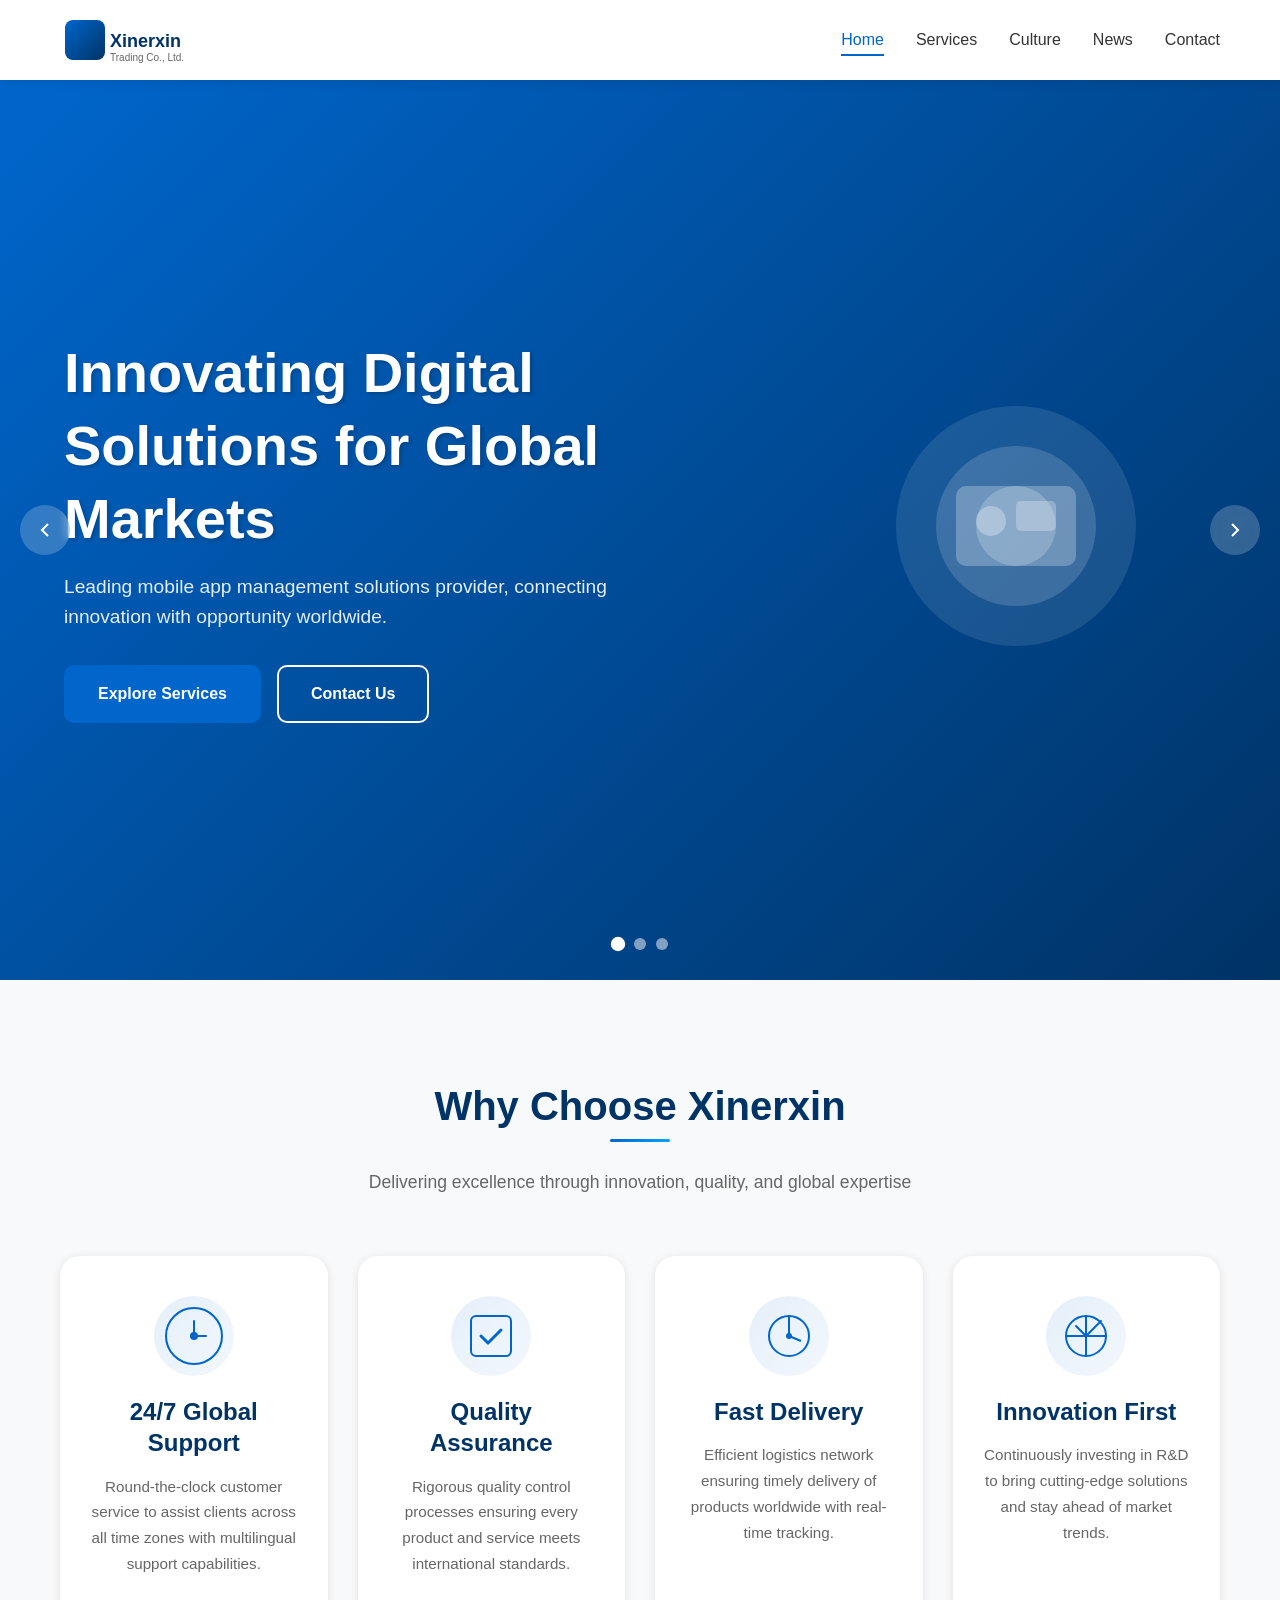
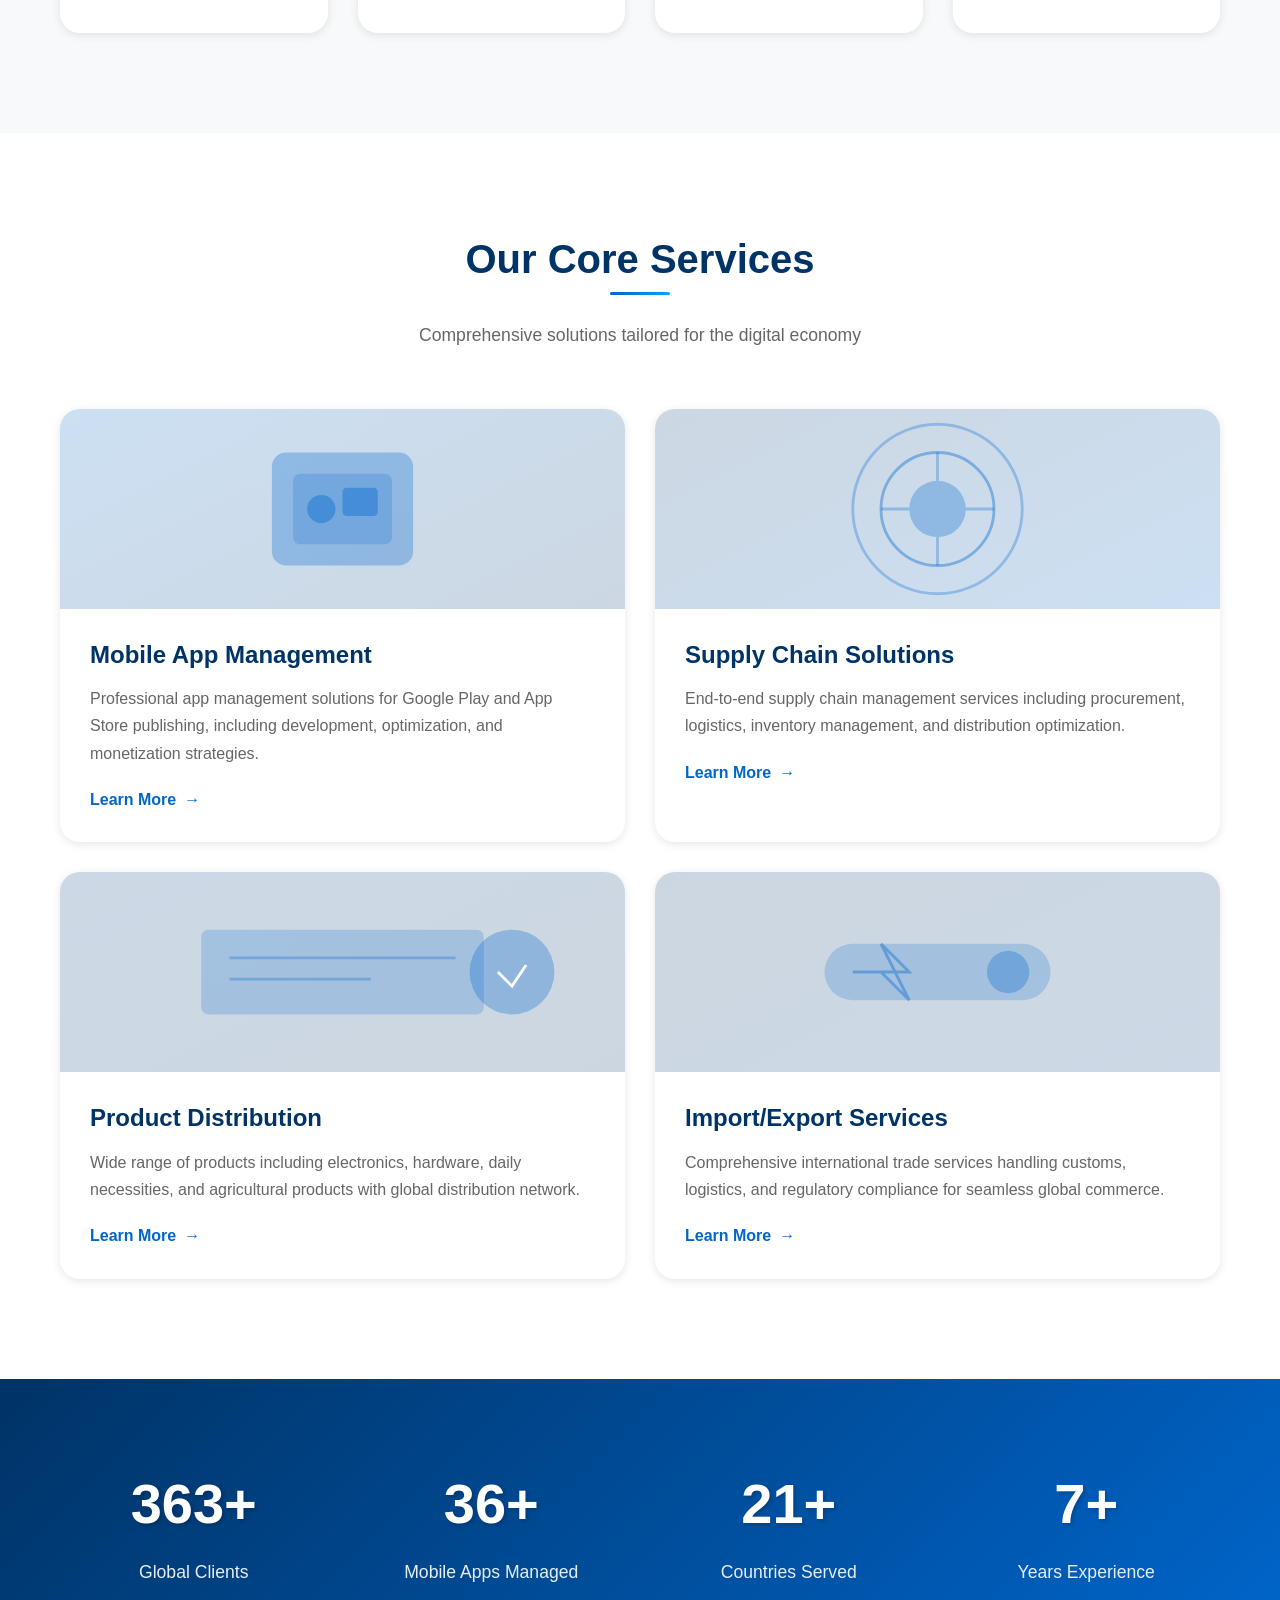
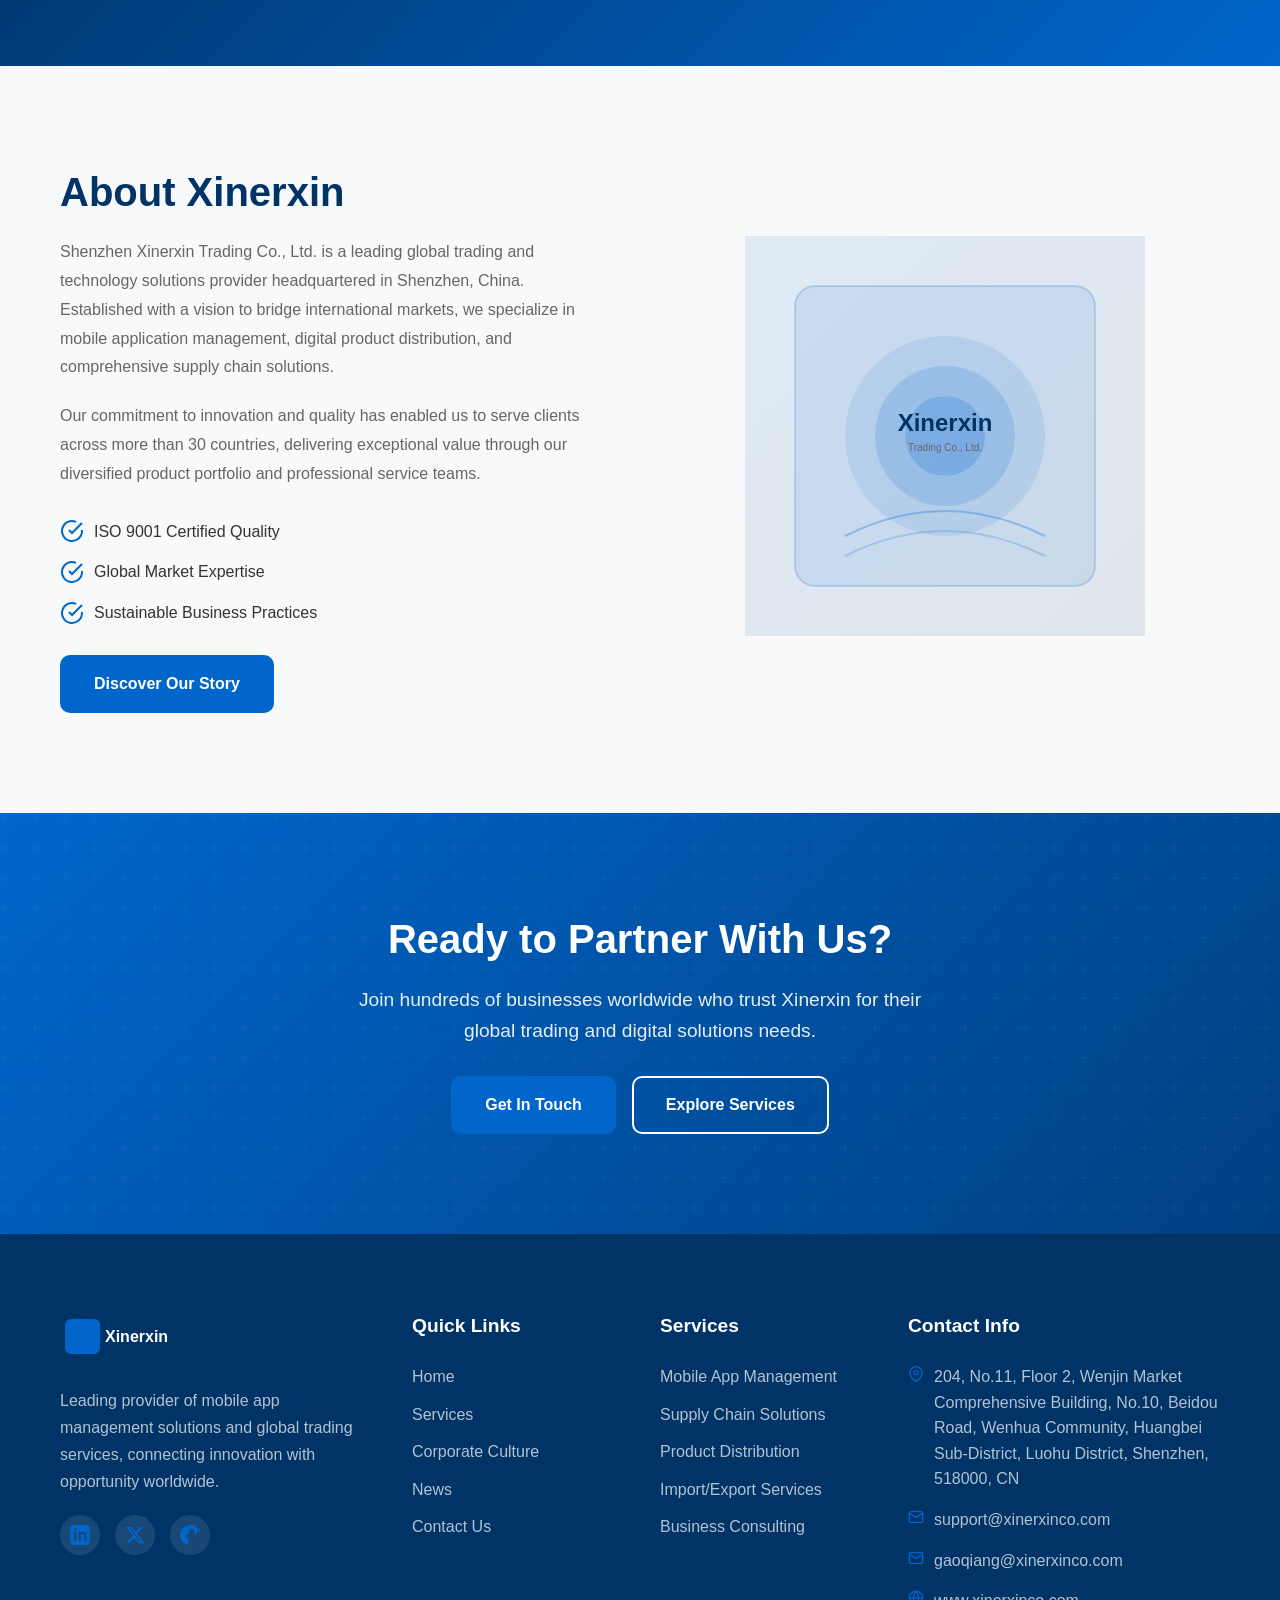
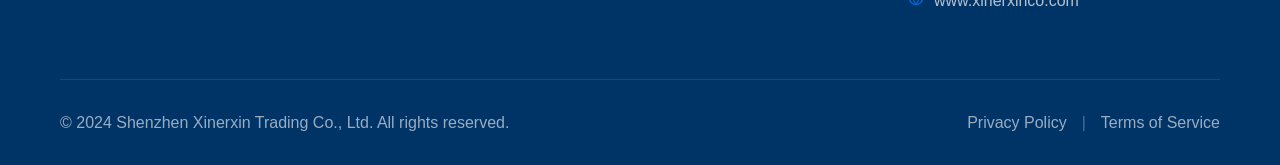
<file: index.html>
<!DOCTYPE html>
<html lang="en">
<head>
    <meta charset="UTF-8">
    <meta name="viewport" content="width=device-width, initial-scale=1.0">
    <meta name="description" content="Shenzhen Xinerxin Trading Co., Ltd. - Leading provider of mobile app management solutions, serving global markets with innovative digital products and services.">
    <meta name="keywords" content="mobile app management, app development, Google Play, App Store, digital solutions, supply chain management">
    <meta name="author" content="Shenzhen Xinerxin Trading Co., Ltd.">
    <meta name="robots" content="index, follow">
    <meta property="og:title" content="Shenzhen Xinerxin Trading Co., Ltd.">
    <meta property="og:description" content="Leading provider of mobile app management solutions for global markets">
    <meta property="og:type" content="website">
    <meta property="og:url" content="https://xinerxinco.com">
    <meta property="og:image" content="https://xinerxinco.com/images/og-image.png">
    <meta name="twitter:card" content="summary_large_image">
    <link rel="canonical" href="https://xinerxinco.com">
    <title>Shenzhen Xinerxin Trading Co., Ltd. - Mobile App Management Solutions</title>
    <link rel="stylesheet" href="css/style.css">
    <link rel="alternate" type="application/rss+xml" title="News Feed" href="news.xml">
</head>
<body>
    <!-- Header -->
    <header class="header" id="header">
        <div class="container">
            <div class="logo">
                <svg width="180" height="50" viewBox="0 0 180 50" xmlns="http://www.w3.org/2000/svg">
                    <defs>
                        <linearGradient id="logoGradient" x1="0%" y1="0%" x2="100%" y2="100%">
                            <stop offset="0%" style="stop-color:#0066CC;stop-opacity:1" />
                            <stop offset="100%" style="stop-color:#003366;stop-opacity:1" />
                        </linearGradient>
                    </defs>
                    <rect x="5" y="5" width="40" height="40" rx="8" fill="url(#logoGradient)"/>
                    <text x="50" y="32" font-family="Arial, sans-serif" font-size="18" font-weight="bold" fill="#003366">Xinerxin</text>
                    <text x="50" y="46" font-family="Arial, sans-serif" font-size="10" fill="#666666">Trading Co., Ltd.</text>
                </svg>
            </div>
            <nav class="nav" id="nav">
                <ul class="nav-list">
                    <li class="nav-item active"><a href="index.html">Home</a></li>
                    <li class="nav-item"><a href="services.html">Services</a></li>
                    <li class="nav-item"><a href="culture.html">Culture</a></li>
                    <li class="nav-item"><a href="news.html">News</a></li>
                    <li class="nav-item"><a href="contact.html">Contact</a></li>
                </ul>
            </nav>
            <button class="nav-toggle" id="navToggle" aria-label="Toggle navigation">
                <svg width="24" height="24" viewBox="0 0 24 24" fill="none" stroke="currentColor" stroke-width="2">
                    <line x1="3" y1="6" x2="21" y2="6"/>
                    <line x1="3" y1="12" x2="21" y2="12"/>
                    <line x1="3" y1="18" x2="21" y2="18"/>
                </svg>
            </button>
        </div>
    </header>

    <!-- Hero Section -->
    <section class="hero" id="hero">
        <div class="hero-slider" id="heroSlider">
            <div class="hero-slide active" style="background: linear-gradient(135deg, #0066CC 0%, #003366 100%);">
                <div class="hero-content">
                    <h1 class="animate-fade-in">Innovating Digital Solutions for Global Markets</h1>
                    <p class="animate-fade-in-delay">Leading mobile app management solutions provider, connecting innovation with opportunity worldwide.</p>
                    <div class="hero-buttons animate-fade-in-delay-2">
                        <a href="services.html" class="btn btn-primary">Explore Services</a>
                        <a href="contact.html" class="btn btn-secondary">Contact Us</a>
                    </div>
                </div>
                <div class="hero-visual">
                    <svg width="400" height="300" viewBox="0 0 400 300" class="animate-float">
                        <circle cx="200" cy="150" r="120" fill="rgba(255,255,255,0.1)"/>
                        <circle cx="200" cy="150" r="80" fill="rgba(255,255,255,0.15)"/>
                        <circle cx="200" cy="150" r="40" fill="rgba(255,255,255,0.2)"/>
                        <rect x="140" y="110" width="120" height="80" rx="10" fill="rgba(255,255,255,0.25)"/>
                        <circle cx="175" cy="145" r="15" fill="rgba(255,255,255,0.3)"/>
                        <rect x="200" y="125" width="40" height="30" rx="5" fill="rgba(255,255,255,0.25)"/>
                    </svg>
                </div>
            </div>
            <div class="hero-slide" style="background: linear-gradient(135deg, #003366 0%, #001a33 100%);">
                <div class="hero-content">
                    <h1 class="animate-fade-in">Powerful Mobile App Management Platform</h1>
                    <p class="animate-fade-in-delay">Comprehensive tools to manage, publish, and optimize your mobile applications across global app stores.</p>
                    <div class="hero-buttons animate-fade-in-delay-2">
                        <a href="services.html" class="btn btn-primary">Learn More</a>
                        <a href="contact.html" class="btn btn-secondary">Get Started</a>
                    </div>
                </div>
                <div class="hero-visual">
                    <svg width="400" height="300" viewBox="0 0 400 300" class="animate-float">
                        <rect x="80" y="80" width="100" height="160" rx="15" fill="rgba(255,255,255,0.2)"/>
                        <rect x="90" y="95" width="80" height="120" rx="5" fill="rgba(255,255,255,0.1)"/>
                        <circle cx="130" cy="235" r="8" fill="rgba(255,255,255,0.15)"/>
                        <rect x="200" y="100" width="120" height="80" rx="10" fill="rgba(255,255,255,0.15)"/>
                        <rect x="210" y="110" width="100" height="60" rx="5" fill="rgba(255,255,255,0.1)"/>
                        <polygon points="260,200 300,200 280,240" fill="rgba(255,255,255,0.15)"/>
                    </svg>
                </div>
            </div>
            <div class="hero-slide" style="background: linear-gradient(135deg, #004080 0%, #00264d 100%);">
                <div class="hero-content">
                    <h1 class="animate-fade-in">Global Trade, Local Excellence</h1>
                    <p class="animate-fade-in-delay">Bridging international markets with quality products and seamless supply chain solutions.</p>
                    <div class="hero-buttons animate-fade-in-delay-2">
                        <a href="services.html" class="btn btn-primary">Our Products</a>
                        <a href="contact.html" class="btn btn-secondary">Partner With Us</a>
                    </div>
                </div>
                <div class="hero-visual">
                    <svg width="400" height="300" viewBox="0 0 400 300" class="animate-float">
                        <circle cx="100" cy="150" r="40" fill="rgba(255,255,255,0.15)"/>
                        <line x1="140" y1="150" x2="200" y2="150" stroke="rgba(255,255,255,0.2)" stroke-width="3" stroke-dasharray="5,5"/>
                        <circle cx="260" cy="150" r="40" fill="rgba(255,255,255,0.15)"/>
                        <line x1="300" y1="150" x2="340" y2="150" stroke="rgba(255,255,255,0.2)" stroke-width="3" stroke-dasharray="5,5"/>
                        <polygon points="340,130 370,150 340,170" fill="rgba(255,255,255,0.15)"/>
                    </svg>
                </div>
            </div>
        </div>
        <div class="hero-nav">
            <button class="hero-nav-btn active" data-slide="0"></button>
            <button class="hero-nav-btn" data-slide="1"></button>
            <button class="hero-nav-btn" data-slide="2"></button>
        </div>
        <button class="hero-prev" id="heroPrev">
            <svg width="24" height="24" viewBox="0 0 24 24" fill="none" stroke="currentColor" stroke-width="2">
                <polyline points="15,18 9,12 15,6"/>
            </svg>
        </button>
        <button class="hero-next" id="heroNext">
            <svg width="24" height="24" viewBox="0 0 24 24" fill="none" stroke="currentColor" stroke-width="2">
                <polyline points="9,18 15,12 9,6"/>
            </svg>
        </button>
    </section>

    <!-- Features Section -->
    <section class="features" id="features">
        <div class="container">
            <div class="section-header">
                <h2 class="animate-on-scroll">Why Choose Xinerxin</h2>
                <p class="animate-on-scroll">Delivering excellence through innovation, quality, and global expertise</p>
            </div>
            <div class="features-grid">
                <div class="feature-card animate-on-scroll">
                    <div class="feature-icon">
                        <svg width="60" height="60" viewBox="0 0 60 60" fill="none">
                            <circle cx="30" cy="30" r="28" stroke="#0066CC" stroke-width="2"/>
                            <path d="M30 15 L30 30 L42 30" stroke="#0066CC" stroke-width="2" stroke-linecap="round"/>
                            <circle cx="30" cy="30" r="4" fill="#0066CC"/>
                        </svg>
                    </div>
                    <h3>24/7 Global Support</h3>
                    <p>Round-the-clock customer service to assist clients across all time zones with multilingual support capabilities.</p>
                </div>
                <div class="feature-card animate-on-scroll">
                    <div class="feature-icon">
                        <svg width="60" height="60" viewBox="0 0 60 60" fill="none">
                            <rect x="10" y="10" width="40" height="40" rx="5" stroke="#0066CC" stroke-width="2"/>
                            <path d="M20 30 L27 37 L40 24" stroke="#0066CC" stroke-width="3" stroke-linecap="round" stroke-linejoin="round"/>
                        </svg>
                    </div>
                    <h3>Quality Assurance</h3>
                    <p>Rigorous quality control processes ensuring every product and service meets international standards.</p>
                </div>
                <div class="feature-card animate-on-scroll">
                    <div class="feature-icon">
                        <svg width="60" height="60" viewBox="0 0 60 60" fill="none">
                            <circle cx="30" cy="30" r="20" stroke="#0066CC" stroke-width="2"/>
                            <path d="M30 10 L30 30 L42 35" stroke="#0066CC" stroke-width="2"/>
                            <circle cx="30" cy="30" r="3" fill="#0066CC"/>
                        </svg>
                    </div>
                    <h3>Fast Delivery</h3>
                    <p>Efficient logistics network ensuring timely delivery of products worldwide with real-time tracking.</p>
                </div>
                <div class="feature-card animate-on-scroll">
                    <div class="feature-icon">
                        <svg width="60" height="60" viewBox="0 0 60 60" fill="none">
                            <path d="M30 10 L30 50 M10 30 L50 30" stroke="#0066CC" stroke-width="2"/>
                            <circle cx="30" cy="30" r="20" stroke="#0066CC" stroke-width="2"/>
                            <path d="M20 20 L30 30 L45 15" stroke="#0066CC" stroke-width="2" stroke-linecap="round"/>
                        </svg>
                    </div>
                    <h3>Innovation First</h3>
                    <p>Continuously investing in R&D to bring cutting-edge solutions and stay ahead of market trends.</p>
                </div>
            </div>
        </div>
    </section>

    <!-- Services Preview -->
    <section class="services-preview" id="servicesPreview">
        <div class="container">
            <div class="section-header">
                <h2 class="animate-on-scroll">Our Core Services</h2>
                <p class="animate-on-scroll">Comprehensive solutions tailored for the digital economy</p>
            </div>
            <div class="services-grid">
                <div class="service-card animate-on-scroll">
                    <div class="service-image">
                        <svg width="100%" height="200" viewBox="0 0 400 200" preserveAspectRatio="xMidYMid slice">
                            <defs>
                                <linearGradient id="serviceGrad1" x1="0%" y1="0%" x2="100%" y2="100%">
                                    <stop offset="0%" style="stop-color:#0066CC;stop-opacity:0.2" />
                                    <stop offset="100%" style="stop-color:#003366;stop-opacity:0.2" />
                                </linearGradient>
                            </defs>
                            <rect width="400" height="200" fill="url(#serviceGrad1)"/>
                            <rect x="150" y="60" width="100" height="80" rx="10" fill="rgba(0,102,204,0.3)"/>
                            <rect x="165" y="75" width="70" height="50" rx="5" fill="rgba(0,102,204,0.2)"/>
                            <circle cx="185" cy="100" r="10" fill="rgba(0,102,204,0.4)"/>
                            <rect x="200" y="85" width="25" height="20" rx="3" fill="rgba(0,102,204,0.4)"/>
                        </svg>
                    </div>
                    <div class="service-content">
                        <h3>Mobile App Management</h3>
                        <p>Professional app management solutions for Google Play and App Store publishing, including development, optimization, and monetization strategies.</p>
                        <a href="services.html#mobile-apps" class="btn-text">Learn More <span>→</span></a>
                    </div>
                </div>
                <div class="service-card animate-on-scroll">
                    <div class="service-image">
                        <svg width="100%" height="200" viewBox="0 0 400 200" preserveAspectRatio="xMidYMid slice">
                            <defs>
                                <linearGradient id="serviceGrad2" x1="0%" y1="0%" x2="100%" y2="100%">
                                    <stop offset="0%" style="stop-color:#003366;stop-opacity:0.2" />
                                    <stop offset="100%" style="stop-color:#0066CC;stop-opacity:0.2" />
                                </linearGradient>
                            </defs>
                            <rect width="400" height="200" fill="url(#serviceGrad2)"/>
                            <circle cx="200" cy="100" r="60" stroke="rgba(0,102,204,0.3)" stroke-width="2" fill="none"/>
                            <circle cx="200" cy="100" r="40" stroke="rgba(0,102,204,0.4)" stroke-width="2" fill="none"/>
                            <circle cx="200" cy="100" r="20" fill="rgba(0,102,204,0.3)"/>
                            <path d="M200 60 L200 80 M200 120 L200 140 M160 100 L180 100 M220 100 L240 100" stroke="rgba(0,102,204,0.3)" stroke-width="2"/>
                        </svg>
                    </div>
                    <div class="service-content">
                        <h3>Supply Chain Solutions</h3>
                        <p>End-to-end supply chain management services including procurement, logistics, inventory management, and distribution optimization.</p>
                        <a href="services.html#supply-chain" class="btn-text">Learn More <span>→</span></a>
                    </div>
                </div>
                <div class="service-card animate-on-scroll">
                    <div class="service-image">
                        <svg width="100%" height="200" viewBox="0 0 400 200" preserveAspectRatio="xMidYMid slice">
                            <defs>
                                <linearGradient id="serviceGrad3" x1="0%" y1="0%" x2="100%" y2="100%">
                                    <stop offset="0%" style="stop-color:#004080;stop-opacity:0.2" />
                                    <stop offset="100%" style="stop-color:#003366;stop-opacity:0.2" />
                                </linearGradient>
                            </defs>
                            <rect width="400" height="200" fill="url(#serviceGrad3)"/>
                            <rect x="100" y="70" width="200" height="60" rx="5" fill="rgba(0,102,204,0.2)"/>
                            <line x1="120" y1="90" x2="280" y2="90" stroke="rgba(0,102,204,0.3)" stroke-width="2"/>
                            <line x1="120" y1="105" x2="220" y2="105" stroke="rgba(0,102,204,0.3)" stroke-width="2"/>
                            <circle cx="320" cy="100" r="30" fill="rgba(0,102,204,0.3)"/>
                            <path d="M310 100 L320 110 L330 95" stroke="white" stroke-width="2" fill="none"/>
                        </svg>
                    </div>
                    <div class="service-content">
                        <h3>Product Distribution</h3>
                        <p>Wide range of products including electronics, hardware, daily necessities, and agricultural products with global distribution network.</p>
                        <a href="services.html#distribution" class="btn-text">Learn More <span>→</span></a>
                    </div>
                </div>
                <div class="service-card animate-on-scroll">
                    <div class="service-image">
                        <svg width="100%" height="200" viewBox="0 0 400 200" preserveAspectRatio="xMidYMid slice">
                            <defs>
                                <linearGradient id="serviceGrad4" x1="0%" y1="0%" x2="100%" y2="100%">
                                    <stop offset="0%" style="stop-color:#003366;stop-opacity:0.2" />
                                    <stop offset="100%" style="stop-color:#004080;stop-opacity:0.2" />
                                </linearGradient>
                            </defs>
                            <rect width="400" height="200" fill="url(#serviceGrad4)"/>
                            <rect x="120" y="80" width="160" height="40" rx="20" fill="rgba(0,102,204,0.2)"/>
                            <path d="M140 100 L180 100 L160 80 L180 120 L160 100" stroke="rgba(0,102,204,0.4)" stroke-width="2" fill="none"/>
                            <circle cx="250" cy="100" r="15" fill="rgba(0,102,204,0.3)"/>
                        </svg>
                    </div>
                    <div class="service-content">
                        <h3>Import/Export Services</h3>
                        <p>Comprehensive international trade services handling customs, logistics, and regulatory compliance for seamless global commerce.</p>
                        <a href="services.html#trade" class="btn-text">Learn More <span>→</span></a>
                    </div>
                </div>
            </div>
        </div>
    </section>

    <!-- Stats Section -->
    <section class="stats" id="stats">
        <div class="container">
            <div class="stats-grid">
                <div class="stat-item animate-counter" data-target="500" data-suffix="+">
                    <div class="stat-number">0</div>
                    <div class="stat-label">Global Clients</div>
                </div>
                <div class="stat-item animate-counter" data-target="50" data-suffix="+">
                    <div class="stat-number">0</div>
                    <div class="stat-label">Mobile Apps Managed</div>
                </div>
                <div class="stat-item animate-counter" data-target="30" data-suffix="+">
                    <div class="stat-number">0</div>
                    <div class="stat-label">Countries Served</div>
                </div>
                <div class="stat-item animate-counter" data-target="10" data-suffix="+">
                    <div class="stat-number">0</div>
                    <div class="stat-label">Years Experience</div>
                </div>
            </div>
        </div>
    </section>

    <!-- About Preview -->
    <section class="about-preview" id="aboutPreview">
        <div class="container">
            <div class="about-grid">
                <div class="about-content animate-on-scroll">
                    <h2>About Xinerxin</h2>
                    <p>Shenzhen Xinerxin Trading Co., Ltd. is a leading global trading and technology solutions provider headquartered in Shenzhen, China. Established with a vision to bridge international markets, we specialize in mobile application management, digital product distribution, and comprehensive supply chain solutions.</p>
                    <p>Our commitment to innovation and quality has enabled us to serve clients across more than 30 countries, delivering exceptional value through our diversified product portfolio and professional service teams.</p>
                    <div class="about-features">
                        <div class="about-feature">
                            <svg width="24" height="24" viewBox="0 0 24 24" fill="none" stroke="#0066CC" stroke-width="2">
                                <path d="M22 11.08V12a10 10 0 1 1-5.93-9.14"/>
                                <polyline points="22 4 12 14.01 9 11.01"/>
                            </svg>
                            <span>ISO 9001 Certified Quality</span>
                        </div>
                        <div class="about-feature">
                            <svg width="24" height="24" viewBox="0 0 24 24" fill="none" stroke="#0066CC" stroke-width="2">
                                <path d="M22 11.08V12a10 10 0 1 1-5.93-9.14"/>
                                <polyline points="22 4 12 14.01 9 11.01"/>
                            </svg>
                            <span>Global Market Expertise</span>
                        </div>
                        <div class="about-feature">
                            <svg width="24" height="24" viewBox="0 0 24 24" fill="none" stroke="#0066CC" stroke-width="2">
                                <path d="M22 11.08V12a10 10 0 1 1-5.93-9.14"/>
                                <polyline points="22 4 12 14.01 9 11.01"/>
                            </svg>
                            <span>Sustainable Business Practices</span>
                        </div>
                    </div>
                    <a href="culture.html" class="btn btn-primary">Discover Our Story</a>
                </div>
                <div class="about-visual animate-on-scroll">
                    <svg width="100%" height="400" viewBox="0 0 400 400" preserveAspectRatio="xMidYMid meet">
                        <defs>
                            <linearGradient id="aboutGrad" x1="0%" y1="0%" x2="100%" y2="100%">
                                <stop offset="0%" style="stop-color:#0066CC;stop-opacity:0.1" />
                                <stop offset="100%" style="stop-color:#003366;stop-opacity:0.1" />
                            </linearGradient>
                        </defs>
                        <rect width="400" height="400" fill="url(#aboutGrad)"/>
                        <rect x="50" y="50" width="300" height="300" rx="20" fill="rgba(0,102,204,0.1)" stroke="rgba(0,102,204,0.2)" stroke-width="2"/>
                        <circle cx="200" cy="200" r="100" fill="rgba(0,102,204,0.1)"/>
                        <circle cx="200" cy="200" r="70" fill="rgba(0,102,204,0.15)"/>
                        <circle cx="200" cy="200" r="40" fill="rgba(0,102,204,0.2)"/>
                        <text x="200" y="195" text-anchor="middle" font-family="Arial" font-size="24" font-weight="bold" fill="#003366">Xinerxin</text>
                        <text x="200" y="215" text-anchor="middle" font-family="Arial" font-size="10" fill="#666666">Trading Co., Ltd.</text>
                        <path d="M100 300 Q200 250 300 300" stroke="rgba(0,102,204,0.3)" stroke-width="2" fill="none"/>
                        <path d="M100 320 Q200 270 300 320" stroke="rgba(0,102,204,0.2)" stroke-width="2" fill="none"/>
                    </svg>
                </div>
            </div>
        </div>
    </section>

    <!-- CTA Section -->
    <section class="cta" id="cta">
        <div class="container">
            <div class="cta-content animate-on-scroll">
                <h2>Ready to Partner With Us?</h2>
                <p>Join hundreds of businesses worldwide who trust Xinerxin for their global trading and digital solutions needs.</p>
                <div class="cta-buttons">
                    <a href="contact.html" class="btn btn-primary">Get In Touch</a>
                    <a href="services.html" class="btn btn-secondary">Explore Services</a>
                </div>
            </div>
        </div>
    </section>

    <!-- Footer -->
    <footer class="footer" id="footer">
        <div class="container">
            <div class="footer-grid">
                <div class="footer-col">
                    <div class="footer-logo">
                        <svg width="150" height="45" viewBox="0 0 150 45" xmlns="http://www.w3.org/2000/svg">
                            <rect x="5" y="5" width="35" height="35" rx="6" fill="#0066CC"/>
                            <text x="45" y="28" font-family="Arial, sans-serif" font-size="16" font-weight="bold" fill="#ffffff">Xinerxin</text>
                        </svg>
                    </div>
                    <p>Leading provider of mobile app management solutions and global trading services, connecting innovation with opportunity worldwide.</p>
                    <div class="footer-social">
                        <a href="#" aria-label="LinkedIn">
                            <svg width="20" height="20" viewBox="0 0 24 24" fill="#0066CC">
                                <path d="M19 0h-14c-2.761 0-5 2.239-5 5v14c0 2.761 2.239 5 5 5h14c2.762 0 5-2.239 5-5v-14c0-2.761-2.238-5-5-5zm-11 19h-3v-11h3v11zm-1.5-12.268c-.966 0-1.75-.79-1.75-1.764s.784-1.764 1.75-1.764 1.75.79 1.75 1.764-.783 1.764-1.75 1.764zm13.5 12.268h-3v-5.604c0-3.368-4-3.113-4 0v5.604h-3v-11h3v1.765c1.396-2.586 7-2.777 7 2.476v6.759z"/>
                            </svg>
                        </a>
                        <a href="#" aria-label="Twitter">
                            <svg width="20" height="20" viewBox="0 0 24 24" fill="#0066CC">
                                <path d="M18.244 2.25h3.308l-7.227 8.26 8.502 11.24H16.17l-5.214-6.817L4.99 21.75H1.68l7.73-8.835L1.254 2.25H8.08l4.713 6.231zm-1.161 17.52h1.833L7.084 4.126H5.117z"/>
                            </svg>
                        </a>
                        <a href="#" aria-label="Facebook">
                            <svg width="20" height="20" viewBox="0 0 24 24" fill="#0066CC">
                                <path d="M24 12.073c0-6.627-5.373-12-12-12s-12 5.373-12 12c0 5.99 4.388 10.954 10.125 11.854v-8.385H7.078v-3.47h3.047V9.43c0-3.007 1.792-4.669 4.533-4.669 1.312 0 2.686.235 2.686 2.688v3.08h3.076v-.35c0-3.042 1.853-4.715 4.559-4.715 2.266 0 3.442 1.685 3.442 4.202v3.344h3.141v-3.47h-3.141V23c1.207-.114 2.387-.582 3.271-1.218-.561 0-1.102.238-1.502.632z"/>
                            </svg>
                        </a>
                    </div>
                </div>
                <div class="footer-col">
                    <h4>Quick Links</h4>
                    <ul class="footer-links">
                        <li><a href="index.html">Home</a></li>
                        <li><a href="services.html">Services</a></li>
                        <li><a href="culture.html">Corporate Culture</a></li>
                        <li><a href="news.html">News</a></li>
                        <li><a href="contact.html">Contact Us</a></li>
                    </ul>
                </div>
                <div class="footer-col">
                    <h4>Services</h4>
                    <ul class="footer-links">
                        <li><a href="services.html#mobile-apps">Mobile App Management</a></li>
                        <li><a href="services.html#supply-chain">Supply Chain Solutions</a></li>
                        <li><a href="services.html#distribution">Product Distribution</a></li>
                        <li><a href="services.html#trade">Import/Export Services</a></li>
                        <li><a href="services.html#consulting">Business Consulting</a></li>
                    </ul>
                </div>
                <div class="footer-col">
                    <h4>Contact Info</h4>
                    <div class="footer-contact">
                        <div class="contact-item">
                            <svg width="16" height="16" viewBox="0 0 24 24" fill="none" stroke="#0066CC" stroke-width="2">
                                <path d="M21 10c0 7-9 13-9 13s-9-6-9-13a9 9 0 0 1 18 0z"/>
                                <circle cx="12" cy="10" r="3"/>
                            </svg>
                            <span>204, No.11, Floor 2, Wenjin Market Comprehensive Building, No.10, Beidou Road, Wenhua Community, Huangbei Sub-District, Luohu District, Shenzhen, 518000, CN</span>
                        </div>
                        <div class="contact-item">
                            <svg width="16" height="16" viewBox="0 0 24 24" fill="none" stroke="#0066CC" stroke-width="2">
                                <path d="M4 4h16c1.1 0 2 .9 2 2v12c0 1.1-.9 2-2 2H4c-1.1 0-2-.9-2-2V6c0-1.1.9-2 2-2z"/>
                                <polyline points="22,6 12,13 2,6"/>
                            </svg>
                            <span><a href="mailto:support@xinerxinco.com">support@xinerxinco.com</a></span>
                        </div>
                        <div class="contact-item">
                            <svg width="16" height="16" viewBox="0 0 24 24" fill="none" stroke="#0066CC" stroke-width="2">
                                <path d="M4 4h16c1.1 0 2 .9 2 2v12c0 1.1-.9 2-2 2H4c-1.1 0-2-.9-2-2V6c0-1.1.9-2 2-2z"/>
                                <polyline points="22,6 12,13 2,6"/>
                            </svg>
                            <span><a href="mailto:gaoqiang@xinerxinco.com">gaoqiang@xinerxinco.com</a></span>
                        </div>
                        <div class="contact-item">
                            <svg width="16" height="16" viewBox="0 0 24 24" fill="none" stroke="#0066CC" stroke-width="2">
                                <circle cx="12" cy="12" r="10"/>
                                <line x1="2" y1="12" x2="22" y2="12"/>
                                <path d="M12 2a15.3 15.3 0 0 1 4 10 15.3 15.3 0 0 1-4 10 15.3 15.3 0 0 1-4-10 15.3 15.3 0 0 1 4-10z"/>
                            </svg>
                            <span><a href="https://xinerxinco.com">www.xinerxinco.com</a></span>
                        </div>
                    </div>
                </div>
            </div>
            <div class="footer-bottom">
                <p>&copy; 2024 Shenzhen Xinerxin Trading Co., Ltd. All rights reserved.</p>
                <div class="footer-legal">
                    <a href="privacy.html">Privacy Policy</a>
                    <span>|</span>
                    <a href="terms.html">Terms of Service</a>
                </div>
            </div>
        </div>
    </footer>

    <script src="js/main.js"></script>
</body>
</html>
</file>
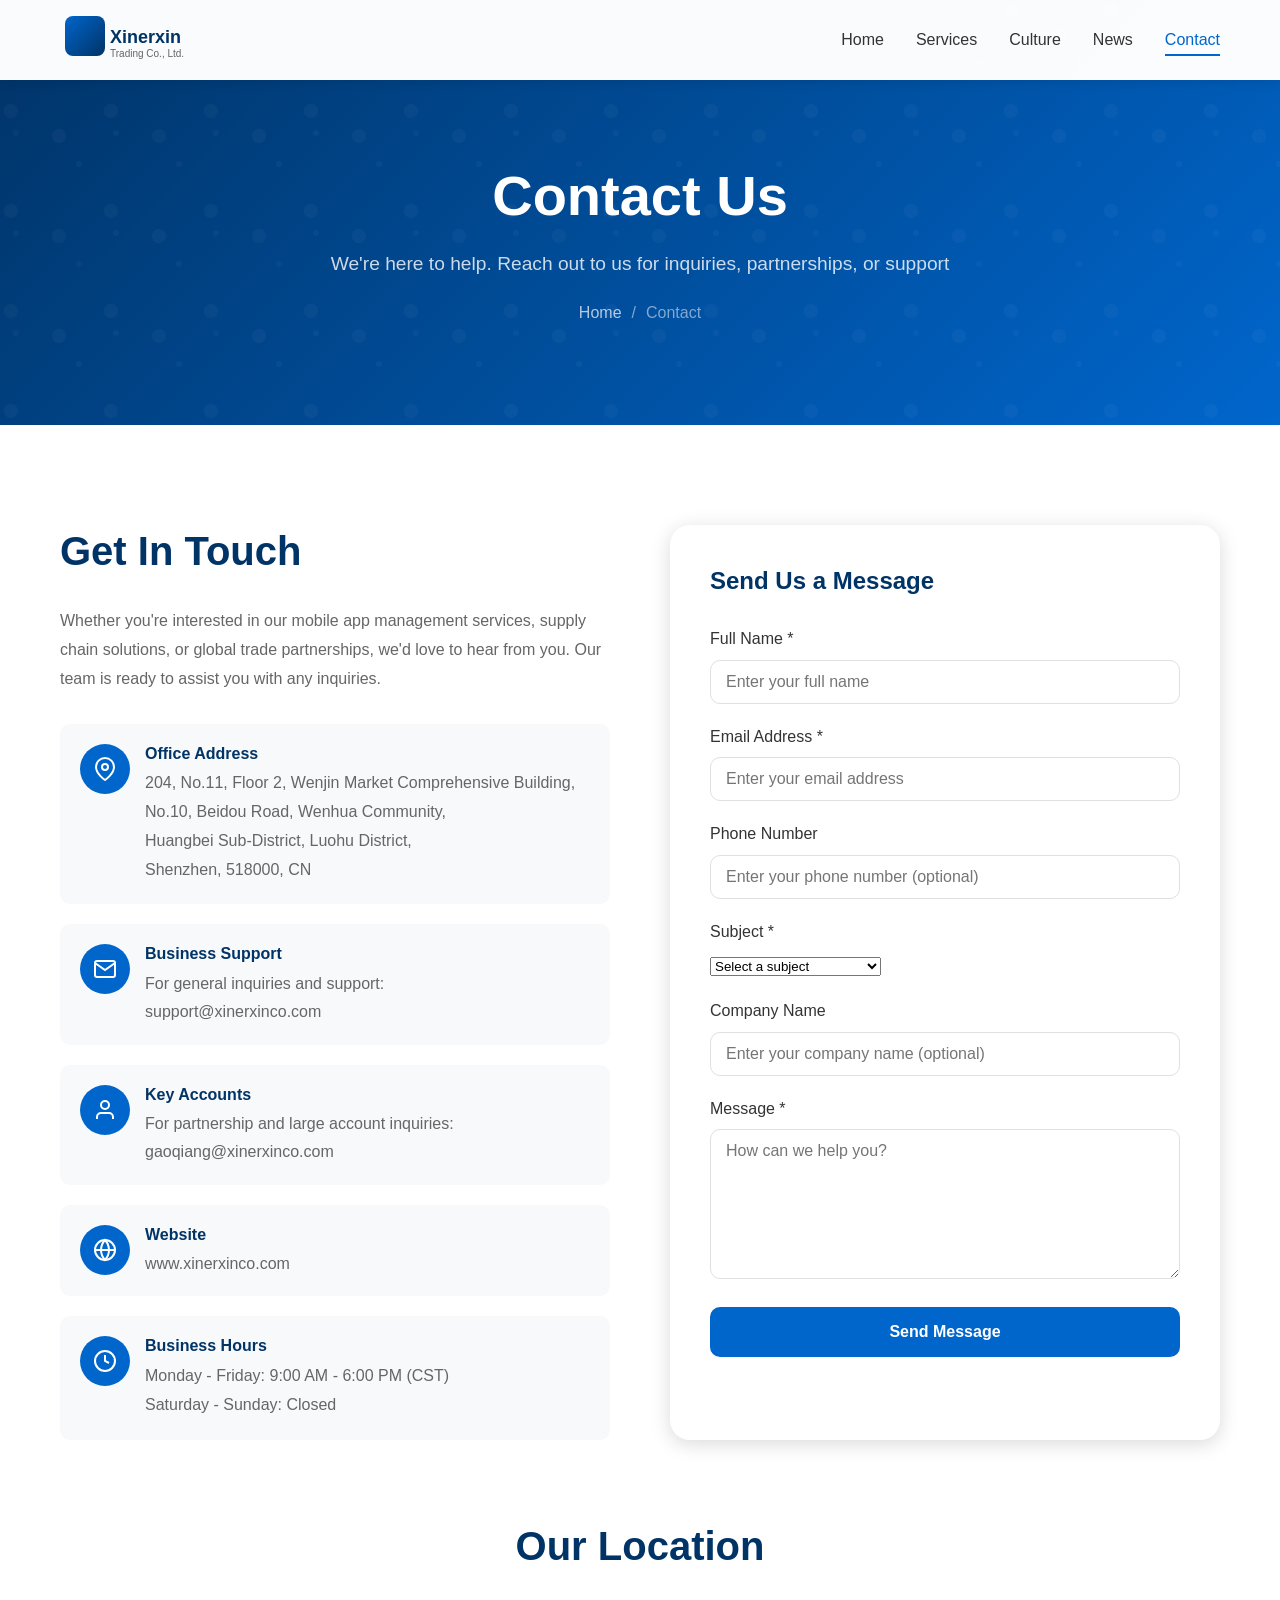
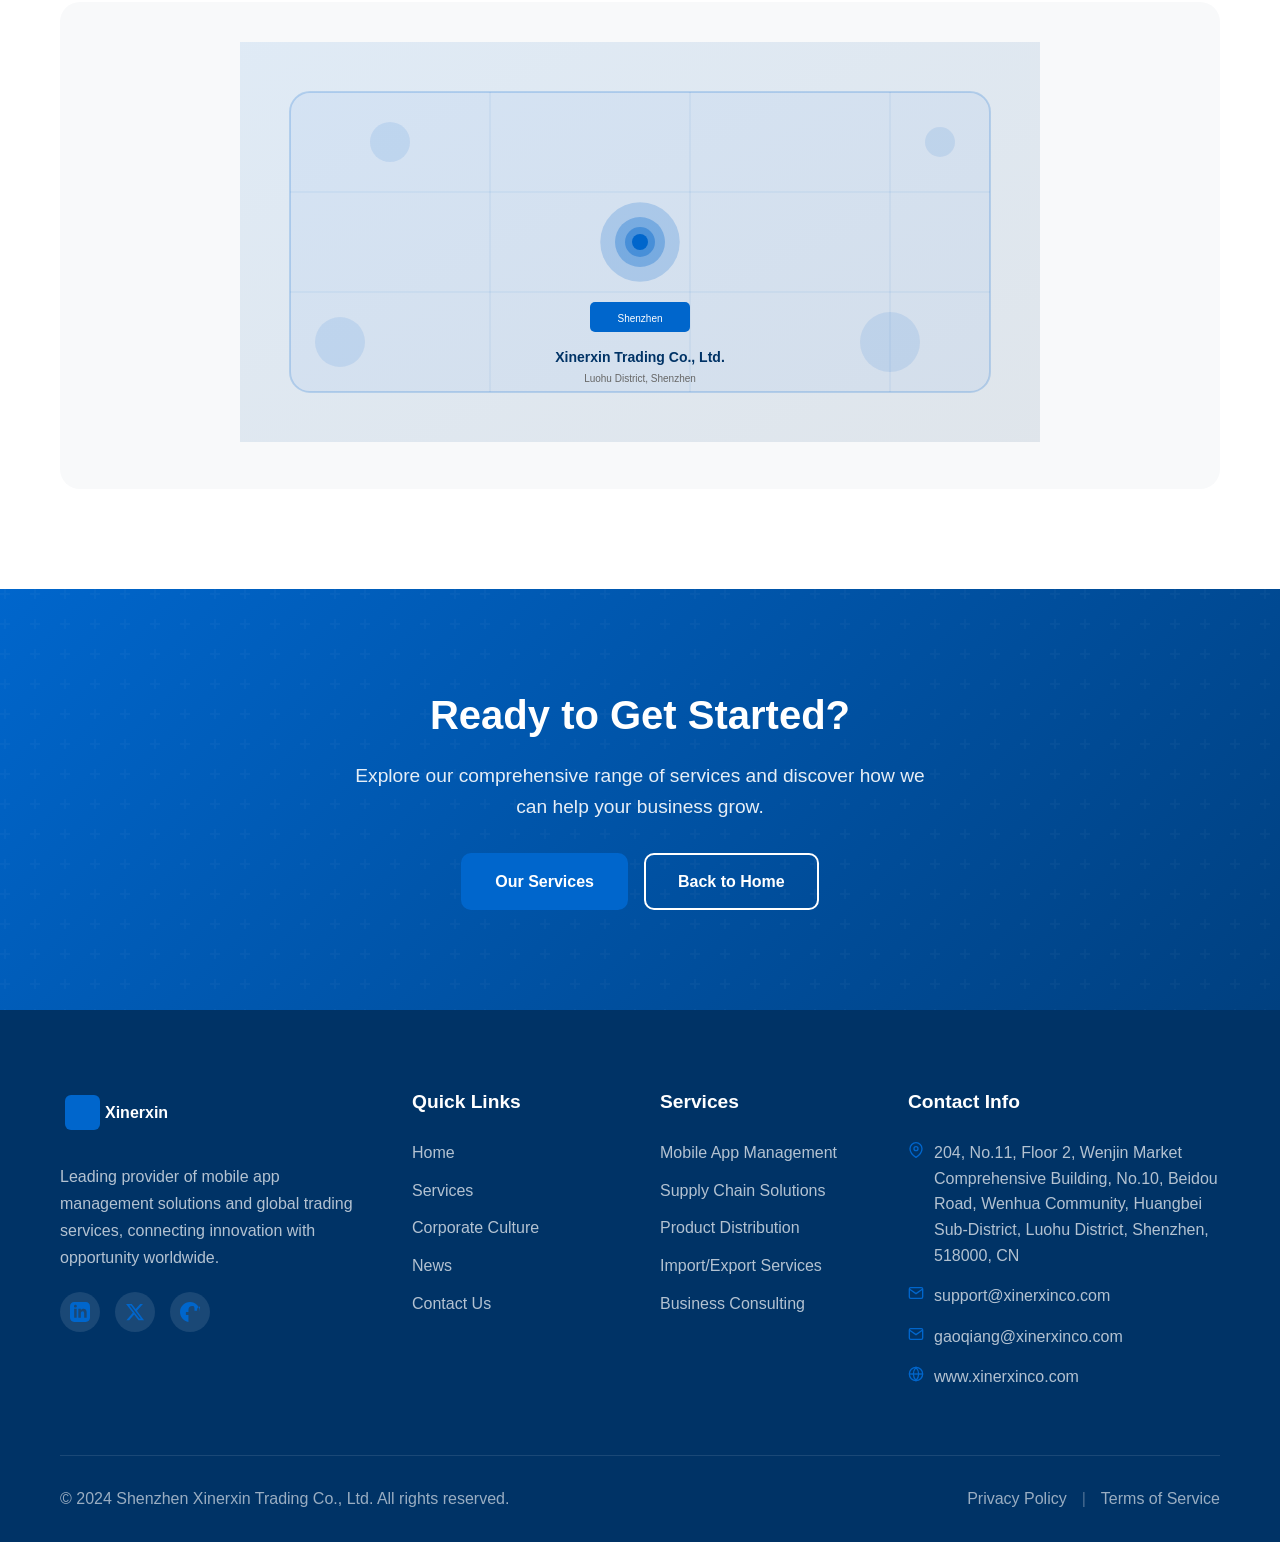
<file: contact.html>
<!DOCTYPE html>
<html lang="en">
<head>
    <meta charset="UTF-8">
    <meta name="viewport" content="width=device-width, initial-scale=1.0">
    <meta name="description" content="Contact Xinerxin Trading Co., Ltd. - Get in touch with our team for mobile app management, supply chain solutions, and global trading inquiries">
    <meta name="keywords" content="contact Xinerxin, mobile app management support, supply chain inquiries, international trade contact">
    <meta name="author" content="Shenzhen Xinerxin Trading Co., Ltd.">
    <meta name="robots" content="index, follow">
    <meta property="og:title" content="Contact Us - Xinerxin Trading Co., Ltd.">
    <meta property="og:description" content="Get in touch with our team for inquiries about our services">
    <meta property="og:type" content="website">
    <meta property="og:url" content="https://xinerxinco.com/contact.html">
    <link rel="canonical" href="https://xinerxinco.com/contact.html">
    <title>Contact Us - Shenzhen Xinerxin Trading Co., Ltd.</title>
    <link rel="stylesheet" href="css/style.css">
</head>
<body>
    <!-- Header -->
    <header class="header" id="header">
        <div class="container">
            <div class="logo">
                <a href="index.html">
                    <svg width="180" height="50" viewBox="0 0 180 50" xmlns="http://www.w3.org/2000/svg">
                        <defs>
                            <linearGradient id="logoGradient" x1="0%" y1="0%" x2="100%" y2="100%">
                                <stop offset="0%" style="stop-color:#0066CC;stop-opacity:1" />
                                <stop offset="100%" style="stop-color:#003366;stop-opacity:1" />
                            </linearGradient>
                        </defs>
                        <rect x="5" y="5" width="40" height="40" rx="8" fill="url(#logoGradient)"/>
                        <text x="50" y="32" font-family="Arial, sans-serif" font-size="18" font-weight="bold" fill="#003366">Xinerxin</text>
                        <text x="50" y="46" font-family="Arial, sans-serif" font-size="10" fill="#666666">Trading Co., Ltd.</text>
                    </svg>
                </a>
            </div>
            <nav class="nav" id="nav">
                <ul class="nav-list">
                    <li class="nav-item"><a href="index.html">Home</a></li>
                    <li class="nav-item"><a href="services.html">Services</a></li>
                    <li class="nav-item"><a href="culture.html">Culture</a></li>
                    <li class="nav-item"><a href="news.html">News</a></li>
                    <li class="nav-item active"><a href="contact.html">Contact</a></li>
                </ul>
            </nav>
            <button class="nav-toggle" id="navToggle" aria-label="Toggle navigation">
                <svg width="24" height="24" viewBox="0 0 24 24" fill="none" stroke="currentColor" stroke-width="2">
                    <line x1="3" y1="6" x2="21" y2="6"/>
                    <line x1="3" y1="12" x2="21" y2="12"/>
                    <line x1="3" y1="18" x2="21" y2="18"/>
                </svg>
            </button>
        </div>
    </header>

    <!-- Page Header -->
    <section class="page-header">
        <div class="container">
            <h1>Contact Us</h1>
            <p>We're here to help. Reach out to us for inquiries, partnerships, or support</p>
            <div class="breadcrumb">
                <a href="index.html">Home</a>
                <span>/</span>
                <span>Contact</span>
            </div>
        </div>
    </section>

    <!-- Contact Section -->
    <section class="contact-section">
        <div class="container">
            <div class="contact-grid">
                <div class="contact-info animate-on-scroll">
                    <h2>Get In Touch</h2>
                    <p>Whether you're interested in our mobile app management services, supply chain solutions, or global trade partnerships, we'd love to hear from you. Our team is ready to assist you with any inquiries.</p>

                    <div class="contact-methods">
                        <div class="contact-method">
                            <div class="contact-method-icon">
                                <svg width="24" height="24" viewBox="0 0 24 24" fill="none" stroke="white" stroke-width="2">
                                    <path d="M21 10c0 7-9 13-9 13s-9-6-9-13a9 9 0 0 1 18 0z"/>
                                    <circle cx="12" cy="10" r="3"/>
                                </svg>
                            </div>
                            <div class="contact-method-content">
                                <h4>Office Address</h4>
                                <p>204, No.11, Floor 2, Wenjin Market Comprehensive Building,<br>
                                No.10, Beidou Road, Wenhua Community,<br>
                                Huangbei Sub-District, Luohu District,<br>
                                Shenzhen, 518000, CN</p>
                            </div>
                        </div>

                        <div class="contact-method">
                            <div class="contact-method-icon">
                                <svg width="24" height="24" viewBox="0 0 24 24" fill="none" stroke="white" stroke-width="2">
                                    <path d="M4 4h16c1.1 0 2 .9 2 2v12c0 1.1-.9 2-2 2H4c-1.1 0-2-.9-2-2V6c0-1.1.9-2 2-2z"/>
                                    <polyline points="22,6 12,13 2,6"/>
                                </svg>
                            </div>
                            <div class="contact-method-content">
                                <h4>Business Support</h4>
                                <p>For general inquiries and support:</p>
                                <a href="mailto:support@xinerxinco.com">support@xinerxinco.com</a>
                            </div>
                        </div>

                        <div class="contact-method">
                            <div class="contact-method-icon">
                                <svg width="24" height="24" viewBox="0 0 24 24" fill="none" stroke="white" stroke-width="2">
                                    <path d="M20 21v-2a4 4 0 0 0-4-4H8a4 4 0 0 0-4 4v2"/>
                                    <circle cx="12" cy="7" r="4"/>
                                </svg>
                            </div>
                            <div class="contact-method-content">
                                <h4>Key Accounts</h4>
                                <p>For partnership and large account inquiries:</p>
                                <a href="mailto:gaoqiang@xinerxinco.com">gaoqiang@xinerxinco.com</a>
                            </div>
                        </div>

                        <div class="contact-method">
                            <div class="contact-method-icon">
                                <svg width="24" height="24" viewBox="0 0 24 24" fill="none" stroke="white" stroke-width="2">
                                    <circle cx="12" cy="12" r="10"/>
                                    <line x1="2" y1="12" x2="22" y2="12"/>
                                    <path d="M12 2a15.3 15.3 0 0 1 4 10 15.3 15.3 0 0 1-4 10 15.3 15.3 0 0 1-4-10 15.3 15.3 0 0 1 4-10z"/>
                                </svg>
                            </div>
                            <div class="contact-method-content">
                                <h4>Website</h4>
                                <a href="https://xinerxinco.com">www.xinerxinco.com</a>
                            </div>
                        </div>

                        <div class="contact-method">
                            <div class="contact-method-icon">
                                <svg width="24" height="24" viewBox="0 0 24 24" fill="none" stroke="white" stroke-width="2">
                                    <circle cx="12" cy="12" r="10"/>
                                    <polyline points="12 6 12 12 16 14"/>
                                </svg>
                            </div>
                            <div class="contact-method-content">
                                <h4>Business Hours</h4>
                                <p>Monday - Friday: 9:00 AM - 6:00 PM (CST)<br>
                                Saturday - Sunday: Closed</p>
                            </div>
                        </div>
                    </div>
                </div>

                <div class="contact-form-wrapper animate-on-scroll">
                    <h3>Send Us a Message</h3>
                    <form id="contactForm" action="#" method="POST">
                        <div class="form-group">
                            <label for="name">Full Name *</label>
                            <input type="text" id="name" name="name" placeholder="Enter your full name" required>
                        </div>

                        <div class="form-group">
                            <label for="email">Email Address *</label>
                            <input type="email" id="email" name="email" placeholder="Enter your email address" required>
                        </div>

                        <div class="form-group">
                            <label for="phone">Phone Number</label>
                            <input type="tel" id="phone" name="phone" placeholder="Enter your phone number (optional)">
                        </div>

                        <div class="form-group">
                            <label for="subject">Subject *</label>
                            <select id="subject" name="subject" required>
                                <option value="">Select a subject</option>
                                <option value="mobile-apps">Mobile App Management</option>
                                <option value="supply-chain">Supply Chain Solutions</option>
                                <option value="distribution">Product Distribution</option>
                                <option value="trade">Import/Export Services</option>
                                <option value="consulting">Business Consulting</option>
                                <option value="partnership">Partnership Inquiry</option>
                                <option value="support">General Support</option>
                                <option value="other">Other</option>
                            </select>
                        </div>

                        <div class="form-group">
                            <label for="company">Company Name</label>
                            <input type="text" id="company" name="company" placeholder="Enter your company name (optional)">
                        </div>

                        <div class="form-group">
                            <label for="message">Message *</label>
                            <textarea id="message" name="message" rows="6" placeholder="How can we help you?" required></textarea>
                        </div>

                        <button type="submit" class="btn btn-primary form-submit">Send Message</button>
                    </form>
                </div>
            </div>

            <!-- Map Section -->
            <div style="margin-top: 80px; text-align: center;" class="animate-on-scroll">
                <h2 style="margin-bottom: 30px;">Our Location</h2>
                <div style="background: var(--bg-light); padding: 40px; border-radius: var(--border-radius-lg);">
                    <svg width="100%" height="400" viewBox="0 0 800 400" preserveAspectRatio="xMidYMid meet">
                        <defs>
                            <linearGradient id="mapGrad" x1="0%" y1="0%" x2="100%" y2="100%">
                                <stop offset="0%" style="stop-color:#0066CC;stop-opacity:0.1" />
                                <stop offset="100%" style="stop-color:#003366;stop-opacity:0.1" />
                            </linearGradient>
                        </defs>
                        <rect width="800" height="400" fill="url(#mapGrad)"/>
                        <rect x="50" y="50" width="700" height="300" rx="20" fill="rgba(0,102,204,0.05)" stroke="rgba(0,102,204,0.2)" stroke-width="2"/>
                        
                        <!-- Grid lines -->
                        <line x1="50" y1="150" x2="750" y2="150" stroke="rgba(0,102,204,0.1)" stroke-width="1"/>
                        <line x1="50" y1="250" x2="750" y2="250" stroke="rgba(0,102,204,0.1)" stroke-width="1"/>
                        <line x1="250" y1="50" x2="250" y2="350" stroke="rgba(0,102,204,0.1)" stroke-width="1"/>
                        <line x1="450" y1="50" x2="450" y2="350" stroke="rgba(0,102,204,0.1)" stroke-width="1"/>
                        <line x1="650" y1="50" x2="650" y2="350" stroke="rgba(0,102,204,0.1)" stroke-width="1"/>
                        
                        <!-- Location marker -->
                        <circle cx="400" cy="200" r="40" fill="rgba(0,102,204,0.2)">
                            <animate attributeName="r" values="30;50;30" dur="2s" repeatCount="indefinite"/>
                        </circle>
                        <circle cx="400" cy="200" r="25" fill="rgba(0,102,204,0.3)"/>
                        <circle cx="400" cy="200" r="15" fill="rgba(0,102,204,0.4)"/>
                        <circle cx="400" cy="200" r="8" fill="#0066CC"/>
                        
                        <!-- Location label -->
                        <rect x="350" y="260" width="100" height="30" rx="5" fill="#0066CC"/>
                        <text x="400" y="280" text-anchor="middle" font-family="Arial" font-size="10" fill="white">Shenzhen</text>
                        
                        <!-- Company name -->
                        <text x="400" y="320" text-anchor="middle" font-family="Arial" font-size="14" font-weight="bold" fill="#003366">Xinerxin Trading Co., Ltd.</text>
                        <text x="400" y="340" text-anchor="middle" font-family="Arial" font-size="10" fill="#666666">Luohu District, Shenzhen</text>
                        
                        <!-- Decorative elements -->
                        <circle cx="150" cy="100" r="20" fill="rgba(0,102,204,0.1)"/>
                        <circle cx="650" cy="300" r="30" fill="rgba(0,102,204,0.1)"/>
                        <circle cx="700" cy="100" r="15" fill="rgba(0,102,204,0.1)"/>
                        <circle cx="100" cy="300" r="25" fill="rgba(0,102,204,0.1)"/>
                    </svg>
                </div>
            </div>
        </div>
    </section>

    <!-- CTA Section -->
    <section class="cta">
        <div class="container">
            <div class="cta-content animate-on-scroll">
                <h2>Ready to Get Started?</h2>
                <p>Explore our comprehensive range of services and discover how we can help your business grow.</p>
                <div class="cta-buttons">
                    <a href="services.html" class="btn btn-primary">Our Services</a>
                    <a href="index.html" class="btn btn-secondary">Back to Home</a>
                </div>
            </div>
        </div>
    </section>

    <!-- Footer -->
    <footer class="footer">
        <div class="container">
            <div class="footer-grid">
                <div class="footer-col">
                    <div class="footer-logo">
                        <svg width="150" height="45" viewBox="0 0 150 45" xmlns="http://www.w3.org/2000/svg">
                            <rect x="5" y="5" width="35" height="35" rx="6" fill="#0066CC"/>
                            <text x="45" y="28" font-family="Arial, sans-serif" font-size="16" font-weight="bold" fill="#ffffff">Xinerxin</text>
                        </svg>
                    </div>
                    <p>Leading provider of mobile app management solutions and global trading services, connecting innovation with opportunity worldwide.</p>
                    <div class="footer-social">
                        <a href="#" aria-label="LinkedIn">
                            <svg width="20" height="20" viewBox="0 0 24 24" fill="#0066CC">
                                <path d="M19 0h-14c-2.761 0-5 2.239-5 5v14c0 2.761 2.239 5 5 5h14c2.762 0 5-2.239 5-5v-14c0-2.761-2.238-5-5-5zm-11 19h-3v-11h3v11zm-1.5-12.268c-.966 0-1.75-.79-1.75-1.764s.784-1.764 1.75-1.764 1.75.79 1.75 1.764-.783 1.764-1.75 1.764zm13.5 12.268h-3v-5.604c0-3.368-4-3.113-4 0v5.604h-3v-11h3v1.765c1.396-2.586 7-2.777 7 2.476v6.759z"/>
                            </svg>
                        </a>
                        <a href="#" aria-label="Twitter">
                            <svg width="20" height="20" viewBox="0 0 24 24" fill="#0066CC">
                                <path d="M18.244 2.25h3.308l-7.227 8.26 8.502 11.24H16.17l-5.214-6.817L4.99 21.75H1.68l7.73-8.835L1.254 2.25H8.08l4.713 6.231zm-1.161 17.52h1.833L7.084 4.126H5.117z"/>
                            </svg>
                        </a>
                        <a href="#" aria-label="Facebook">
                            <svg width="20" height="20" viewBox="0 0 24 24" fill="#0066CC">
                                <path d="M24 12.073c0-6.627-5.373-12-12-12s-12 5.373-12 12c0 5.99 4.388 10.954 10.125 11.854v-8.385H7.078v-3.47h3.047V9.43c0-3.007 1.792-4.669 4.533-4.669 1.312 0 2.686.235 2.686 2.688v3.08h3.076v-.35c0-3.042 1.853-4.715 4.559-4.715 2.266 0 3.442 1.685 3.442 4.202v3.344h3.141v-3.47h-3.141V23c1.207-.114 2.387-.582 3.271-1.218-.561 0-1.102.238-1.502.632z"/>
                            </svg>
                        </a>
                    </div>
                </div>
                <div class="footer-col">
                    <h4>Quick Links</h4>
                    <ul class="footer-links">
                        <li><a href="index.html">Home</a></li>
                        <li><a href="services.html">Services</a></li>
                        <li><a href="culture.html">Corporate Culture</a></li>
                        <li><a href="news.html">News</a></li>
                        <li><a href="contact.html">Contact Us</a></li>
                    </ul>
                </div>
                <div class="footer-col">
                    <h4>Services</h4>
                    <ul class="footer-links">
                        <li><a href="services.html#mobile-apps">Mobile App Management</a></li>
                        <li><a href="services.html#supply-chain">Supply Chain Solutions</a></li>
                        <li><a href="services.html#distribution">Product Distribution</a></li>
                        <li><a href="services.html#trade">Import/Export Services</a></li>
                        <li><a href="services.html#consulting">Business Consulting</a></li>
                    </ul>
                </div>
                <div class="footer-col">
                    <h4>Contact Info</h4>
                    <div class="footer-contact">
                        <div class="contact-item">
                            <svg width="16" height="16" viewBox="0 0 24 24" fill="none" stroke="#0066CC" stroke-width="2">
                                <path d="M21 10c0 7-9 13-9 13s-9-6-9-13a9 9 0 0 1 18 0z"/>
                                <circle cx="12" cy="10" r="3"/>
                            </svg>
                            <span>204, No.11, Floor 2, Wenjin Market Comprehensive Building, No.10, Beidou Road, Wenhua Community, Huangbei Sub-District, Luohu District, Shenzhen, 518000, CN</span>
                        </div>
                        <div class="contact-item">
                            <svg width="16" height="16" viewBox="0 0 24 24" fill="none" stroke="#0066CC" stroke-width="2">
                                <path d="M4 4h16c1.1 0 2 .9 2 2v12c0 1.1-.9 2-2 2H4c-1.1 0-2-.9-2-2V6c0-1.1.9-2 2-2z"/>
                                <polyline points="22,6 12,13 2,6"/>
                            </svg>
                            <span><a href="mailto:support@xinerxinco.com">support@xinerxinco.com</a></span>
                        </div>
                        <div class="contact-item">
                            <svg width="16" height="16" viewBox="0 0 24 24" fill="none" stroke="#0066CC" stroke-width="2">
                                <path d="M4 4h16c1.1 0 2 .9 2 2v12c0 1.1-.9 2-2 2H4c-1.1 0-2-.9-2-2V6c0-1.1.9-2 2-2z"/>
                                <polyline points="22,6 12,13 2,6"/>
                            </svg>
                            <span><a href="mailto:gaoqiang@xinerxinco.com">gaoqiang@xinerxinco.com</a></span>
                        </div>
                        <div class="contact-item">
                            <svg width="16" height="16" viewBox="0 0 24 24" fill="none" stroke="#0066CC" stroke-width="2">
                                <circle cx="12" cy="12" r="10"/>
                                <line x1="2" y1="12" x2="22" y2="12"/>
                                <path d="M12 2a15.3 15.3 0 0 1 4 10 15.3 15.3 0 0 1-4 10 15.3 15.3 0 0 1-4-10 15.3 15.3 0 0 1 4-10z"/>
                            </svg>
                            <span><a href="https://xinerxinco.com">www.xinerxinco.com</a></span>
                        </div>
                    </div>
                </div>
            </div>
            <div class="footer-bottom">
                <p>&copy; 2024 Shenzhen Xinerxin Trading Co., Ltd. All rights reserved.</p>
                <div class="footer-legal">
                    <a href="privacy.html">Privacy Policy</a>
                    <span>|</span>
                    <a href="terms.html">Terms of Service</a>
                </div>
            </div>
        </div>
    </footer>

    <script src="js/main.js"></script>
</body>
</html>
</file>
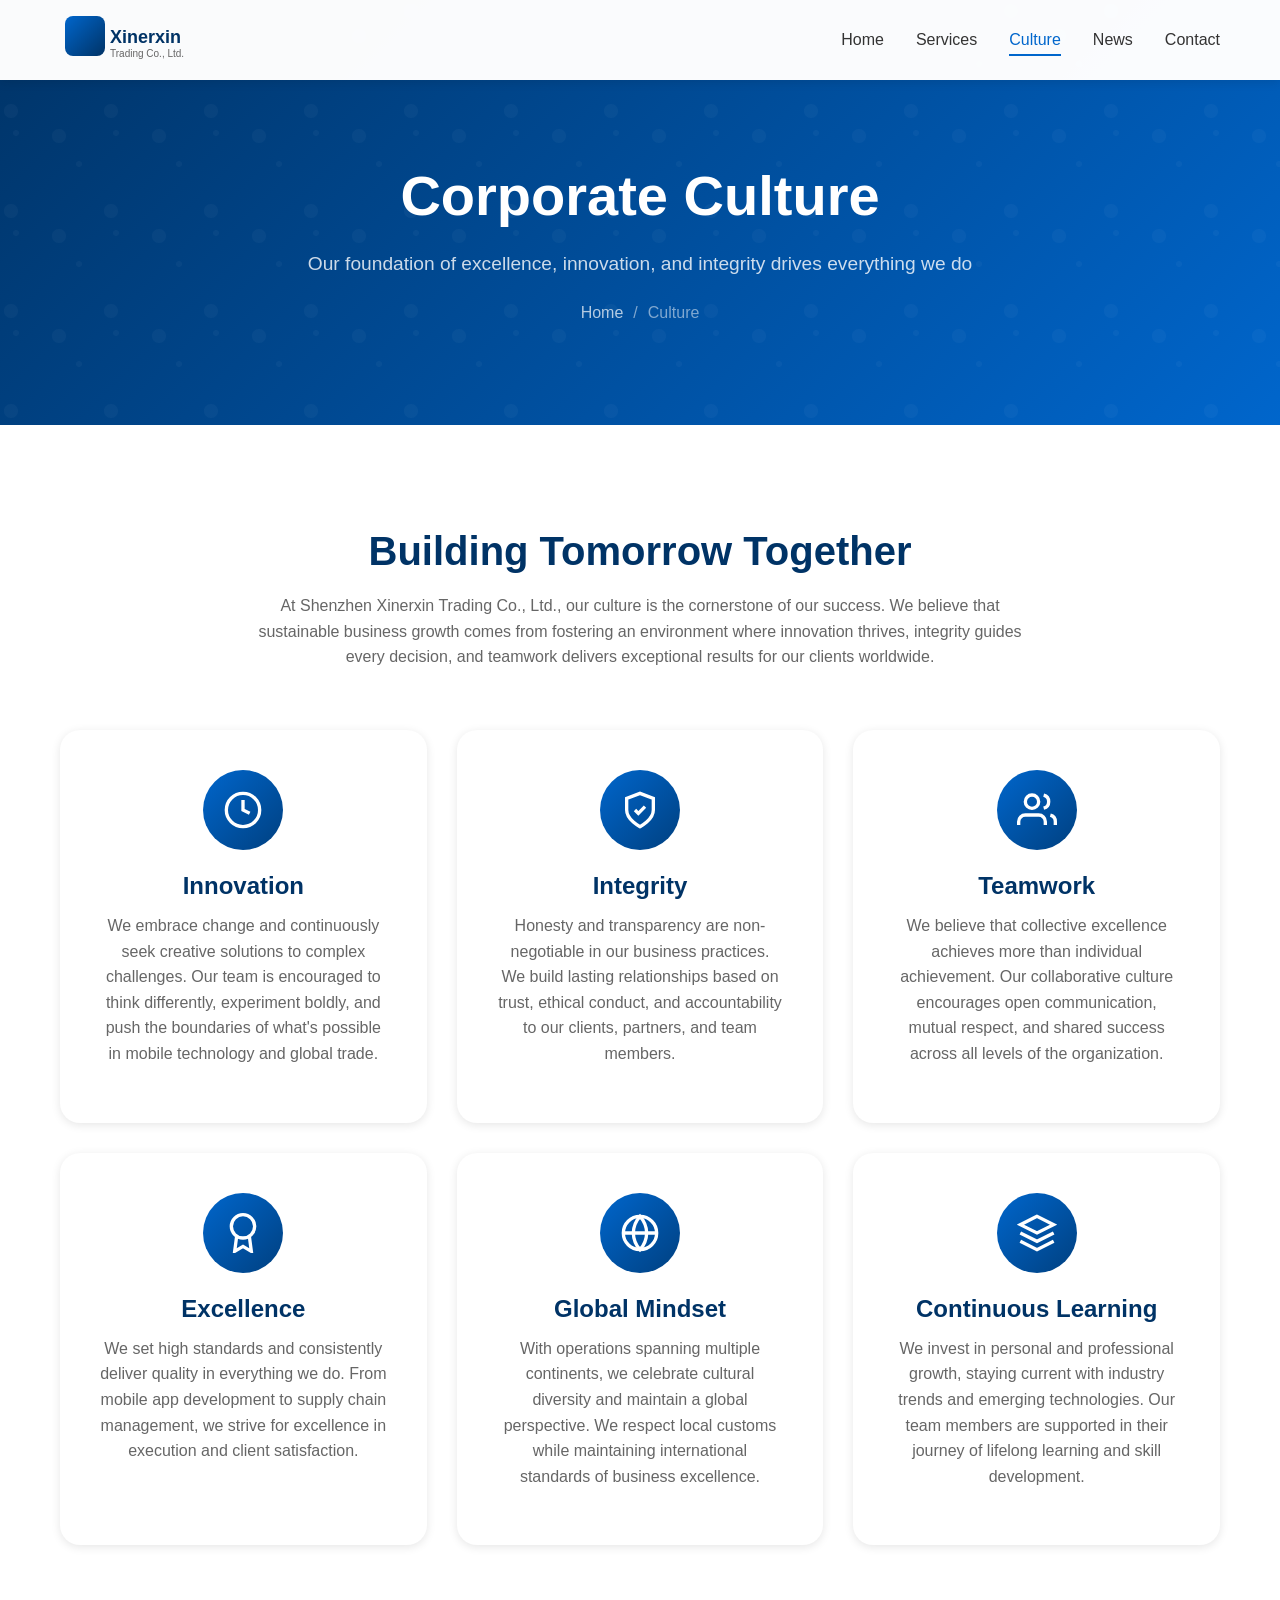
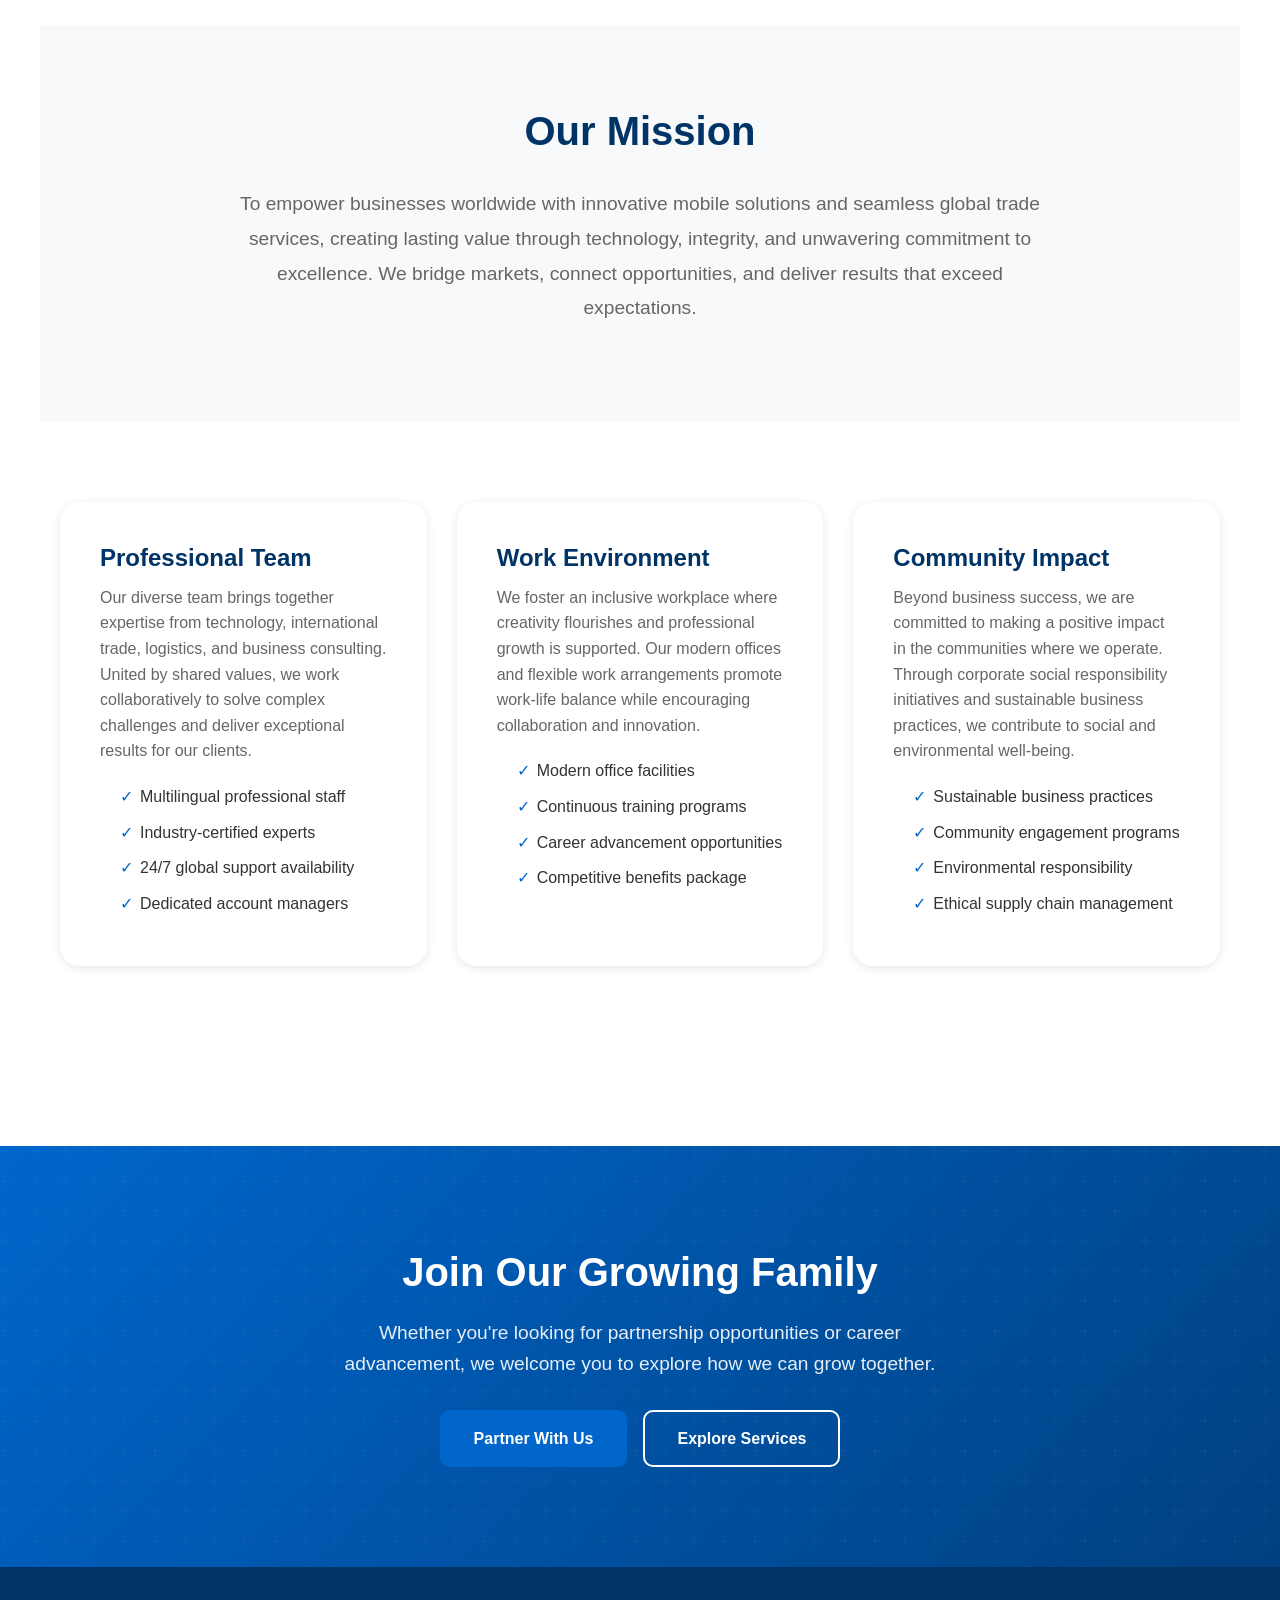
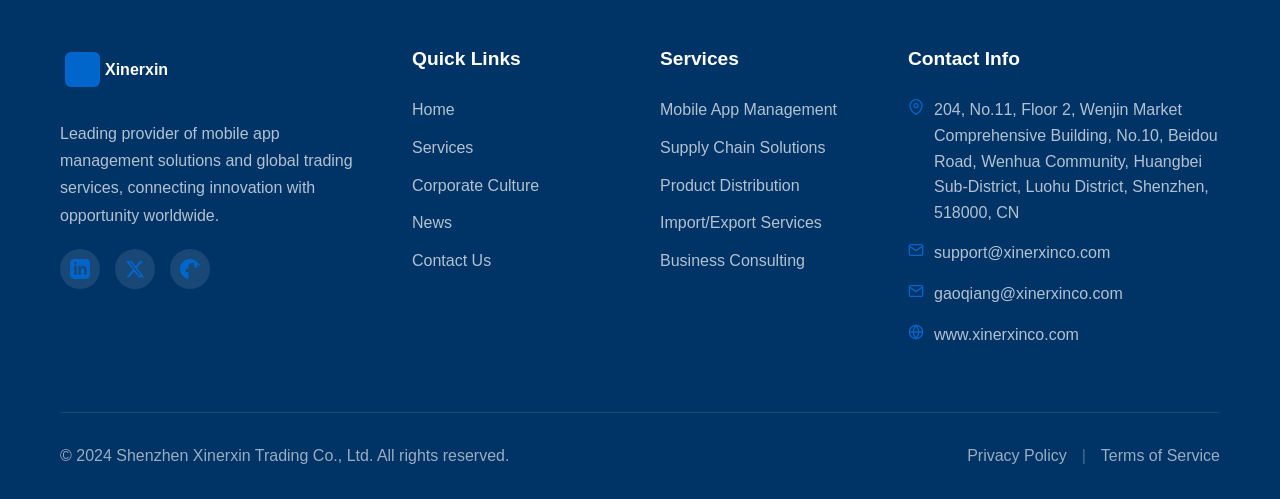
<file: culture.html>
<!DOCTYPE html>
<html lang="en">
<head>
    <meta charset="UTF-8">
    <meta name="viewport" content="width=device-width, initial-scale=1.0">
    <meta name="description" content="Xinerxin Corporate Culture - Discover our commitment to innovation, integrity, and excellence in global trading and mobile app management solutions">
    <meta name="keywords" content="corporate culture, company values, innovation, integrity, excellence, Shenzhen, global business">
    <meta name="author" content="Shenzhen Xinerxin Trading Co., Ltd.">
    <meta name="robots" content="index, follow">
    <meta property="og:title" content="Corporate Culture - Xinerxin Trading Co., Ltd.">
    <meta property="og:description" content="Discover our commitment to innovation, integrity, and excellence">
    <meta property="og:type" content="website">
    <meta property="og:url" content="https://xinerxinco.com/culture.html">
    <link rel="canonical" href="https://xinerxinco.com/culture.html">
    <title>Corporate Culture - Shenzhen Xinerxin Trading Co., Ltd.</title>
    <link rel="stylesheet" href="css/style.css">
</head>
<body>
    <!-- Header -->
    <header class="header" id="header">
        <div class="container">
            <div class="logo">
                <a href="index.html">
                    <svg width="180" height="50" viewBox="0 0 180 50" xmlns="http://www.w3.org/2000/svg">
                        <defs>
                            <linearGradient id="logoGradient" x1="0%" y1="0%" x2="100%" y2="100%">
                                <stop offset="0%" style="stop-color:#0066CC;stop-opacity:1" />
                                <stop offset="100%" style="stop-color:#003366;stop-opacity:1" />
                            </linearGradient>
                        </defs>
                        <rect x="5" y="5" width="40" height="40" rx="8" fill="url(#logoGradient)"/>
                        <text x="50" y="32" font-family="Arial, sans-serif" font-size="18" font-weight="bold" fill="#003366">Xinerxin</text>
                        <text x="50" y="46" font-family="Arial, sans-serif" font-size="10" fill="#666666">Trading Co., Ltd.</text>
                    </svg>
                </a>
            </div>
            <nav class="nav" id="nav">
                <ul class="nav-list">
                    <li class="nav-item"><a href="index.html">Home</a></li>
                    <li class="nav-item"><a href="services.html">Services</a></li>
                    <li class="nav-item active"><a href="culture.html">Culture</a></li>
                    <li class="nav-item"><a href="news.html">News</a></li>
                    <li class="nav-item"><a href="contact.html">Contact</a></li>
                </ul>
            </nav>
            <button class="nav-toggle" id="navToggle" aria-label="Toggle navigation">
                <svg width="24" height="24" viewBox="0 0 24 24" fill="none" stroke="currentColor" stroke-width="2">
                    <line x1="3" y1="6" x2="21" y2="6"/>
                    <line x1="3" y1="12" x2="21" y2="12"/>
                    <line x1="3" y1="18" x2="21" y2="18"/>
                </svg>
            </button>
        </div>
    </header>

    <!-- Page Header -->
    <section class="page-header">
        <div class="container">
            <h1>Corporate Culture</h1>
            <p>Our foundation of excellence, innovation, and integrity drives everything we do</p>
            <div class="breadcrumb">
                <a href="index.html">Home</a>
                <span>/</span>
                <span>Culture</span>
            </div>
        </div>
    </section>

    <!-- Culture Section -->
    <section class="culture-section">
        <div class="container">
            <div class="culture-intro animate-on-scroll">
                <h2>Building Tomorrow Together</h2>
                <p>At Shenzhen Xinerxin Trading Co., Ltd., our culture is the cornerstone of our success. We believe that sustainable business growth comes from fostering an environment where innovation thrives, integrity guides every decision, and teamwork delivers exceptional results for our clients worldwide.</p>
            </div>

            <div class="culture-values">
                <div class="value-card animate-on-scroll">
                    <div class="value-icon">
                        <svg width="40" height="40" viewBox="0 0 24 24" fill="none" stroke="white" stroke-width="2">
                            <circle cx="12" cy="12" r="10"/>
                            <path d="M12 6v6l4 2"/>
                        </svg>
                    </div>
                    <h3>Innovation</h3>
                    <p>We embrace change and continuously seek creative solutions to complex challenges. Our team is encouraged to think differently, experiment boldly, and push the boundaries of what's possible in mobile technology and global trade.</p>
                </div>

                <div class="value-card animate-on-scroll">
                    <div class="value-icon">
                        <svg width="40" height="40" viewBox="0 0 24 24" fill="none" stroke="white" stroke-width="2">
                            <path d="M12 22s8-4 8-10V5l-8-3-8 3v7c0 6 8 10 8 10z"/>
                            <path d="M9 12l2 2 4-4"/>
                        </svg>
                    </div>
                    <h3>Integrity</h3>
                    <p>Honesty and transparency are non-negotiable in our business practices. We build lasting relationships based on trust, ethical conduct, and accountability to our clients, partners, and team members.</p>
                </div>

                <div class="value-card animate-on-scroll">
                    <div class="value-icon">
                        <svg width="40" height="40" viewBox="0 0 24 24" fill="none" stroke="white" stroke-width="2">
                            <path d="M17 21v-2a4 4 0 0 0-4-4H5a4 4 0 0 0-4 4v2"/>
                            <circle cx="9" cy="7" r="4"/>
                            <path d="M23 21v-2a4 4 0 0 0-3-3.87"/>
                            <path d="M16 3.13a4 4 0 0 1 0 7.75"/>
                        </svg>
                    </div>
                    <h3>Teamwork</h3>
                    <p>We believe that collective excellence achieves more than individual achievement. Our collaborative culture encourages open communication, mutual respect, and shared success across all levels of the organization.</p>
                </div>

                <div class="value-card animate-on-scroll">
                    <div class="value-icon">
                        <svg width="40" height="40" viewBox="0 0 24 24" fill="none" stroke="white" stroke-width="2">
                            <circle cx="12" cy="8" r="7"/>
                            <polyline points="8.21 13.89 7 23 12 20 17 23 15.79 13.88"/>
                        </svg>
                    </div>
                    <h3>Excellence</h3>
                    <p>We set high standards and consistently deliver quality in everything we do. From mobile app development to supply chain management, we strive for excellence in execution and client satisfaction.</p>
                </div>

                <div class="value-card animate-on-scroll">
                    <div class="value-icon">
                        <svg width="40" height="40" viewBox="0 0 24 24" fill="none" stroke="white" stroke-width="2">
                            <circle cx="12" cy="12" r="10"/>
                            <line x1="2" y1="12" x2="22" y2="12"/>
                            <path d="M12 2a15.3 15.3 0 0 1 4 10 15.3 15.3 0 0 1-4 10 15.3 15.3 0 0 1-4-10 15.3 15.3 0 0 1 4-10z"/>
                        </svg>
                    </div>
                    <h3>Global Mindset</h3>
                    <p>With operations spanning multiple continents, we celebrate cultural diversity and maintain a global perspective. We respect local customs while maintaining international standards of business excellence.</p>
                </div>

                <div class="value-card animate-on-scroll">
                    <div class="value-icon">
                        <svg width="40" height="40" viewBox="0 0 24 24" fill="none" stroke="white" stroke-width="2">
                            <path d="M12 2L2 7l10 5 10-5-10-5z"/>
                            <path d="M2 17l10 5 10-5"/>
                            <path d="M2 12l10 5 10-5"/>
                        </svg>
                    </div>
                    <h3>Continuous Learning</h3>
                    <p>We invest in personal and professional growth, staying current with industry trends and emerging technologies. Our team members are supported in their journey of lifelong learning and skill development.</p>
                </div>
            </div>

            <div class="culture-mission">
                <div class="mission-content animate-on-scroll">
                    <h2>Our Mission</h2>
                    <p>To empower businesses worldwide with innovative mobile solutions and seamless global trade services, creating lasting value through technology, integrity, and unwavering commitment to excellence. We bridge markets, connect opportunities, and deliver results that exceed expectations.</p>
                </div>
            </div>

            <!-- Team Section -->
            <div class="culture-values" style="margin-top: 80px;">
                <div class="value-card animate-on-scroll" style="text-align: left;">
                    <h3>Professional Team</h3>
                    <p>Our diverse team brings together expertise from technology, international trade, logistics, and business consulting. United by shared values, we work collaboratively to solve complex challenges and deliver exceptional results for our clients.</p>
                    <ul style="margin-top: 20px; padding-left: 20px;">
                        <li style="margin-bottom: 10px; position: relative; padding-left: 20px; list-style: none;">
                            <span style="position: absolute; left: 0; color: #0066CC;">✓</span>
                            Multilingual professional staff
                        </li>
                        <li style="margin-bottom: 10px; position: relative; padding-left: 20px; list-style: none;">
                            <span style="position: absolute; left: 0; color: #0066CC;">✓</span>
                            Industry-certified experts
                        </li>
                        <li style="margin-bottom: 10px; position: relative; padding-left: 20px; list-style: none;">
                            <span style="position: absolute; left: 0; color: #0066CC;">✓</span>
                            24/7 global support availability
                        </li>
                        <li style="margin-bottom: 10px; position: relative; padding-left: 20px; list-style: none;">
                            <span style="position: absolute; left: 0; color: #0066CC;">✓</span>
                            Dedicated account managers
                        </li>
                    </ul>
                </div>

                <div class="value-card animate-on-scroll" style="text-align: left;">
                    <h3>Work Environment</h3>
                    <p>We foster an inclusive workplace where creativity flourishes and professional growth is supported. Our modern offices and flexible work arrangements promote work-life balance while encouraging collaboration and innovation.</p>
                    <ul style="margin-top: 20px; padding-left: 20px;">
                        <li style="margin-bottom: 10px; position: relative; padding-left: 20px; list-style: none;">
                            <span style="position: absolute; left: 0; color: #0066CC;">✓</span>
                            Modern office facilities
                        </li>
                        <li style="margin-bottom: 10px; position: relative; padding-left: 20px; list-style: none;">
                            <span style="position: absolute; left: 0; color: #0066CC;">✓</span>
                            Continuous training programs
                        </li>
                        <li style="margin-bottom: 10px; position: relative; padding-left: 20px; list-style: none;">
                            <span style="position: absolute; left: 0; color: #0066CC;">✓</span>
                            Career advancement opportunities
                        </li>
                        <li style="margin-bottom: 10px; position: relative; padding-left: 20px; list-style: none;">
                            <span style="position: absolute; left: 0; color: #0066CC;">✓</span>
                            Competitive benefits package
                        </li>
                    </ul>
                </div>

                <div class="value-card animate-on-scroll" style="text-align: left;">
                    <h3>Community Impact</h3>
                    <p>Beyond business success, we are committed to making a positive impact in the communities where we operate. Through corporate social responsibility initiatives and sustainable business practices, we contribute to social and environmental well-being.</p>
                    <ul style="margin-top: 20px; padding-left: 20px;">
                        <li style="margin-bottom: 10px; position: relative; padding-left: 20px; list-style: none;">
                            <span style="position: absolute; left: 0; color: #0066CC;">✓</span>
                            Sustainable business practices
                        </li>
                        <li style="margin-bottom: 10px; position: relative; padding-left: 20px; list-style: none;">
                            <span style="position: absolute; left: 0; color: #0066CC;">✓</span>
                            Community engagement programs
                        </li>
                        <li style="margin-bottom: 10px; position: relative; padding-left: 20px; list-style: none;">
                            <span style="position: absolute; left: 0; color: #0066CC;">✓</span>
                            Environmental responsibility
                        </li>
                        <li style="margin-bottom: 10px; position: relative; padding-left: 20px; list-style: none;">
                            <span style="position: absolute; left: 0; color: #0066CC;">✓</span>
                            Ethical supply chain management
                        </li>
                    </ul>
                </div>
            </div>
        </div>
    </section>

    <!-- CTA Section -->
    <section class="cta">
        <div class="container">
            <div class="cta-content animate-on-scroll">
                <h2>Join Our Growing Family</h2>
                <p>Whether you're looking for partnership opportunities or career advancement, we welcome you to explore how we can grow together.</p>
                <div class="cta-buttons">
                    <a href="contact.html" class="btn btn-primary">Partner With Us</a>
                    <a href="services.html" class="btn btn-secondary">Explore Services</a>
                </div>
            </div>
        </div>
    </section>

    <!-- Footer -->
    <footer class="footer">
        <div class="container">
            <div class="footer-grid">
                <div class="footer-col">
                    <div class="footer-logo">
                        <svg width="150" height="45" viewBox="0 0 150 45" xmlns="http://www.w3.org/2000/svg">
                            <rect x="5" y="5" width="35" height="35" rx="6" fill="#0066CC"/>
                            <text x="45" y="28" font-family="Arial, sans-serif" font-size="16" font-weight="bold" fill="#ffffff">Xinerxin</text>
                        </svg>
                    </div>
                    <p>Leading provider of mobile app management solutions and global trading services, connecting innovation with opportunity worldwide.</p>
                    <div class="footer-social">
                        <a href="#" aria-label="LinkedIn">
                            <svg width="20" height="20" viewBox="0 0 24 24" fill="#0066CC">
                                <path d="M19 0h-14c-2.761 0-5 2.239-5 5v14c0 2.761 2.239 5 5 5h14c2.762 0 5-2.239 5-5v-14c0-2.761-2.238-5-5-5zm-11 19h-3v-11h3v11zm-1.5-12.268c-.966 0-1.75-.79-1.75-1.764s.784-1.764 1.75-1.764 1.75.79 1.75 1.764-.783 1.764-1.75 1.764zm13.5 12.268h-3v-5.604c0-3.368-4-3.113-4 0v5.604h-3v-11h3v1.765c1.396-2.586 7-2.777 7 2.476v6.759z"/>
                            </svg>
                        </a>
                        <a href="#" aria-label="Twitter">
                            <svg width="20" height="20" viewBox="0 0 24 24" fill="#0066CC">
                                <path d="M18.244 2.25h3.308l-7.227 8.26 8.502 11.24H16.17l-5.214-6.817L4.99 21.75H1.68l7.73-8.835L1.254 2.25H8.08l4.713 6.231zm-1.161 17.52h1.833L7.084 4.126H5.117z"/>
                            </svg>
                        </a>
                        <a href="#" aria-label="Facebook">
                            <svg width="20" height="20" viewBox="0 0 24 24" fill="#0066CC">
                                <path d="M24 12.073c0-6.627-5.373-12-12-12s-12 5.373-12 12c0 5.99 4.388 10.954 10.125 11.854v-8.385H7.078v-3.47h3.047V9.43c0-3.007 1.792-4.669 4.533-4.669 1.312 0 2.686.235 2.686 2.688v3.08h3.076v-.35c0-3.042 1.853-4.715 4.559-4.715 2.266 0 3.442 1.685 3.442 4.202v3.344h3.141v-3.47h-3.141V23c1.207-.114 2.387-.582 3.271-1.218-.561 0-1.102.238-1.502.632z"/>
                            </svg>
                        </a>
                    </div>
                </div>
                <div class="footer-col">
                    <h4>Quick Links</h4>
                    <ul class="footer-links">
                        <li><a href="index.html">Home</a></li>
                        <li><a href="services.html">Services</a></li>
                        <li><a href="culture.html">Corporate Culture</a></li>
                        <li><a href="news.html">News</a></li>
                        <li><a href="contact.html">Contact Us</a></li>
                    </ul>
                </div>
                <div class="footer-col">
                    <h4>Services</h4>
                    <ul class="footer-links">
                        <li><a href="services.html#mobile-apps">Mobile App Management</a></li>
                        <li><a href="services.html#supply-chain">Supply Chain Solutions</a></li>
                        <li><a href="services.html#distribution">Product Distribution</a></li>
                        <li><a href="services.html#trade">Import/Export Services</a></li>
                        <li><a href="services.html#consulting">Business Consulting</a></li>
                    </ul>
                </div>
                <div class="footer-col">
                    <h4>Contact Info</h4>
                    <div class="footer-contact">
                        <div class="contact-item">
                            <svg width="16" height="16" viewBox="0 0 24 24" fill="none" stroke="#0066CC" stroke-width="2">
                                <path d="M21 10c0 7-9 13-9 13s-9-6-9-13a9 9 0 0 1 18 0z"/>
                                <circle cx="12" cy="10" r="3"/>
                            </svg>
                            <span>204, No.11, Floor 2, Wenjin Market Comprehensive Building, No.10, Beidou Road, Wenhua Community, Huangbei Sub-District, Luohu District, Shenzhen, 518000, CN</span>
                        </div>
                        <div class="contact-item">
                            <svg width="16" height="16" viewBox="0 0 24 24" fill="none" stroke="#0066CC" stroke-width="2">
                                <path d="M4 4h16c1.1 0 2 .9 2 2v12c0 1.1-.9 2-2 2H4c-1.1 0-2-.9-2-2V6c0-1.1.9-2 2-2z"/>
                                <polyline points="22,6 12,13 2,6"/>
                            </svg>
                            <span><a href="mailto:support@xinerxinco.com">support@xinerxinco.com</a></span>
                        </div>
                        <div class="contact-item">
                            <svg width="16" height="16" viewBox="0 0 24 24" fill="none" stroke="#0066CC" stroke-width="2">
                                <path d="M4 4h16c1.1 0 2 .9 2 2v12c0 1.1-.9 2-2 2H4c-1.1 0-2-.9-2-2V6c0-1.1.9-2 2-2z"/>
                                <polyline points="22,6 12,13 2,6"/>
                            </svg>
                            <span><a href="mailto:gaoqiang@xinerxinco.com">gaoqiang@xinerxinco.com</a></span>
                        </div>
                        <div class="contact-item">
                            <svg width="16" height="16" viewBox="0 0 24 24" fill="none" stroke="#0066CC" stroke-width="2">
                                <circle cx="12" cy="12" r="10"/>
                                <line x1="2" y1="12" x2="22" y2="12"/>
                                <path d="M12 2a15.3 15.3 0 0 1 4 10 15.3 15.3 0 0 1-4 10 15.3 15.3 0 0 1-4-10 15.3 15.3 0 0 1 4-10z"/>
                            </svg>
                            <span><a href="https://xinerxinco.com">www.xinerxinco.com</a></span>
                        </div>
                    </div>
                </div>
            </div>
            <div class="footer-bottom">
                <p>&copy; 2024 Shenzhen Xinerxin Trading Co., Ltd. All rights reserved.</p>
                <div class="footer-legal">
                    <a href="privacy.html">Privacy Policy</a>
                    <span>|</span>
                    <a href="terms.html">Terms of Service</a>
                </div>
            </div>
        </div>
    </footer>

    <script src="js/main.js"></script>
</body>
</html>
</file>
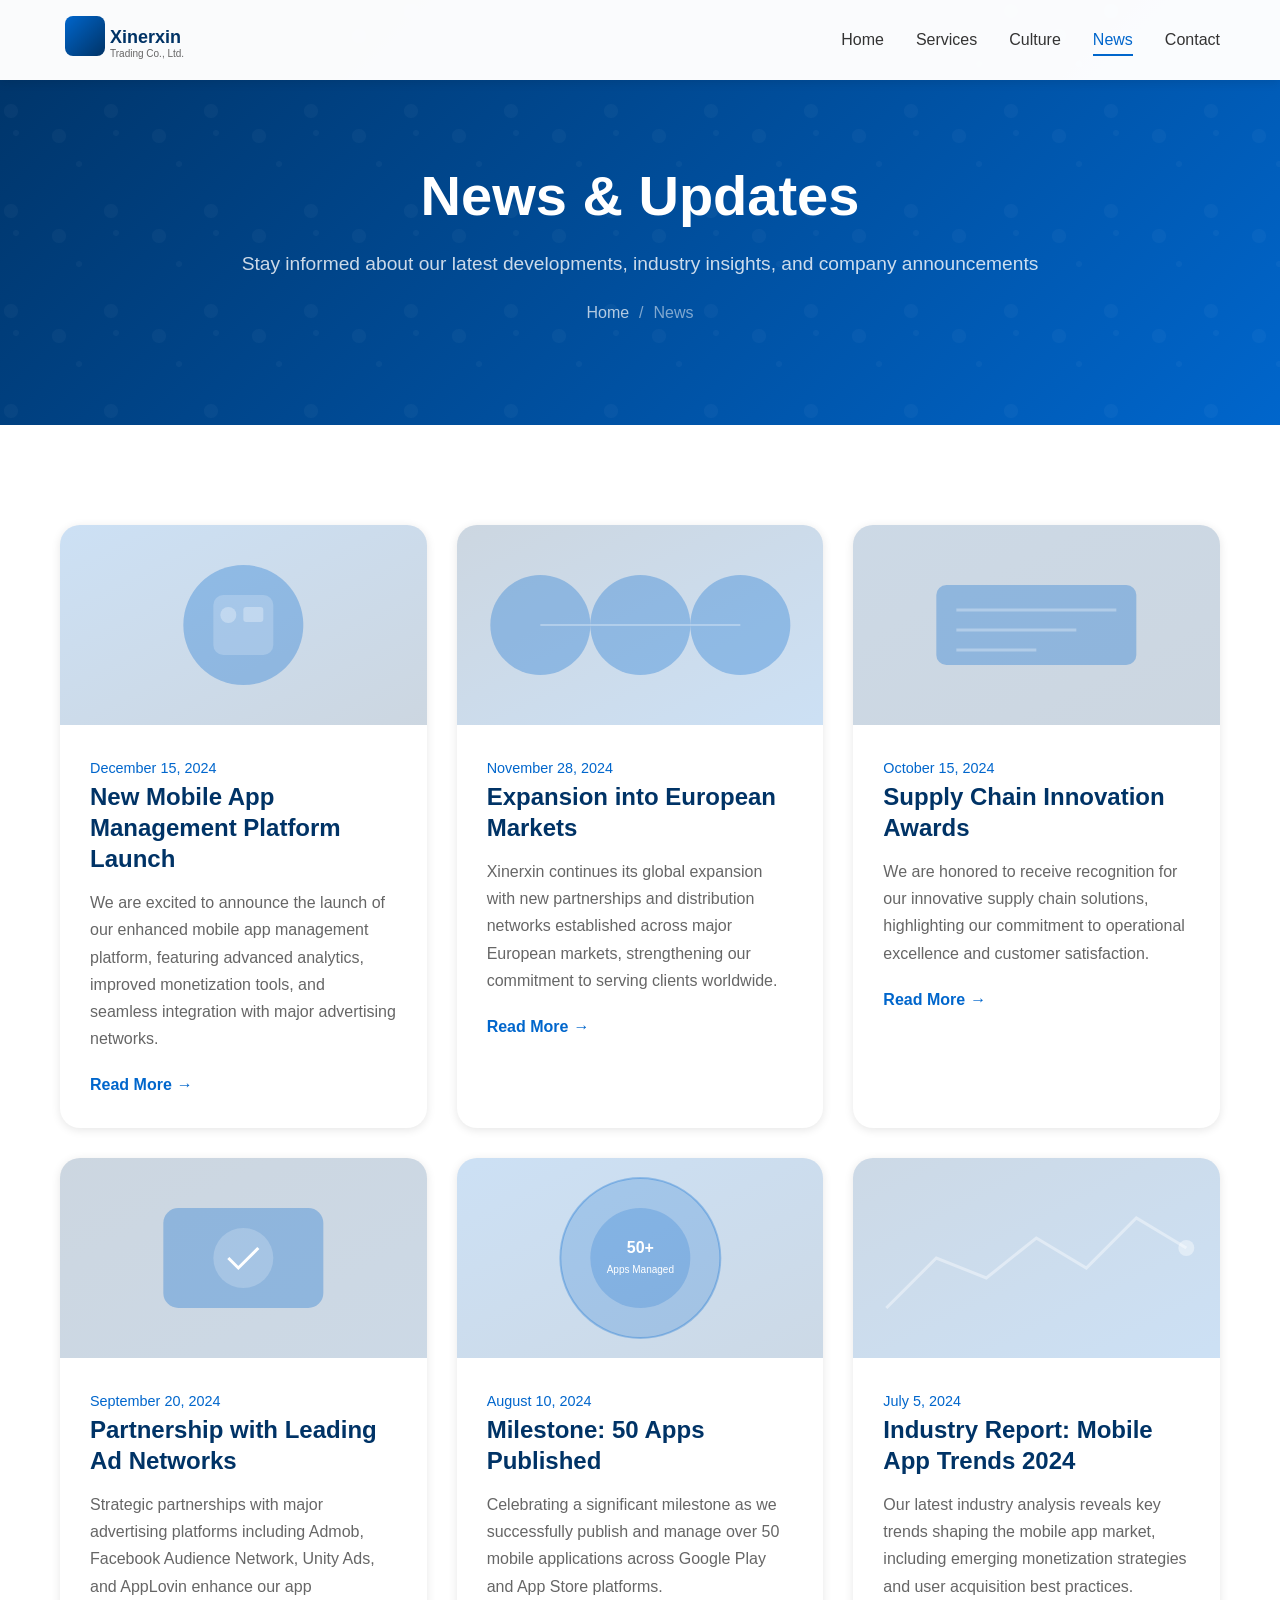
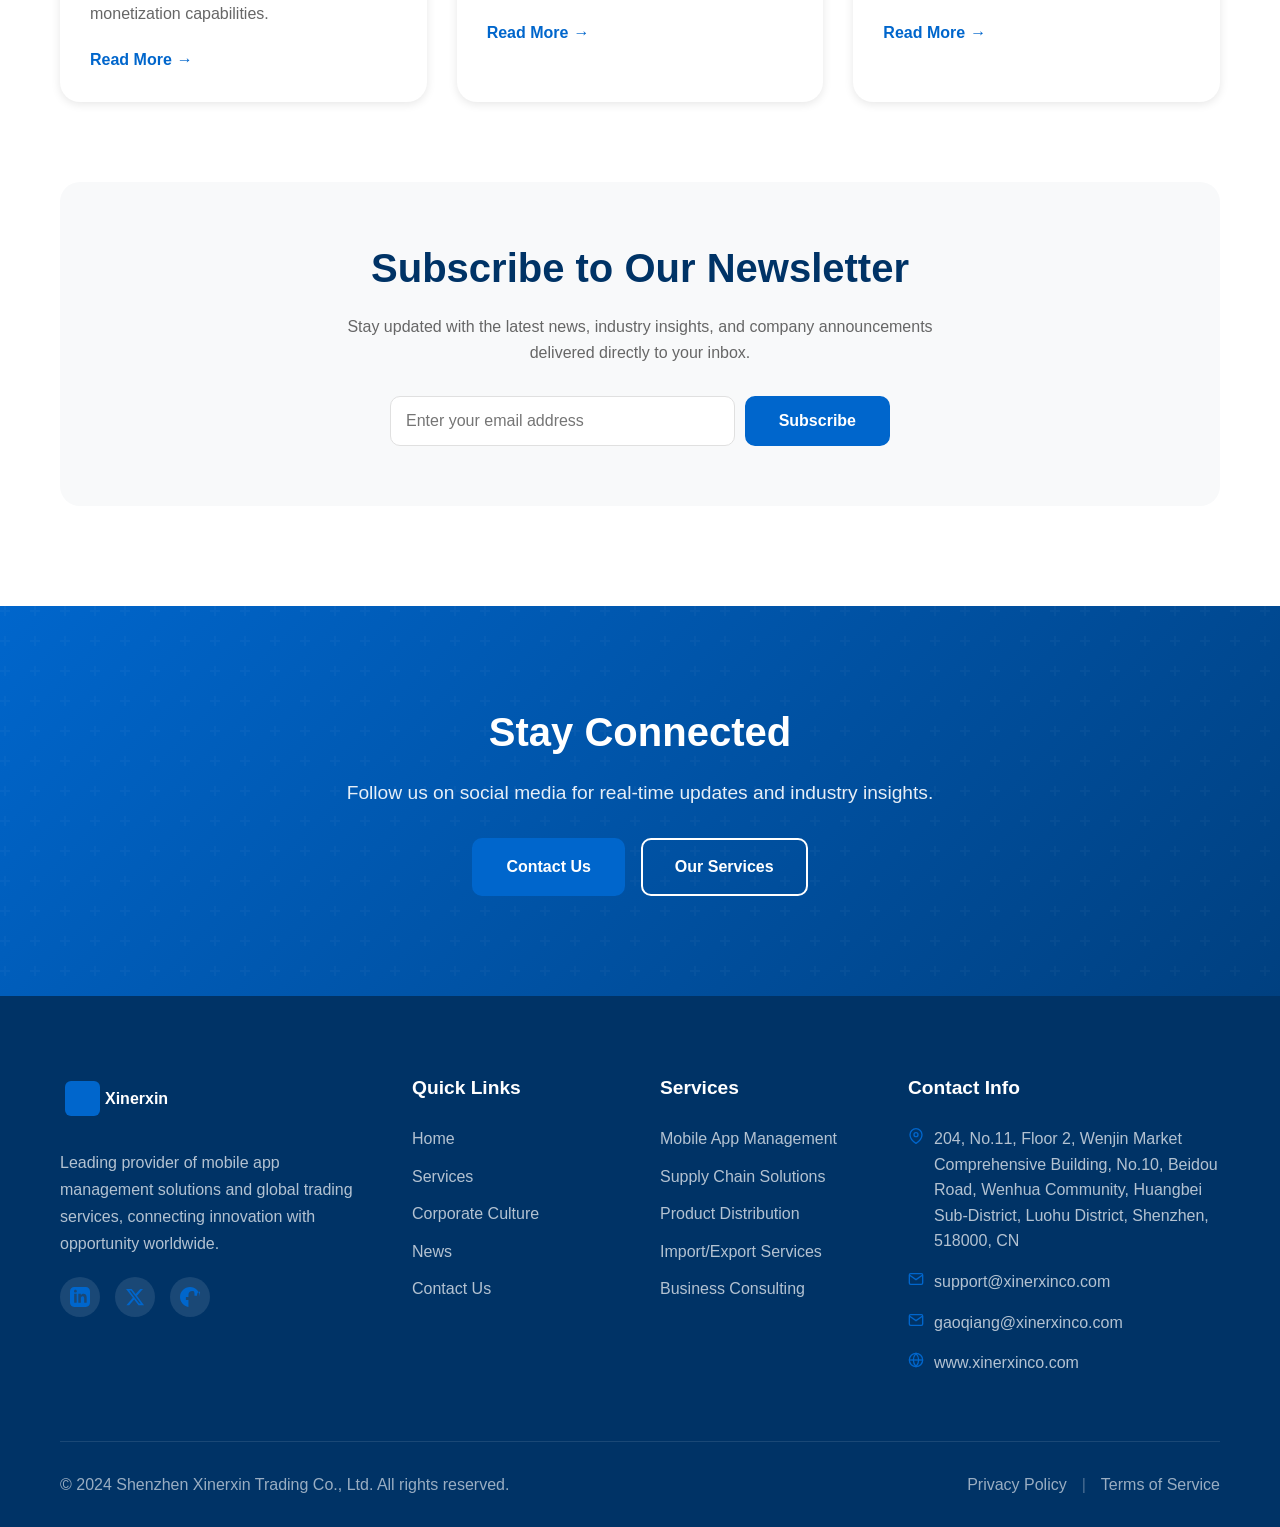
<file: news.html>
<!DOCTYPE html>
<html lang="en">
<head>
    <meta charset="UTF-8">
    <meta name="viewport" content="width=device-width, initial-scale=1.0">
    <meta name="description" content="Xinerxin News - Stay updated with the latest developments in mobile app management, global trade, and company announcements">
    <meta name="keywords" content="company news, mobile app industry, global trade updates, business announcements, Xinerxin">
    <meta name="author" content="Shenzhen Xinerxin Trading Co., Ltd.">
    <meta name="robots" content="index, follow">
    <meta property="og:title" content="News - Xinerxin Trading Co., Ltd.">
    <meta property="og:description" content="Latest news and updates from Xinerxin">
    <meta property="og:type" content="website">
    <meta property="og:url" content="https://xinerxinco.com/news.html">
    <link rel="canonical" href="https://xinerxinco.com/news.html">
    <title>News & Updates - Shenzhen Xinerxin Trading Co., Ltd.</title>
    <link rel="stylesheet" href="css/style.css">
</head>
<body>
    <!-- Header -->
    <header class="header" id="header">
        <div class="container">
            <div class="logo">
                <a href="index.html">
                    <svg width="180" height="50" viewBox="0 0 180 50" xmlns="http://www.w3.org/2000/svg">
                        <defs>
                            <linearGradient id="logoGradient" x1="0%" y1="0%" x2="100%" y2="100%">
                                <stop offset="0%" style="stop-color:#0066CC;stop-opacity:1" />
                                <stop offset="100%" style="stop-color:#003366;stop-opacity:1" />
                            </linearGradient>
                        </defs>
                        <rect x="5" y="5" width="40" height="40" rx="8" fill="url(#logoGradient)"/>
                        <text x="50" y="32" font-family="Arial, sans-serif" font-size="18" font-weight="bold" fill="#003366">Xinerxin</text>
                        <text x="50" y="46" font-family="Arial, sans-serif" font-size="10" fill="#666666">Trading Co., Ltd.</text>
                    </svg>
                </a>
            </div>
            <nav class="nav" id="nav">
                <ul class="nav-list">
                    <li class="nav-item"><a href="index.html">Home</a></li>
                    <li class="nav-item"><a href="services.html">Services</a></li>
                    <li class="nav-item"><a href="culture.html">Culture</a></li>
                    <li class="nav-item active"><a href="news.html">News</a></li>
                    <li class="nav-item"><a href="contact.html">Contact</a></li>
                </ul>
            </nav>
            <button class="nav-toggle" id="navToggle" aria-label="Toggle navigation">
                <svg width="24" height="24" viewBox="0 0 24 24" fill="none" stroke="currentColor" stroke-width="2">
                    <line x1="3" y1="6" x2="21" y2="6"/>
                    <line x1="3" y1="12" x2="21" y2="12"/>
                    <line x1="3" y1="18" x2="21" y2="18"/>
                </svg>
            </button>
        </div>
    </header>

    <!-- Page Header -->
    <section class="page-header">
        <div class="container">
            <h1>News & Updates</h1>
            <p>Stay informed about our latest developments, industry insights, and company announcements</p>
            <div class="breadcrumb">
                <a href="index.html">Home</a>
                <span>/</span>
                <span>News</span>
            </div>
        </div>
    </section>

    <!-- News Section -->
    <section class="news-section">
        <div class="container">
            <div class="news-grid">
                <!-- News Item 1 -->
                <article class="news-card animate-on-scroll">
                    <div class="news-card-image">
                        <svg width="100%" height="200" viewBox="0 0 400 200" preserveAspectRatio="xMidYMid slice">
                            <defs>
                                <linearGradient id="newsGrad1" x1="0%" y1="0%" x2="100%" y2="100%">
                                    <stop offset="0%" style="stop-color:#0066CC;stop-opacity:0.2" />
                                    <stop offset="100%" style="stop-color:#003366;stop-opacity:0.2" />
                                </linearGradient>
                            </defs>
                            <rect width="400" height="200" fill="url(#newsGrad1)"/>
                            <circle cx="200" cy="100" r="60" fill="rgba(0,102,204,0.3)"/>
                            <rect x="170" y="70" width="60" height="60" rx="10" fill="rgba(255,255,255,0.2)"/>
                            <circle cx="185" cy="90" r="8" fill="rgba(255,255,255,0.3)"/>
                            <rect x="200" y="82" width="20" height="15" rx="3" fill="rgba(255,255,255,0.3)"/>
                        </svg>
                    </div>
                    <div class="news-card-content">
                        <span class="news-card-date">December 15, 2024</span>
                        <h3>New Mobile App Management Platform Launch</h3>
                        <p>We are excited to announce the launch of our enhanced mobile app management platform, featuring advanced analytics, improved monetization tools, and seamless integration with major advertising networks.</p>
                        <a href="#" class="news-card-link">Read More <span>→</span></a>
                    </div>
                </article>

                <!-- News Item 2 -->
                <article class="news-card animate-on-scroll">
                    <div class="news-card-image">
                        <svg width="100%" height="200" viewBox="0 0 400 200" preserveAspectRatio="xMidYMid slice">
                            <defs>
                                <linearGradient id="newsGrad2" x1="0%" y1="0%" x2="100%" y2="100%">
                                    <stop offset="0%" style="stop-color:#003366;stop-opacity:0.2" />
                                    <stop offset="100%" style="stop-color:#0066CC;stop-opacity:0.2" />
                                </linearGradient>
                            </defs>
                            <rect width="400" height="200" fill="url(#newsGrad2)"/>
                            <circle cx="100" cy="100" r="50" fill="rgba(0,102,204,0.3)"/>
                            <circle cx="200" cy="100" r="50" fill="rgba(0,102,204,0.3)"/>
                            <circle cx="300" cy="100" r="50" fill="rgba(0,102,204,0.3)"/>
                            <path d="M100 100 L200 100 L300 100" stroke="rgba(255,255,255,0.3)" stroke-width="2"/>
                        </svg>
                    </div>
                    <div class="news-card-content">
                        <span class="news-card-date">November 28, 2024</span>
                        <h3>Expansion into European Markets</h3>
                        <p>Xinerxin continues its global expansion with new partnerships and distribution networks established across major European markets, strengthening our commitment to serving clients worldwide.</p>
                        <a href="#" class="news-card-link">Read More <span>→</span></a>
                    </div>
                </article>

                <!-- News Item 3 -->
                <article class="news-card animate-on-scroll">
                    <div class="news-card-image">
                        <svg width="100%" height="200" viewBox="0 0 400 200" preserveAspectRatio="xMidYMid slice">
                            <defs>
                                <linearGradient id="newsGrad3" x1="0%" y1="0%" x2="100%" y2="100%">
                                    <stop offset="0%" style="stop-color:#004080;stop-opacity:0.2" />
                                    <stop offset="100%" style="stop-color:#003366;stop-opacity:0.2" />
                                </linearGradient>
                            </defs>
                            <rect width="400" height="200" fill="url(#newsGrad3)"/>
                            <rect x="100" y="60" width="200" height="80" rx="10" fill="rgba(0,102,204,0.3)"/>
                            <line x1="120" y1="85" x2="280" y2="85" stroke="rgba(255,255,255,0.3)" stroke-width="3"/>
                            <line x1="120" y1="105" x2="240" y2="105" stroke="rgba(255,255,255,0.3)" stroke-width="3"/>
                            <line x1="120" y1="125" x2="200" y2="125" stroke="rgba(255,255,255,0.3)" stroke-width="3"/>
                        </svg>
                    </div>
                    <div class="news-card-content">
                        <span class="news-card-date">October 15, 2024</span>
                        <h3>Supply Chain Innovation Awards</h3>
                        <p>We are honored to receive recognition for our innovative supply chain solutions, highlighting our commitment to operational excellence and customer satisfaction.</p>
                        <a href="#" class="news-card-link">Read More <span>→</span></a>
                    </div>
                </article>

                <!-- News Item 4 -->
                <article class="news-card animate-on-scroll">
                    <div class="news-card-image">
                        <svg width="100%" height="200" viewBox="0 0 400 200" preserveAspectRatio="xMidYMid slice">
                            <defs>
                                <linearGradient id="newsGrad4" x1="0%" y1="0%" x2="100%" y2="100%">
                                    <stop offset="0%" style="stop-color:#003366;stop-opacity:0.2" />
                                    <stop offset="100%" style="stop-color:#004080;stop-opacity:0.2" />
                                </linearGradient>
                            </defs>
                            <rect width="400" height="200" fill="url(#newsGrad4)"/>
                            <rect x="120" y="50" width="160" height="100" rx="15" fill="rgba(0,102,204,0.3)"/>
                            <circle cx="200" cy="100" r="30" fill="rgba(255,255,255,0.2)"/>
                            <path d="M185 100 L195 110 L215 90" stroke="white" stroke-width="3" fill="none"/>
                        </svg>
                    </div>
                    <div class="news-card-content">
                        <span class="news-card-date">September 20, 2024</span>
                        <h3>Partnership with Leading Ad Networks</h3>
                        <p>Strategic partnerships with major advertising platforms including Admob, Facebook Audience Network, Unity Ads, and AppLovin enhance our app monetization capabilities.</p>
                        <a href="#" class="news-card-link">Read More <span>→</span></a>
                    </div>
                </article>

                <!-- News Item 5 -->
                <article class="news-card animate-on-scroll">
                    <div class="news-card-image">
                        <svg width="100%" height="200" viewBox="0 0 400 200" preserveAspectRatio="xMidYMid slice">
                            <defs>
                                <linearGradient id="newsGrad5" x1="0%" y1="0%" x2="100%" y2="100%">
                                    <stop offset="0%" style="stop-color:#0066CC;stop-opacity:0.2" />
                                    <stop offset="100%" style="stop-color:#004080;stop-opacity:0.2" />
                                </linearGradient>
                            </defs>
                            <rect width="400" height="200" fill="url(#newsGrad5)"/>
                            <circle cx="200" cy="100" r="80" fill="rgba(0,102,204,0.2)" stroke="rgba(0,102,204,0.3)" stroke-width="2"/>
                            <circle cx="200" cy="100" r="50" fill="rgba(0,102,204,0.2)"/>
                            <text x="200" y="95" text-anchor="middle" font-family="Arial" font-size="16" font-weight="bold" fill="white">50+</text>
                            <text x="200" y="115" text-anchor="middle" font-family="Arial" font-size="10" fill="white">Apps Managed</text>
                        </svg>
                    </div>
                    <div class="news-card-content">
                        <span class="news-card-date">August 10, 2024</span>
                        <h3>Milestone: 50 Apps Published</h3>
                        <p>Celebrating a significant milestone as we successfully publish and manage over 50 mobile applications across Google Play and App Store platforms.</p>
                        <a href="#" class="news-card-link">Read More <span>→</span></a>
                    </div>
                </article>

                <!-- News Item 6 -->
                <article class="news-card animate-on-scroll">
                    <div class="news-card-image">
                        <svg width="100%" height="200" viewBox="0 0 400 200" preserveAspectRatio="xMidYMid slice">
                            <defs>
                                <linearGradient id="newsGrad6" x1="0%" y1="0%" x2="100%" y2="100%">
                                    <stop offset="0%" style="stop-color:#004080;stop-opacity:0.2" />
                                    <stop offset="100%" style="stop-color:#0066CC;stop-opacity:0.2" />
                                </linearGradient>
                            </defs>
                            <rect width="400" height="200" fill="url(#newsGrad6)"/>
                            <path d="M50 150 L100 100 L150 120 L200 80 L250 110 L300 60 L350 90" stroke="rgba(255,255,255,0.4)" stroke-width="3" fill="none"/>
                            <circle cx="350" cy="90" r="8" fill="rgba(255,255,255,0.4)"/>
                        </svg>
                    </div>
                    <div class="news-card-content">
                        <span class="news-card-date">July 5, 2024</span>
                        <h3>Industry Report: Mobile App Trends 2024</h3>
                        <p>Our latest industry analysis reveals key trends shaping the mobile app market, including emerging monetization strategies and user acquisition best practices.</p>
                        <a href="#" class="news-card-link">Read More <span>→</span></a>
                    </div>
                </article>
            </div>

            <!-- Newsletter Section -->
            <div style="margin-top: 80px; text-align: center; padding: 60px; background: var(--bg-light); border-radius: var(--border-radius-lg);">
                <h2 style="margin-bottom: 20px;">Subscribe to Our Newsletter</h2>
                <p style="max-width: 600px; margin: 0 auto 30px;">Stay updated with the latest news, industry insights, and company announcements delivered directly to your inbox.</p>
                <form style="max-width: 500px; margin: 0 auto; display: flex; gap: 10px; flex-wrap: wrap; justify-content: center;">
                    <input type="email" placeholder="Enter your email address" style="flex: 1; min-width: 250px; padding: 15px; border: 1px solid var(--border-color); border-radius: var(--border-radius-md); font-size: 1rem;" required>
                    <button type="submit" class="btn btn-primary">Subscribe</button>
                </form>
            </div>
        </div>
    </section>

    <!-- CTA Section -->
    <section class="cta">
        <div class="container">
            <div class="cta-content animate-on-scroll">
                <h2>Stay Connected</h2>
                <p>Follow us on social media for real-time updates and industry insights.</p>
                <div class="cta-buttons">
                    <a href="contact.html" class="btn btn-primary">Contact Us</a>
                    <a href="services.html" class="btn btn-secondary">Our Services</a>
                </div>
            </div>
        </div>
    </section>

    <!-- Footer -->
    <footer class="footer">
        <div class="container">
            <div class="footer-grid">
                <div class="footer-col">
                    <div class="footer-logo">
                        <svg width="150" height="45" viewBox="0 0 150 45" xmlns="http://www.w3.org/2000/svg">
                            <rect x="5" y="5" width="35" height="35" rx="6" fill="#0066CC"/>
                            <text x="45" y="28" font-family="Arial, sans-serif" font-size="16" font-weight="bold" fill="#ffffff">Xinerxin</text>
                        </svg>
                    </div>
                    <p>Leading provider of mobile app management solutions and global trading services, connecting innovation with opportunity worldwide.</p>
                    <div class="footer-social">
                        <a href="#" aria-label="LinkedIn">
                            <svg width="20" height="20" viewBox="0 0 24 24" fill="#0066CC">
                                <path d="M19 0h-14c-2.761 0-5 2.239-5 5v14c0 2.761 2.239 5 5 5h14c2.762 0 5-2.239 5-5v-14c0-2.761-2.238-5-5-5zm-11 19h-3v-11h3v11zm-1.5-12.268c-.966 0-1.75-.79-1.75-1.764s.784-1.764 1.75-1.764 1.75.79 1.75 1.764-.783 1.764-1.75 1.764zm13.5 12.268h-3v-5.604c0-3.368-4-3.113-4 0v5.604h-3v-11h3v1.765c1.396-2.586 7-2.777 7 2.476v6.759z"/>
                            </svg>
                        </a>
                        <a href="#" aria-label="Twitter">
                            <svg width="20" height="20" viewBox="0 0 24 24" fill="#0066CC">
                                <path d="M18.244 2.25h3.308l-7.227 8.26 8.502 11.24H16.17l-5.214-6.817L4.99 21.75H1.68l7.73-8.835L1.254 2.25H8.08l4.713 6.231zm-1.161 17.52h1.833L7.084 4.126H5.117z"/>
                            </svg>
                        </a>
                        <a href="#" aria-label="Facebook">
                            <svg width="20" height="20" viewBox="0 0 24 24" fill="#0066CC">
                                <path d="M24 12.073c0-6.627-5.373-12-12-12s-12 5.373-12 12c0 5.99 4.388 10.954 10.125 11.854v-8.385H7.078v-3.47h3.047V9.43c0-3.007 1.792-4.669 4.533-4.669 1.312 0 2.686.235 2.686 2.688v3.08h3.076v-.35c0-3.042 1.853-4.715 4.559-4.715 2.266 0 3.442 1.685 3.442 4.202v3.344h3.141v-3.47h-3.141V23c1.207-.114 2.387-.582 3.271-1.218-.561 0-1.102.238-1.502.632z"/>
                            </svg>
                        </a>
                    </div>
                </div>
                <div class="footer-col">
                    <h4>Quick Links</h4>
                    <ul class="footer-links">
                        <li><a href="index.html">Home</a></li>
                        <li><a href="services.html">Services</a></li>
                        <li><a href="culture.html">Corporate Culture</a></li>
                        <li><a href="news.html">News</a></li>
                        <li><a href="contact.html">Contact Us</a></li>
                    </ul>
                </div>
                <div class="footer-col">
                    <h4>Services</h4>
                    <ul class="footer-links">
                        <li><a href="services.html#mobile-apps">Mobile App Management</a></li>
                        <li><a href="services.html#supply-chain">Supply Chain Solutions</a></li>
                        <li><a href="services.html#distribution">Product Distribution</a></li>
                        <li><a href="services.html#trade">Import/Export Services</a></li>
                        <li><a href="services.html#consulting">Business Consulting</a></li>
                    </ul>
                </div>
                <div class="footer-col">
                    <h4>Contact Info</h4>
                    <div class="footer-contact">
                        <div class="contact-item">
                            <svg width="16" height="16" viewBox="0 0 24 24" fill="none" stroke="#0066CC" stroke-width="2">
                                <path d="M21 10c0 7-9 13-9 13s-9-6-9-13a9 9 0 0 1 18 0z"/>
                                <circle cx="12" cy="10" r="3"/>
                            </svg>
                            <span>204, No.11, Floor 2, Wenjin Market Comprehensive Building, No.10, Beidou Road, Wenhua Community, Huangbei Sub-District, Luohu District, Shenzhen, 518000, CN</span>
                        </div>
                        <div class="contact-item">
                            <svg width="16" height="16" viewBox="0 0 24 24" fill="none" stroke="#0066CC" stroke-width="2">
                                <path d="M4 4h16c1.1 0 2 .9 2 2v12c0 1.1-.9 2-2 2H4c-1.1 0-2-.9-2-2V6c0-1.1.9-2 2-2z"/>
                                <polyline points="22,6 12,13 2,6"/>
                            </svg>
                            <span><a href="mailto:support@xinerxinco.com">support@xinerxinco.com</a></span>
                        </div>
                        <div class="contact-item">
                            <svg width="16" height="16" viewBox="0 0 24 24" fill="none" stroke="#0066CC" stroke-width="2">
                                <path d="M4 4h16c1.1 0 2 .9 2 2v12c0 1.1-.9 2-2 2H4c-1.1 0-2-.9-2-2V6c0-1.1.9-2 2-2z"/>
                                <polyline points="22,6 12,13 2,6"/>
                            </svg>
                            <span><a href="mailto:gaoqiang@xinerxinco.com">gaoqiang@xinerxinco.com</a></span>
                        </div>
                        <div class="contact-item">
                            <svg width="16" height="16" viewBox="0 0 24 24" fill="none" stroke="#0066CC" stroke-width="2">
                                <circle cx="12" cy="12" r="10"/>
                                <line x1="2" y1="12" x2="22" y2="12"/>
                                <path d="M12 2a15.3 15.3 0 0 1 4 10 15.3 15.3 0 0 1-4 10 15.3 15.3 0 0 1-4-10 15.3 15.3 0 0 1 4-10z"/>
                            </svg>
                            <span><a href="https://xinerxinco.com">www.xinerxinco.com</a></span>
                        </div>
                    </div>
                </div>
            </div>
            <div class="footer-bottom">
                <p>&copy; 2024 Shenzhen Xinerxin Trading Co., Ltd. All rights reserved.</p>
                <div class="footer-legal">
                    <a href="privacy.html">Privacy Policy</a>
                    <span>|</span>
                    <a href="terms.html">Terms of Service</a>
                </div>
            </div>
        </div>
    </footer>

    <script src="js/main.js"></script>
</body>
</html>
</file>
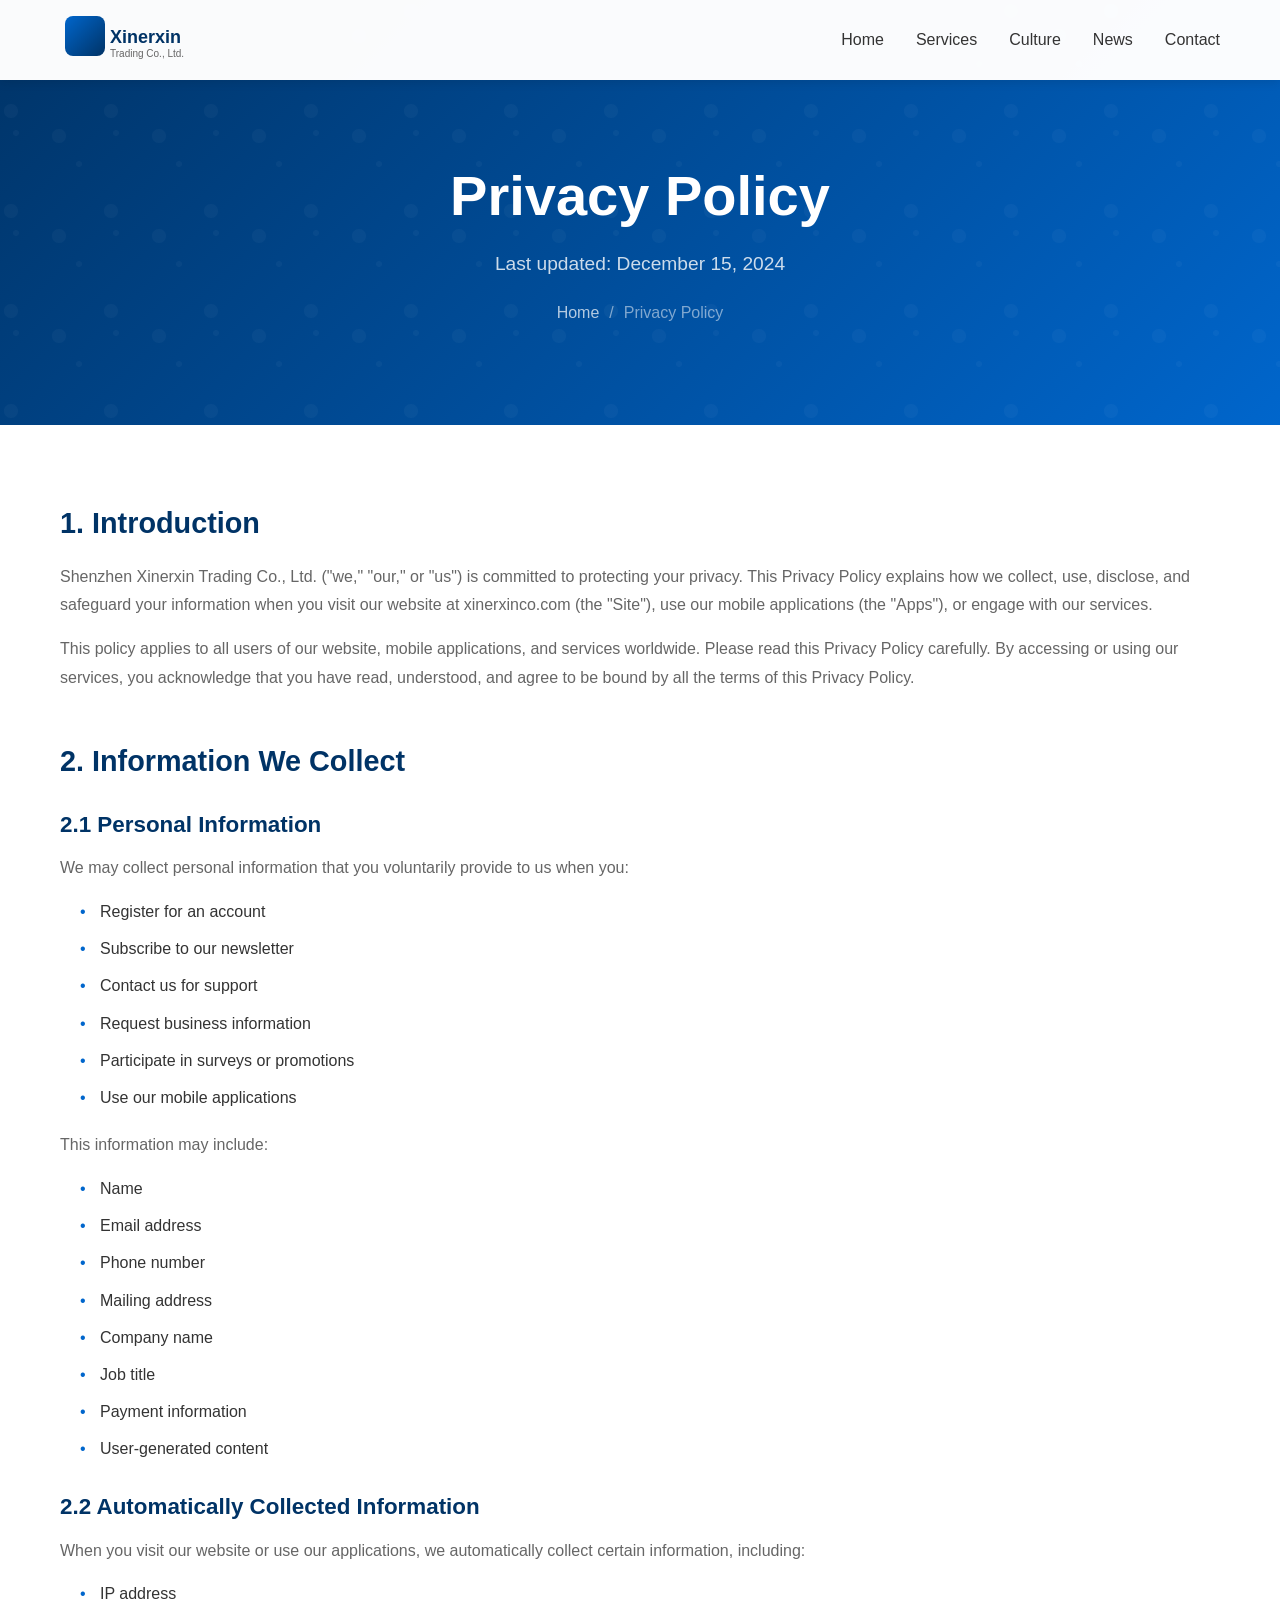
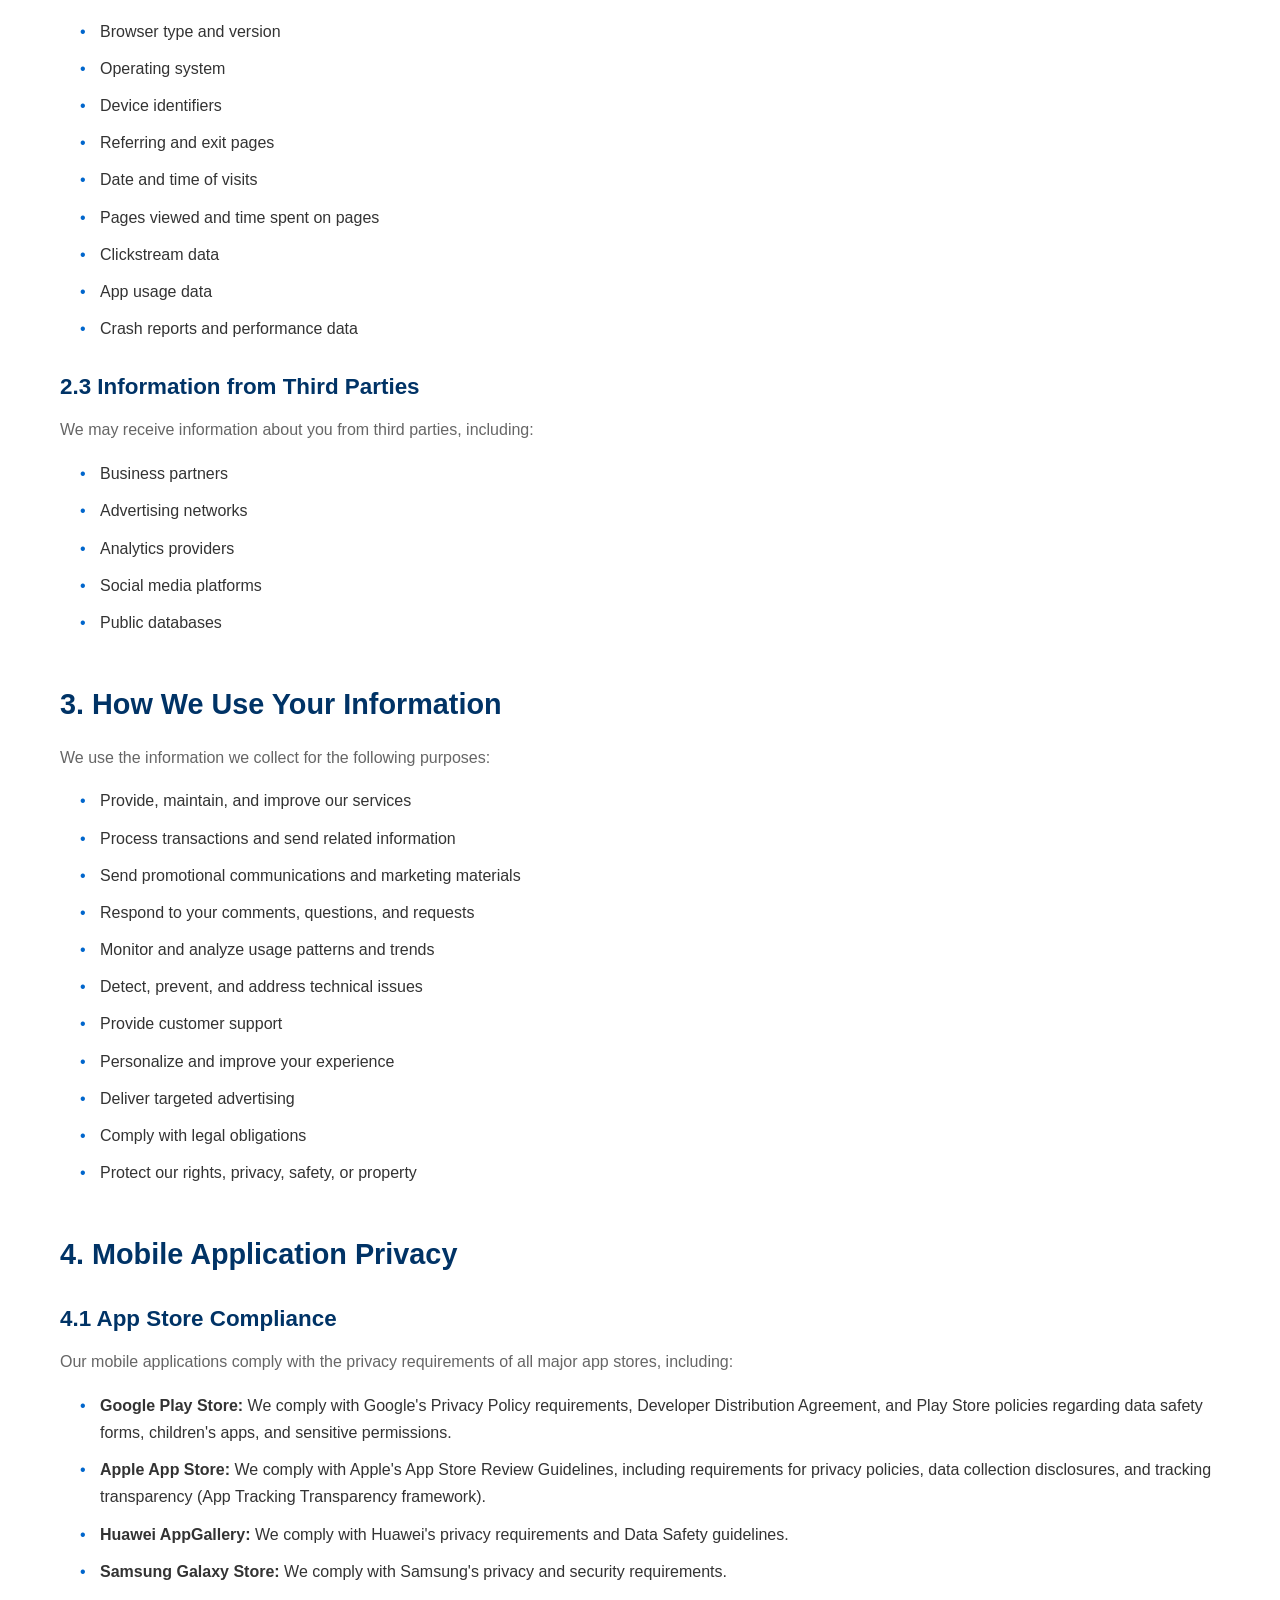
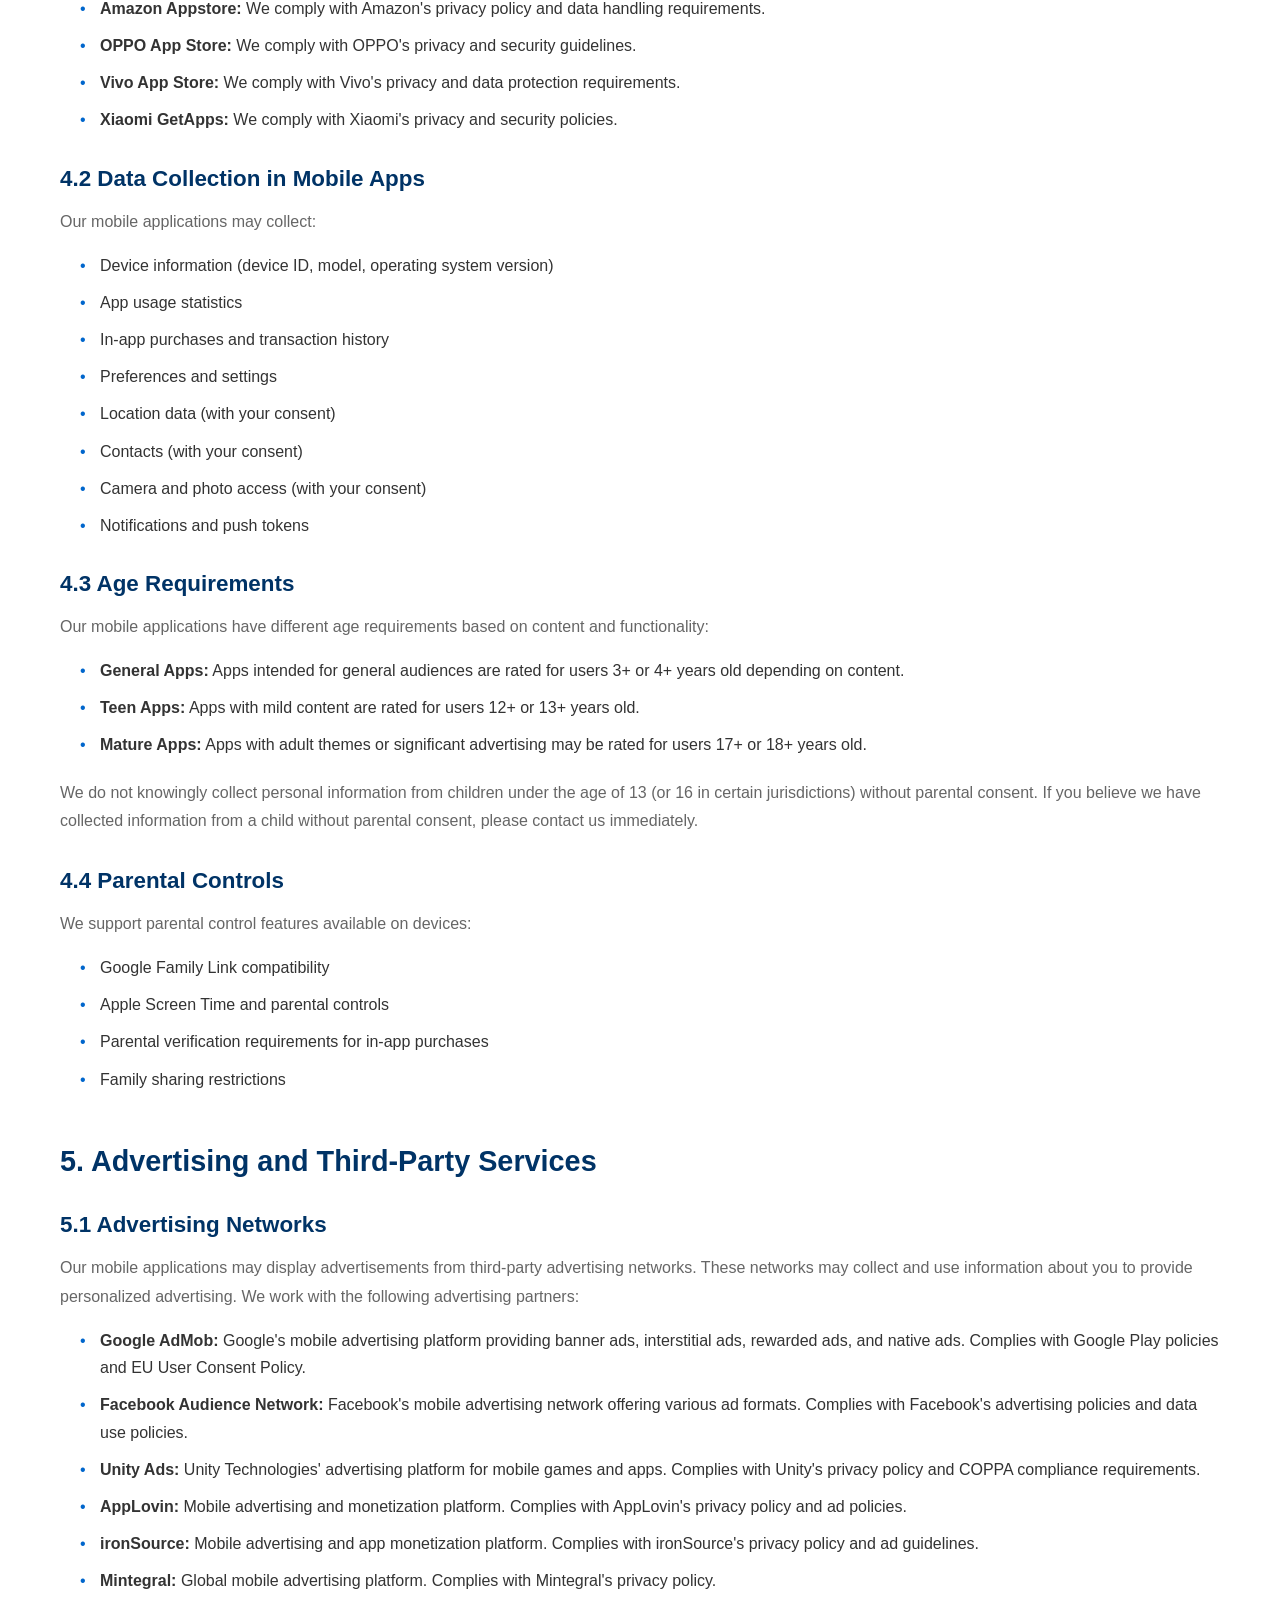
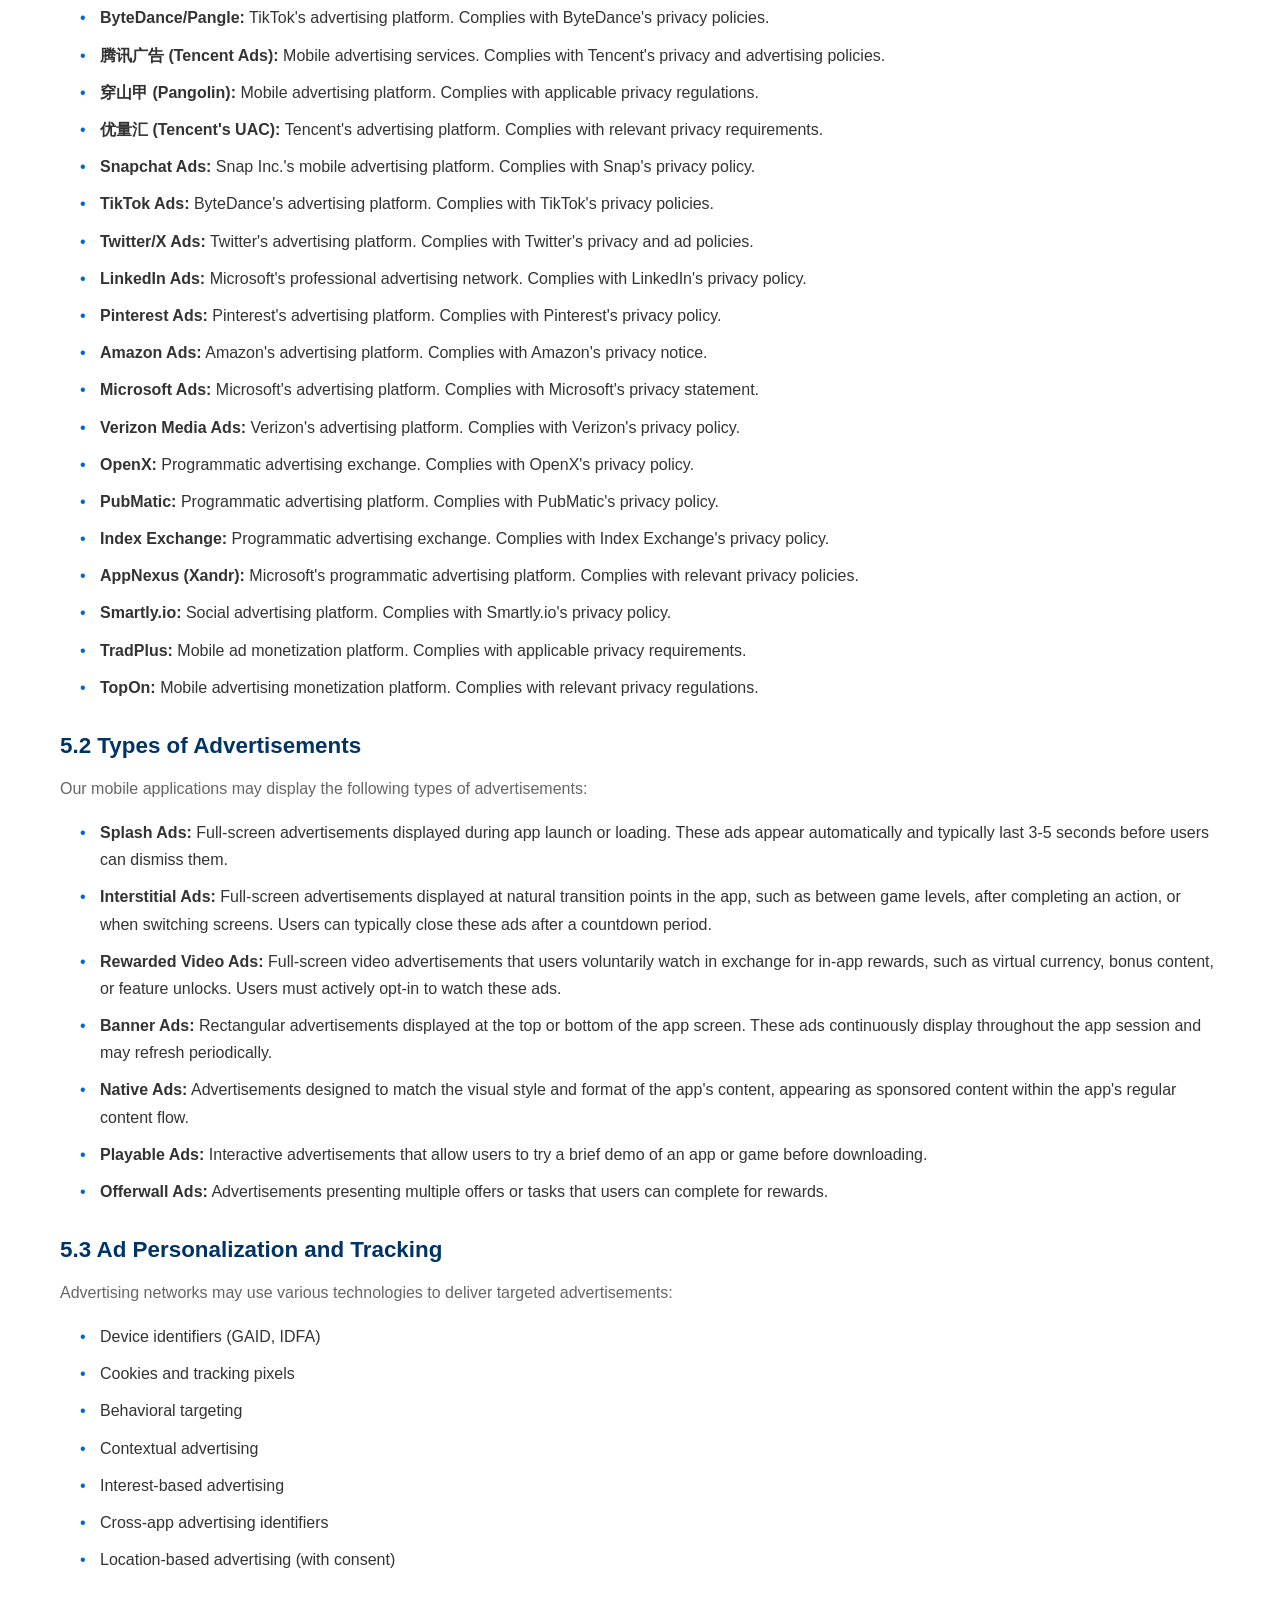
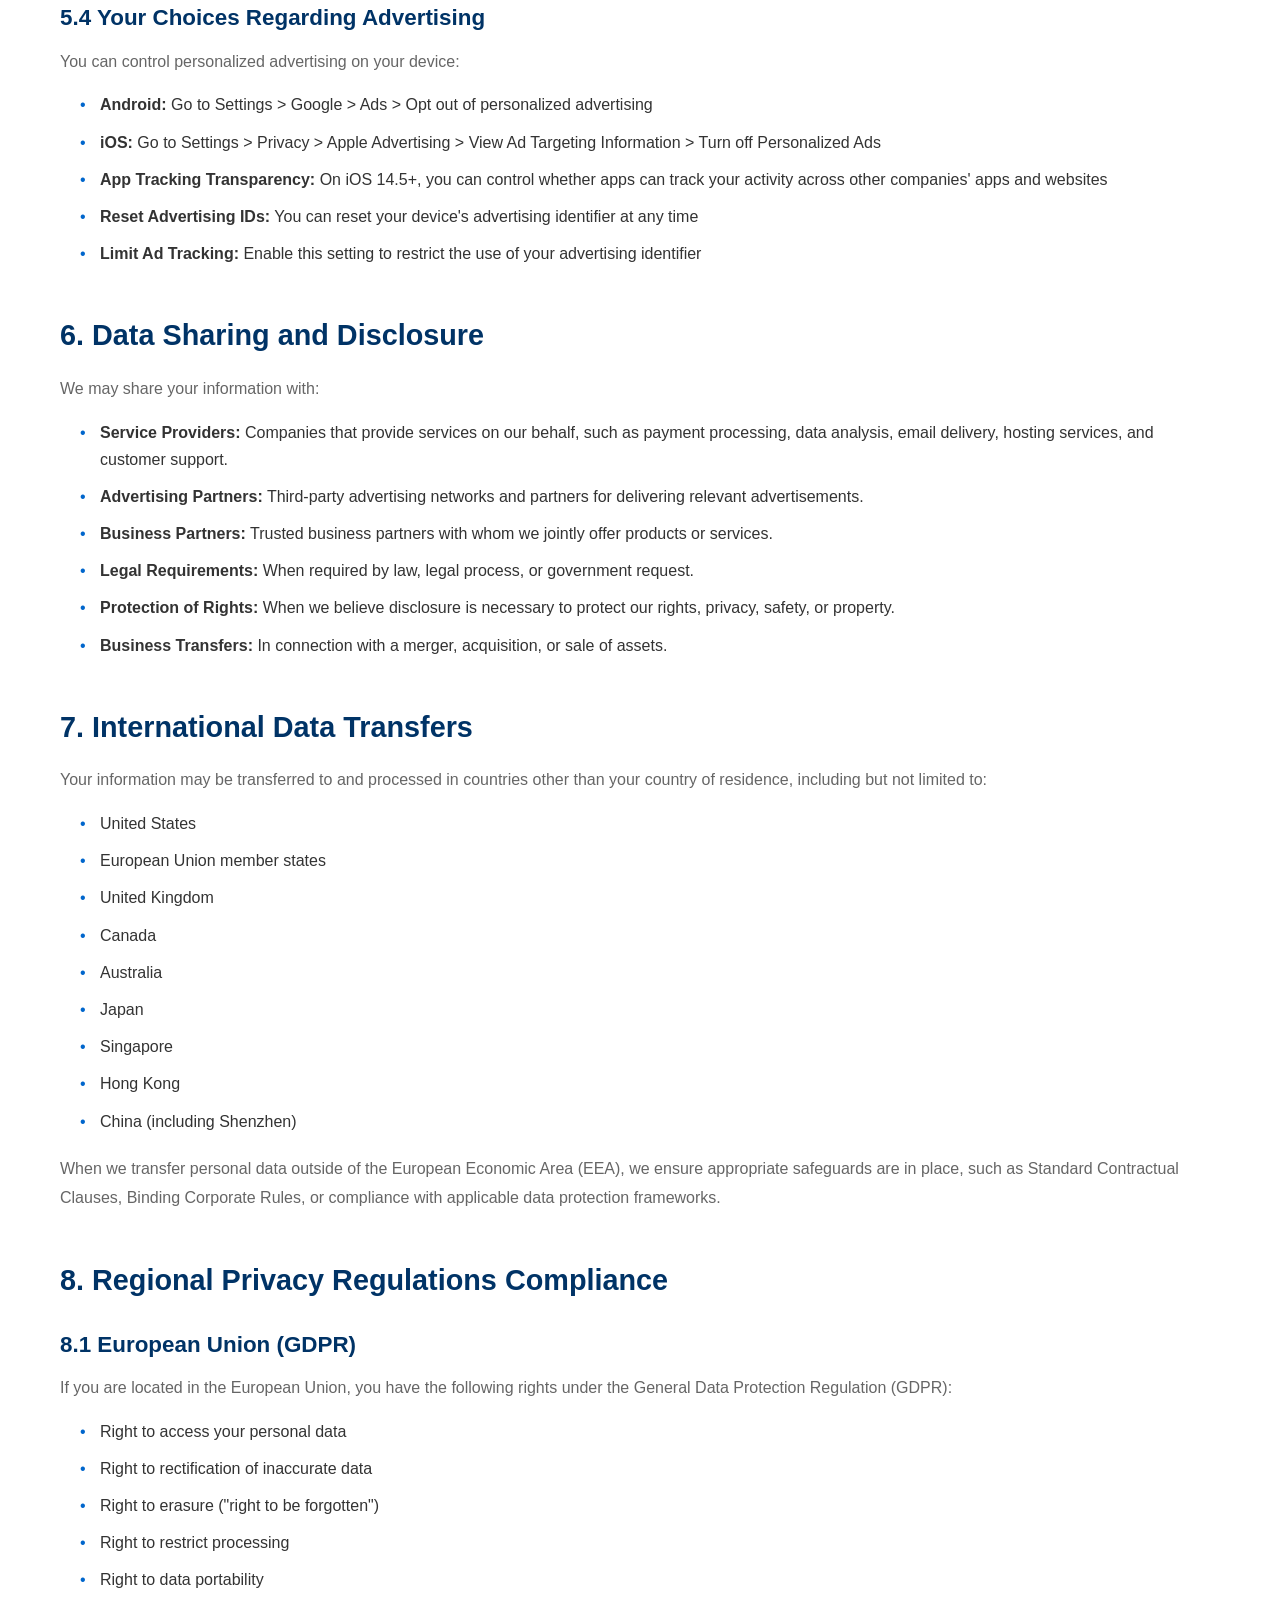
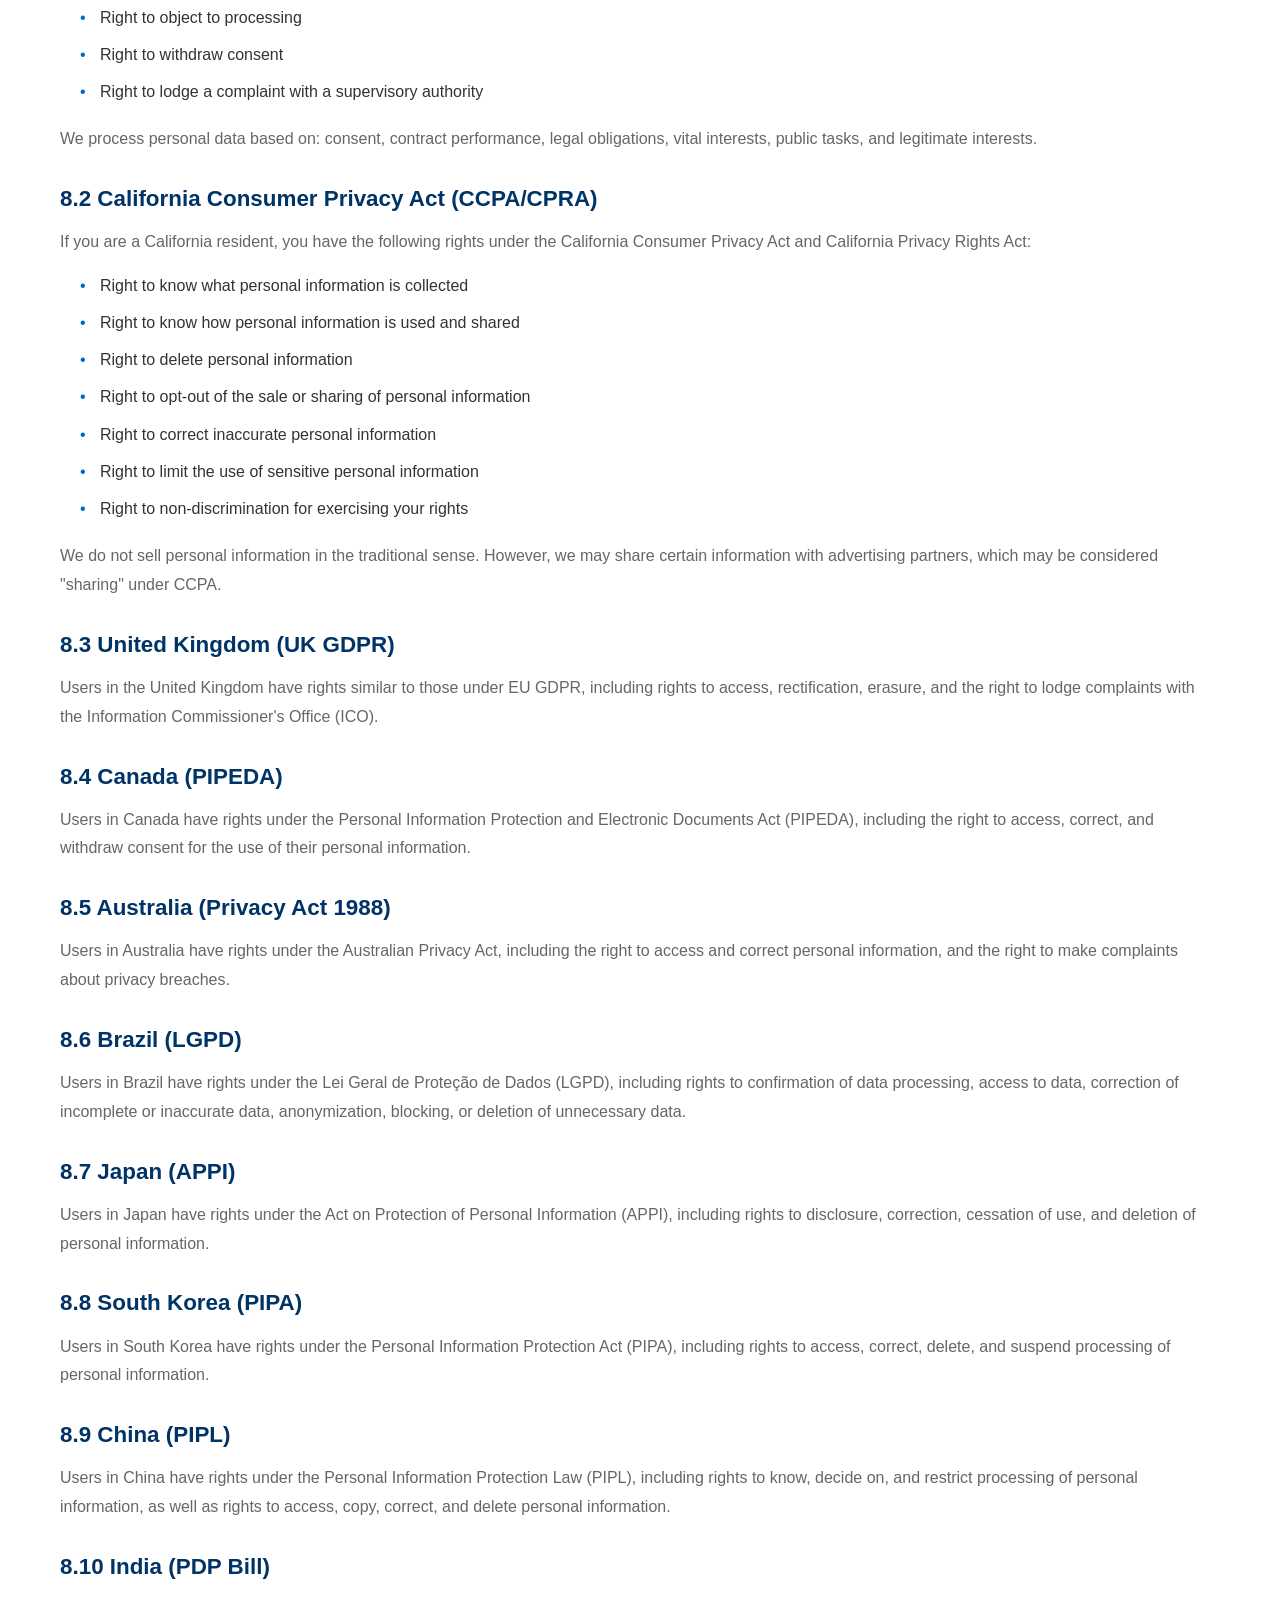
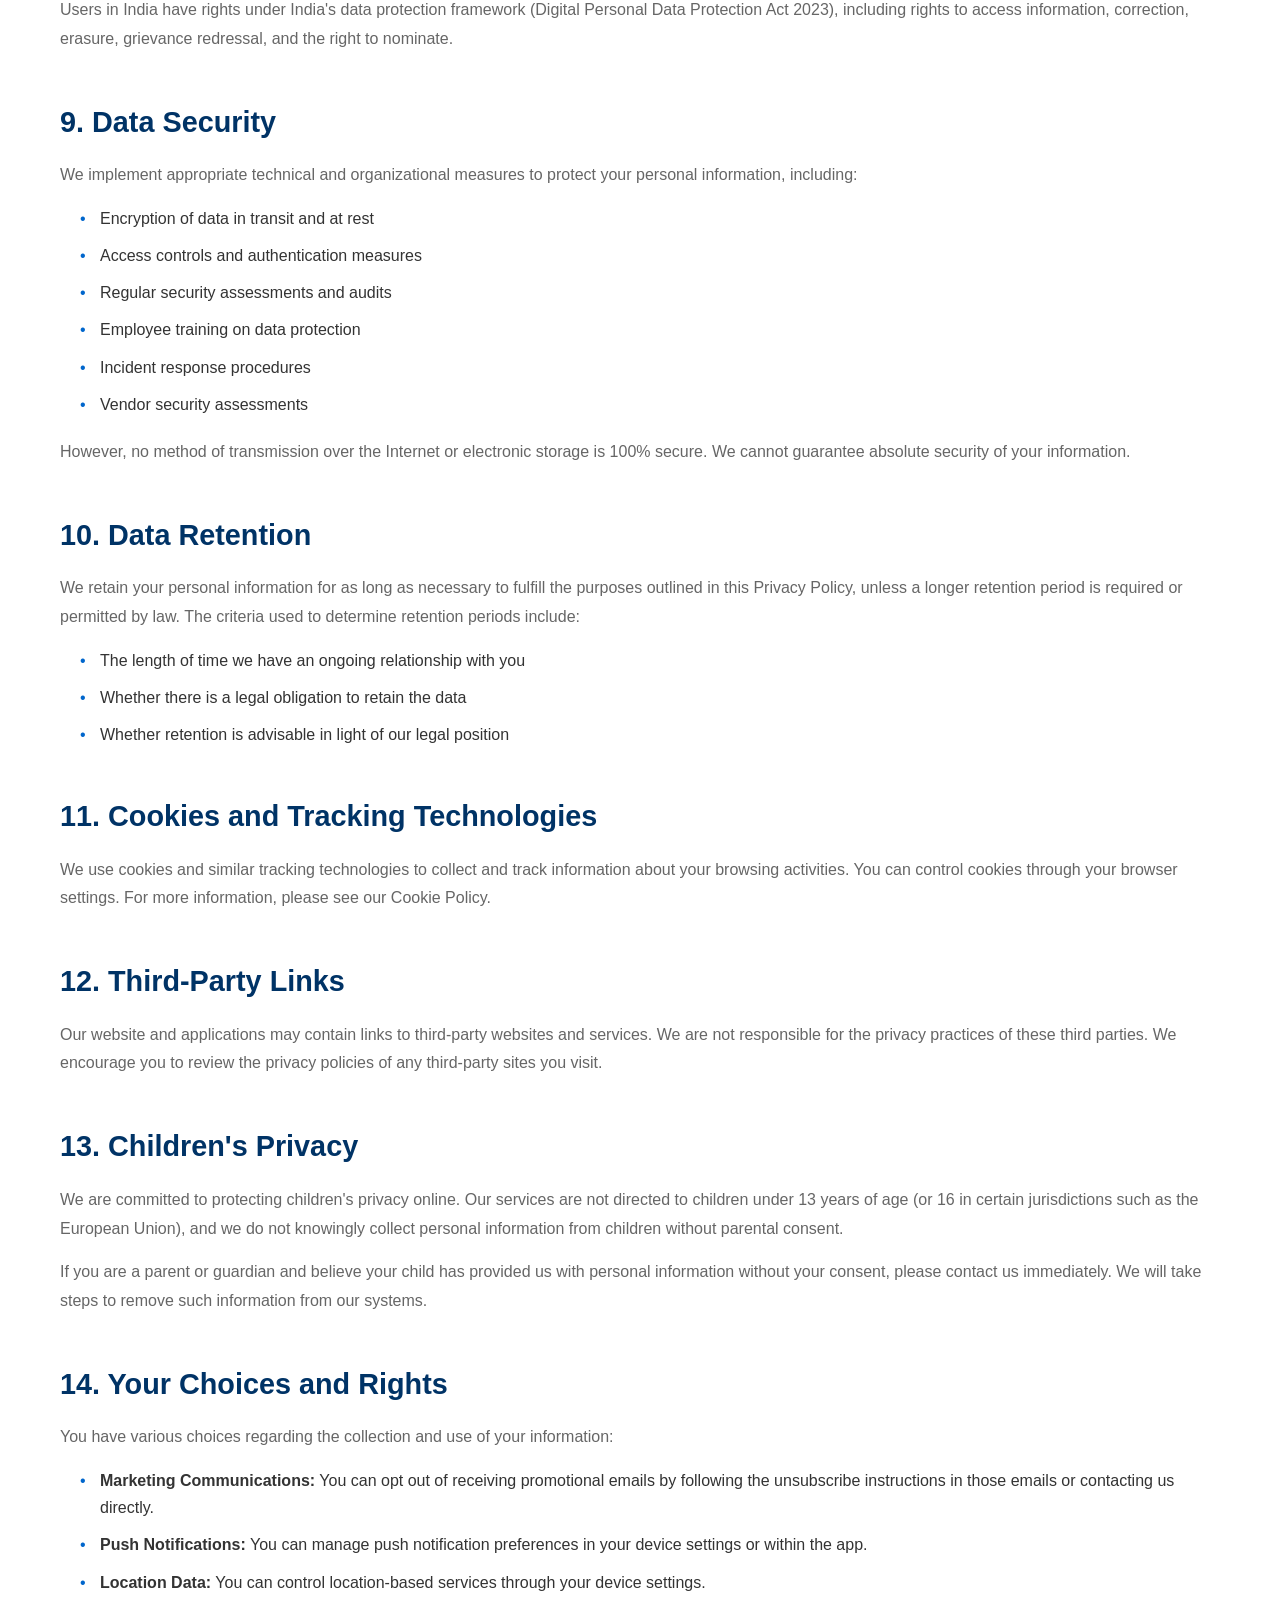
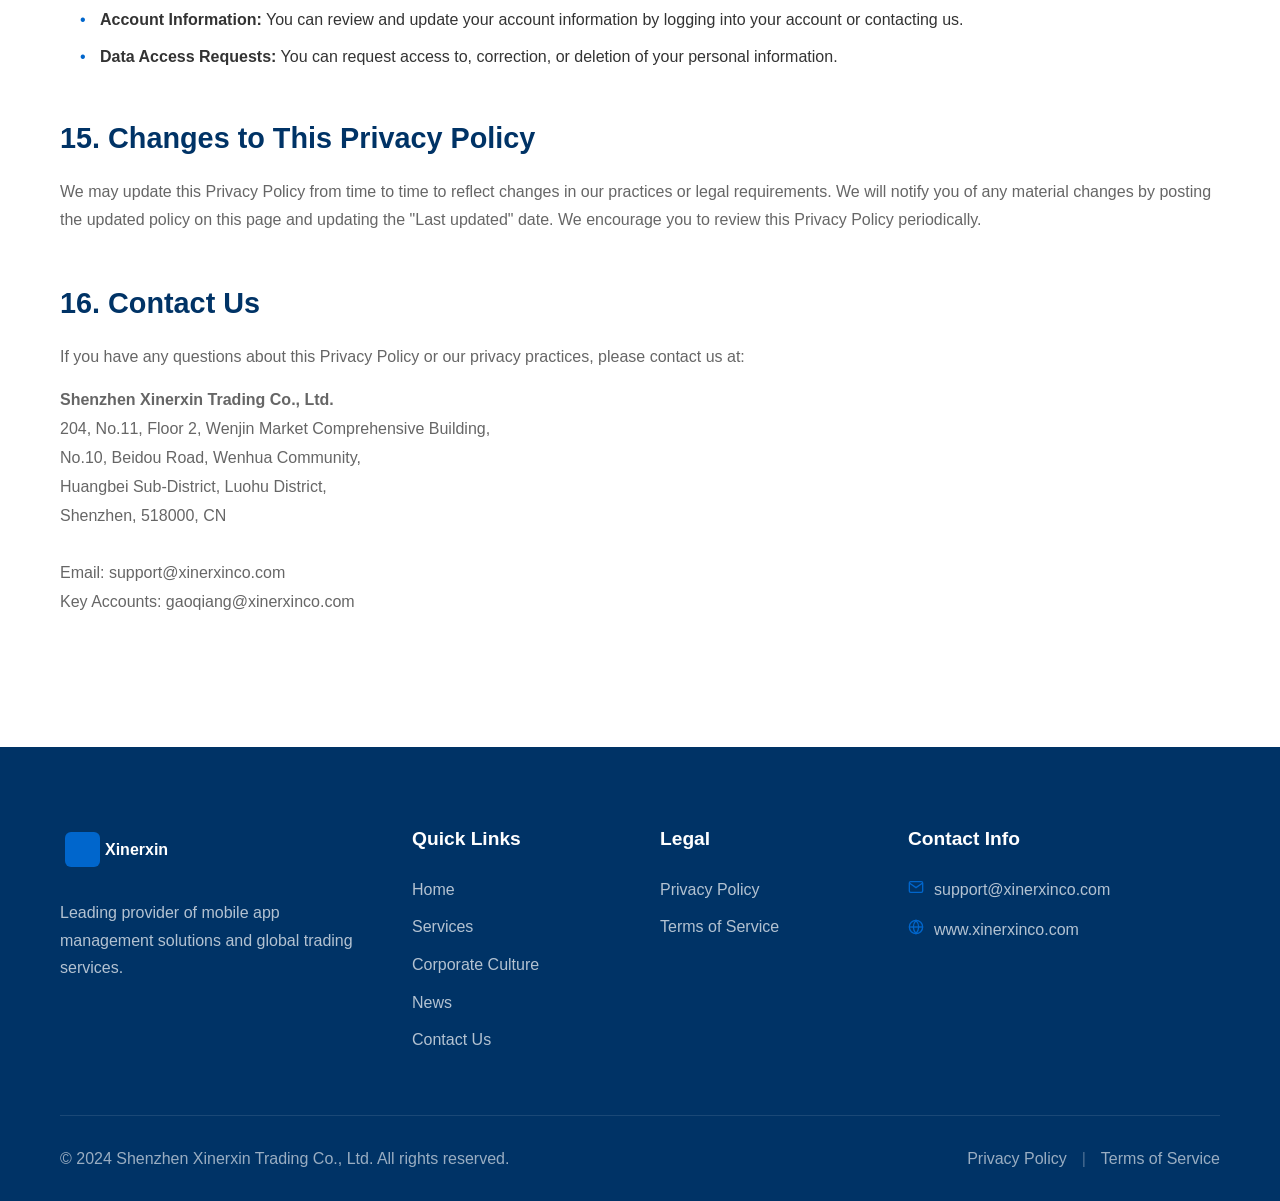
<file: privacy.html>
<!DOCTYPE html>
<html lang="en">
<head>
    <meta charset="UTF-8">
    <meta name="viewport" content="width=device-width, initial-scale=1.0">
    <meta name="description" content="Privacy Policy - Shenzhen Xinerxin Trading Co., Ltd. Learn how we collect, use, and protect your personal information">
    <meta name="keywords" content="privacy policy, data protection, personal information, GDPR, CCPA, mobile app privacy">
    <meta name="author" content="Shenzhen Xinerxin Trading Co., Ltd.">
    <meta name="robots" content="noindex, follow">
    <meta property="og:title" content="Privacy Policy - Xinerxin Trading Co., Ltd.">
    <meta property="og:description" content="Privacy Policy and data protection practices">
    <meta property="og:type" content="website">
    <meta property="og:url" content="https://xinerxinco.com/privacy.html">
    <link rel="canonical" href="https://xinerxinco.com/privacy.html">
    <title>Privacy Policy - Shenzhen Xinerxin Trading Co., Ltd.</title>
    <link rel="stylesheet" href="css/style.css">
</head>
<body>
    <!-- Header -->
    <header class="header" id="header">
        <div class="container">
            <div class="logo">
                <a href="index.html">
                    <svg width="180" height="50" viewBox="0 0 180 50" xmlns="http://www.w3.org/2000/svg">
                        <defs>
                            <linearGradient id="logoGradient" x1="0%" y1="0%" x2="100%" y2="100%">
                                <stop offset="0%" style="stop-color:#0066CC;stop-opacity:1" />
                                <stop offset="100%" style="stop-color:#003366;stop-opacity:1" />
                            </linearGradient>
                        </defs>
                        <rect x="5" y="5" width="40" height="40" rx="8" fill="url(#logoGradient)"/>
                        <text x="50" y="32" font-family="Arial, sans-serif" font-size="18" font-weight="bold" fill="#003366">Xinerxin</text>
                        <text x="50" y="46" font-family="Arial, sans-serif" font-size="10" fill="#666666">Trading Co., Ltd.</text>
                    </svg>
                </a>
            </div>
            <nav class="nav" id="nav">
                <ul class="nav-list">
                    <li class="nav-item"><a href="index.html">Home</a></li>
                    <li class="nav-item"><a href="services.html">Services</a></li>
                    <li class="nav-item"><a href="culture.html">Culture</a></li>
                    <li class="nav-item"><a href="news.html">News</a></li>
                    <li class="nav-item"><a href="contact.html">Contact</a></li>
                </ul>
            </nav>
            <button class="nav-toggle" id="navToggle" aria-label="Toggle navigation">
                <svg width="24" height="24" viewBox="0 0 24 24" fill="none" stroke="currentColor" stroke-width="2">
                    <line x1="3" y1="6" x2="21" y2="6"/>
                    <line x1="3" y1="12" x2="21" y2="12"/>
                    <line x1="3" y1="18" x2="21" y2="18"/>
                </svg>
            </button>
        </div>
    </header>

    <!-- Page Header -->
    <section class="page-header">
        <div class="container">
            <h1>Privacy Policy</h1>
            <p>Last updated: December 15, 2024</p>
            <div class="breadcrumb">
                <a href="index.html">Home</a>
                <span>/</span>
                <span>Privacy Policy</span>
            </div>
        </div>
    </section>

    <!-- Privacy Content -->
    <section class="legal-content">
        <div class="container">
            <div class="legal-section">
                <h2>1. Introduction</h2>
                <p>Shenzhen Xinerxin Trading Co., Ltd. ("we," "our," or "us") is committed to protecting your privacy. This Privacy Policy explains how we collect, use, disclose, and safeguard your information when you visit our website at xinerxinco.com (the "Site"), use our mobile applications (the "Apps"), or engage with our services.</p>
                <p>This policy applies to all users of our website, mobile applications, and services worldwide. Please read this Privacy Policy carefully. By accessing or using our services, you acknowledge that you have read, understood, and agree to be bound by all the terms of this Privacy Policy.</p>
            </div>

            <div class="legal-section">
                <h2>2. Information We Collect</h2>
                <h3>2.1 Personal Information</h3>
                <p>We may collect personal information that you voluntarily provide to us when you:</p>
                <ul>
                    <li>Register for an account</li>
                    <li>Subscribe to our newsletter</li>
                    <li>Contact us for support</li>
                    <li>Request business information</li>
                    <li>Participate in surveys or promotions</li>
                    <li>Use our mobile applications</li>
                </ul>
                <p>This information may include:</p>
                <ul>
                    <li>Name</li>
                    <li>Email address</li>
                    <li>Phone number</li>
                    <li>Mailing address</li>
                    <li>Company name</li>
                    <li>Job title</li>
                    <li>Payment information</li>
                    <li>User-generated content</li>
                </ul>

                <h3>2.2 Automatically Collected Information</h3>
                <p>When you visit our website or use our applications, we automatically collect certain information, including:</p>
                <ul>
                    <li>IP address</li>
                    <li>Browser type and version</li>
                    <li>Operating system</li>
                    <li>Device identifiers</li>
                    <li>Referring and exit pages</li>
                    <li>Date and time of visits</li>
                    <li>Pages viewed and time spent on pages</li>
                    <li>Clickstream data</li>
                    <li>App usage data</li>
                    <li>Crash reports and performance data</li>
                </ul>

                <h3>2.3 Information from Third Parties</h3>
                <p>We may receive information about you from third parties, including:</p>
                <ul>
                    <li>Business partners</li>
                    <li>Advertising networks</li>
                    <li>Analytics providers</li>
                    <li>Social media platforms</li>
                    <li>Public databases</li>
                </ul>
            </div>

            <div class="legal-section">
                <h2>3. How We Use Your Information</h2>
                <p>We use the information we collect for the following purposes:</p>
                <ul>
                    <li>Provide, maintain, and improve our services</li>
                    <li>Process transactions and send related information</li>
                    <li>Send promotional communications and marketing materials</li>
                    <li>Respond to your comments, questions, and requests</li>
                    <li>Monitor and analyze usage patterns and trends</li>
                    <li>Detect, prevent, and address technical issues</li>
                    <li>Provide customer support</li>
                    <li>Personalize and improve your experience</li>
                    <li>Deliver targeted advertising</li>
                    <li>Comply with legal obligations</li>
                    <li>Protect our rights, privacy, safety, or property</li>
                </ul>
            </div>

            <div class="legal-section">
                <h2>4. Mobile Application Privacy</h2>
                <h3>4.1 App Store Compliance</h3>
                <p>Our mobile applications comply with the privacy requirements of all major app stores, including:</p>
                <ul>
                    <li><strong>Google Play Store:</strong> We comply with Google's Privacy Policy requirements, Developer Distribution Agreement, and Play Store policies regarding data safety forms, children's apps, and sensitive permissions.</li>
                    <li><strong>Apple App Store:</strong> We comply with Apple's App Store Review Guidelines, including requirements for privacy policies, data collection disclosures, and tracking transparency (App Tracking Transparency framework).</li>
                    <li><strong>Huawei AppGallery:</strong> We comply with Huawei's privacy requirements and Data Safety guidelines.</li>
                    <li><strong>Samsung Galaxy Store:</strong> We comply with Samsung's privacy and security requirements.</li>
                    <li><strong>Amazon Appstore:</strong> We comply with Amazon's privacy policy and data handling requirements.</li>
                    <li><strong>OPPO App Store:</strong> We comply with OPPO's privacy and security guidelines.</li>
                    <li><strong>Vivo App Store:</strong> We comply with Vivo's privacy and data protection requirements.</li>
                    <li><strong>Xiaomi GetApps:</strong> We comply with Xiaomi's privacy and security policies.</li>
                </ul>

                <h3>4.2 Data Collection in Mobile Apps</h3>
                <p>Our mobile applications may collect:</p>
                <ul>
                    <li>Device information (device ID, model, operating system version)</li>
                    <li>App usage statistics</li>
                    <li>In-app purchases and transaction history</li>
                    <li>Preferences and settings</li>
                    <li>Location data (with your consent)</li>
                    <li>Contacts (with your consent)</li>
                    <li>Camera and photo access (with your consent)</li>
                    <li>Notifications and push tokens</li>
                </ul>

                <h3>4.3 Age Requirements</h3>
                <p>Our mobile applications have different age requirements based on content and functionality:</p>
                <ul>
                    <li><strong>General Apps:</strong> Apps intended for general audiences are rated for users 3+ or 4+ years old depending on content.</li>
                    <li><strong>Teen Apps:</strong> Apps with mild content are rated for users 12+ or 13+ years old.</li>
                    <li><strong>Mature Apps:</strong> Apps with adult themes or significant advertising may be rated for users 17+ or 18+ years old.</li>
                </ul>
                <p>We do not knowingly collect personal information from children under the age of 13 (or 16 in certain jurisdictions) without parental consent. If you believe we have collected information from a child without parental consent, please contact us immediately.</p>

                <h3>4.4 Parental Controls</h3>
                <p>We support parental control features available on devices:</p>
                <ul>
                    <li>Google Family Link compatibility</li>
                    <li>Apple Screen Time and parental controls</li>
                    <li>Parental verification requirements for in-app purchases</li>
                    <li>Family sharing restrictions</li>
                </ul>
            </div>

            <div class="legal-section">
                <h2>5. Advertising and Third-Party Services</h2>
                <h3>5.1 Advertising Networks</h3>
                <p>Our mobile applications may display advertisements from third-party advertising networks. These networks may collect and use information about you to provide personalized advertising. We work with the following advertising partners:</p>
                <ul>
                    <li><strong>Google AdMob:</strong> Google's mobile advertising platform providing banner ads, interstitial ads, rewarded ads, and native ads. Complies with Google Play policies and EU User Consent Policy.</li>
                    <li><strong>Facebook Audience Network:</strong> Facebook's mobile advertising network offering various ad formats. Complies with Facebook's advertising policies and data use policies.</li>
                    <li><strong>Unity Ads:</strong> Unity Technologies' advertising platform for mobile games and apps. Complies with Unity's privacy policy and COPPA compliance requirements.</li>
                    <li><strong>AppLovin:</strong> Mobile advertising and monetization platform. Complies with AppLovin's privacy policy and ad policies.</li>
                    <li><strong>ironSource:</strong> Mobile advertising and app monetization platform. Complies with ironSource's privacy policy and ad guidelines.</li>
                    <li><strong>Mintegral:</strong> Global mobile advertising platform. Complies with Mintegral's privacy policy.</li>
                    <li><strong>ByteDance/Pangle:</strong> TikTok's advertising platform. Complies with ByteDance's privacy policies.</li>
                    <li><strong>腾讯广告 (Tencent Ads):</strong> Mobile advertising services. Complies with Tencent's privacy and advertising policies.</li>
                    <li><strong>穿山甲 (Pangolin):</strong> Mobile advertising platform. Complies with applicable privacy regulations.</li>
                    <li><strong>优量汇 (Tencent's UAC):</strong> Tencent's advertising platform. Complies with relevant privacy requirements.</li>
                    <li><strong>Snapchat Ads:</strong> Snap Inc.'s mobile advertising platform. Complies with Snap's privacy policy.</li>
                    <li><strong>TikTok Ads:</strong> ByteDance's advertising platform. Complies with TikTok's privacy policies.</li>
                    <li><strong>Twitter/X Ads:</strong> Twitter's advertising platform. Complies with Twitter's privacy and ad policies.</li>
                    <li><strong>LinkedIn Ads:</strong> Microsoft's professional advertising network. Complies with LinkedIn's privacy policy.</li>
                    <li><strong>Pinterest Ads:</strong> Pinterest's advertising platform. Complies with Pinterest's privacy policy.</li>
                    <li><strong>Amazon Ads:</strong> Amazon's advertising platform. Complies with Amazon's privacy notice.</li>
                    <li><strong>Microsoft Ads:</strong> Microsoft's advertising platform. Complies with Microsoft's privacy statement.</li>
                    <li><strong>Verizon Media Ads:</strong> Verizon's advertising platform. Complies with Verizon's privacy policy.</li>
                    <li><strong>OpenX:</strong> Programmatic advertising exchange. Complies with OpenX's privacy policy.</li>
                    <li><strong>PubMatic:</strong> Programmatic advertising platform. Complies with PubMatic's privacy policy.</li>
                    <li><strong>Index Exchange:</strong> Programmatic advertising exchange. Complies with Index Exchange's privacy policy.</li>
                    <li><strong>AppNexus (Xandr):</strong> Microsoft's programmatic advertising platform. Complies with relevant privacy policies.</li>
                    <li><strong>Smartly.io:</strong> Social advertising platform. Complies with Smartly.io's privacy policy.</li>
                    <li><strong>TradPlus:</strong> Mobile ad monetization platform. Complies with applicable privacy requirements.</li>
                    <li><strong>TopOn:</strong> Mobile advertising monetization platform. Complies with relevant privacy regulations.</li>
                </ul>

                <h3>5.2 Types of Advertisements</h3>
                <p>Our mobile applications may display the following types of advertisements:</p>
                <ul>
                    <li><strong>Splash Ads:</strong> Full-screen advertisements displayed during app launch or loading. These ads appear automatically and typically last 3-5 seconds before users can dismiss them.</li>
                    <li><strong>Interstitial Ads:</strong> Full-screen advertisements displayed at natural transition points in the app, such as between game levels, after completing an action, or when switching screens. Users can typically close these ads after a countdown period.</li>
                    <li><strong>Rewarded Video Ads:</strong> Full-screen video advertisements that users voluntarily watch in exchange for in-app rewards, such as virtual currency, bonus content, or feature unlocks. Users must actively opt-in to watch these ads.</li>
                    <li><strong>Banner Ads:</strong> Rectangular advertisements displayed at the top or bottom of the app screen. These ads continuously display throughout the app session and may refresh periodically.</li>
                    <li><strong>Native Ads:</strong> Advertisements designed to match the visual style and format of the app's content, appearing as sponsored content within the app's regular content flow.</li>
                    <li><strong>Playable Ads:</strong> Interactive advertisements that allow users to try a brief demo of an app or game before downloading.</li>
                    <li><strong>Offerwall Ads:</strong> Advertisements presenting multiple offers or tasks that users can complete for rewards.</li>
                </ul>

                <h3>5.3 Ad Personalization and Tracking</h3>
                <p>Advertising networks may use various technologies to deliver targeted advertisements:</p>
                <ul>
                    <li>Device identifiers (GAID, IDFA)</li>
                    <li>Cookies and tracking pixels</li>
                    <li>Behavioral targeting</li>
                    <li>Contextual advertising</li>
                    <li>Interest-based advertising</li>
                    <li>Cross-app advertising identifiers</li>
                    <li>Location-based advertising (with consent)</li>
                </ul>

                <h3>5.4 Your Choices Regarding Advertising</h3>
                <p>You can control personalized advertising on your device:</p>
                <ul>
                    <li><strong>Android:</strong> Go to Settings > Google > Ads > Opt out of personalized advertising</li>
                    <li><strong>iOS:</strong> Go to Settings > Privacy > Apple Advertising > View Ad Targeting Information > Turn off Personalized Ads</li>
                    <li><strong>App Tracking Transparency:</strong> On iOS 14.5+, you can control whether apps can track your activity across other companies' apps and websites</li>
                    <li><strong>Reset Advertising IDs:</strong> You can reset your device's advertising identifier at any time</li>
                    <li><strong>Limit Ad Tracking:</strong> Enable this setting to restrict the use of your advertising identifier</li>
                </ul>
            </div>

            <div class="legal-section">
                <h2>6. Data Sharing and Disclosure</h2>
                <p>We may share your information with:</p>
                <ul>
                    <li><strong>Service Providers:</strong> Companies that provide services on our behalf, such as payment processing, data analysis, email delivery, hosting services, and customer support.</li>
                    <li><strong>Advertising Partners:</strong> Third-party advertising networks and partners for delivering relevant advertisements.</li>
                    <li><strong>Business Partners:</strong> Trusted business partners with whom we jointly offer products or services.</li>
                    <li><strong>Legal Requirements:</strong> When required by law, legal process, or government request.</li>
                    <li><strong>Protection of Rights:</strong> When we believe disclosure is necessary to protect our rights, privacy, safety, or property.</li>
                    <li><strong>Business Transfers:</strong> In connection with a merger, acquisition, or sale of assets.</li>
                </ul>
            </div>

            <div class="legal-section">
                <h2>7. International Data Transfers</h2>
                <p>Your information may be transferred to and processed in countries other than your country of residence, including but not limited to:</p>
                <ul>
                    <li>United States</li>
                    <li>European Union member states</li>
                    <li>United Kingdom</li>
                    <li>Canada</li>
                    <li>Australia</li>
                    <li>Japan</li>
                    <li>Singapore</li>
                    <li>Hong Kong</li>
                    <li>China (including Shenzhen)</li>
                </ul>
                <p>When we transfer personal data outside of the European Economic Area (EEA), we ensure appropriate safeguards are in place, such as Standard Contractual Clauses, Binding Corporate Rules, or compliance with applicable data protection frameworks.</p>
            </div>

            <div class="legal-section">
                <h2>8. Regional Privacy Regulations Compliance</h2>
                <h3>8.1 European Union (GDPR)</h3>
                <p>If you are located in the European Union, you have the following rights under the General Data Protection Regulation (GDPR):</p>
                <ul>
                    <li>Right to access your personal data</li>
                    <li>Right to rectification of inaccurate data</li>
                    <li>Right to erasure ("right to be forgotten")</li>
                    <li>Right to restrict processing</li>
                    <li>Right to data portability</li>
                    <li>Right to object to processing</li>
                    <li>Right to withdraw consent</li>
                    <li>Right to lodge a complaint with a supervisory authority</li>
                </ul>
                <p>We process personal data based on: consent, contract performance, legal obligations, vital interests, public tasks, and legitimate interests.</p>

                <h3>8.2 California Consumer Privacy Act (CCPA/CPRA)</h3>
                <p>If you are a California resident, you have the following rights under the California Consumer Privacy Act and California Privacy Rights Act:</p>
                <ul>
                    <li>Right to know what personal information is collected</li>
                    <li>Right to know how personal information is used and shared</li>
                    <li>Right to delete personal information</li>
                    <li>Right to opt-out of the sale or sharing of personal information</li>
                    <li>Right to correct inaccurate personal information</li>
                    <li>Right to limit the use of sensitive personal information</li>
                    <li>Right to non-discrimination for exercising your rights</li>
                </ul>
                <p>We do not sell personal information in the traditional sense. However, we may share certain information with advertising partners, which may be considered "sharing" under CCPA.</p>

                <h3>8.3 United Kingdom (UK GDPR)</h3>
                <p>Users in the United Kingdom have rights similar to those under EU GDPR, including rights to access, rectification, erasure, and the right to lodge complaints with the Information Commissioner's Office (ICO).</p>

                <h3>8.4 Canada (PIPEDA)</h3>
                <p>Users in Canada have rights under the Personal Information Protection and Electronic Documents Act (PIPEDA), including the right to access, correct, and withdraw consent for the use of their personal information.</p>

                <h3>8.5 Australia (Privacy Act 1988)</h3>
                <p>Users in Australia have rights under the Australian Privacy Act, including the right to access and correct personal information, and the right to make complaints about privacy breaches.</p>

                <h3>8.6 Brazil (LGPD)</h3>
                <p>Users in Brazil have rights under the Lei Geral de Proteção de Dados (LGPD), including rights to confirmation of data processing, access to data, correction of incomplete or inaccurate data, anonymization, blocking, or deletion of unnecessary data.</p>

                <h3>8.7 Japan (APPI)</h3>
                <p>Users in Japan have rights under the Act on Protection of Personal Information (APPI), including rights to disclosure, correction, cessation of use, and deletion of personal information.</p>

                <h3>8.8 South Korea (PIPA)</h3>
                <p>Users in South Korea have rights under the Personal Information Protection Act (PIPA), including rights to access, correct, delete, and suspend processing of personal information.</p>

                <h3>8.9 China (PIPL)</h3>
                <p>Users in China have rights under the Personal Information Protection Law (PIPL), including rights to know, decide on, and restrict processing of personal information, as well as rights to access, copy, correct, and delete personal information.</p>

                <h3>8.10 India (PDP Bill)</h3>
                <p>Users in India have rights under India's data protection framework (Digital Personal Data Protection Act 2023), including rights to access information, correction, erasure, grievance redressal, and the right to nominate.</p>
            </div>

            <div class="legal-section">
                <h2>9. Data Security</h2>
                <p>We implement appropriate technical and organizational measures to protect your personal information, including:</p>
                <ul>
                    <li>Encryption of data in transit and at rest</li>
                    <li>Access controls and authentication measures</li>
                    <li>Regular security assessments and audits</li>
                    <li>Employee training on data protection</li>
                    <li>Incident response procedures</li>
                    <li>Vendor security assessments</li>
                </ul>
                <p>However, no method of transmission over the Internet or electronic storage is 100% secure. We cannot guarantee absolute security of your information.</p>
            </div>

            <div class="legal-section">
                <h2>10. Data Retention</h2>
                <p>We retain your personal information for as long as necessary to fulfill the purposes outlined in this Privacy Policy, unless a longer retention period is required or permitted by law. The criteria used to determine retention periods include:</p>
                <ul>
                    <li>The length of time we have an ongoing relationship with you</li>
                    <li>Whether there is a legal obligation to retain the data</li>
                    <li>Whether retention is advisable in light of our legal position</li>
                </ul>
            </div>

            <div class="legal-section">
                <h2>11. Cookies and Tracking Technologies</h2>
                <p>We use cookies and similar tracking technologies to collect and track information about your browsing activities. You can control cookies through your browser settings. For more information, please see our Cookie Policy.</p>
            </div>

            <div class="legal-section">
                <h2>12. Third-Party Links</h2>
                <p>Our website and applications may contain links to third-party websites and services. We are not responsible for the privacy practices of these third parties. We encourage you to review the privacy policies of any third-party sites you visit.</p>
            </div>

            <div class="legal-section">
                <h2>13. Children's Privacy</h2>
                <p>We are committed to protecting children's privacy online. Our services are not directed to children under 13 years of age (or 16 in certain jurisdictions such as the European Union), and we do not knowingly collect personal information from children without parental consent.</p>
                <p>If you are a parent or guardian and believe your child has provided us with personal information without your consent, please contact us immediately. We will take steps to remove such information from our systems.</p>
            </div>

            <div class="legal-section">
                <h2>14. Your Choices and Rights</h2>
                <p>You have various choices regarding the collection and use of your information:</p>
                <ul>
                    <li><strong>Marketing Communications:</strong> You can opt out of receiving promotional emails by following the unsubscribe instructions in those emails or contacting us directly.</li>
                    <li><strong>Push Notifications:</strong> You can manage push notification preferences in your device settings or within the app.</li>
                    <li><strong>Location Data:</strong> You can control location-based services through your device settings.</li>
                    <li><strong>Account Information:</strong> You can review and update your account information by logging into your account or contacting us.</li>
                    <li><strong>Data Access Requests:</strong> You can request access to, correction, or deletion of your personal information.</li>
                </ul>
            </div>

            <div class="legal-section">
                <h2>15. Changes to This Privacy Policy</h2>
                <p>We may update this Privacy Policy from time to time to reflect changes in our practices or legal requirements. We will notify you of any material changes by posting the updated policy on this page and updating the "Last updated" date. We encourage you to review this Privacy Policy periodically.</p>
            </div>

            <div class="legal-section">
                <h2>16. Contact Us</h2>
                <p>If you have any questions about this Privacy Policy or our privacy practices, please contact us at:</p>
                <p><strong>Shenzhen Xinerxin Trading Co., Ltd.</strong><br>
                204, No.11, Floor 2, Wenjin Market Comprehensive Building,<br>
                No.10, Beidou Road, Wenhua Community,<br>
                Huangbei Sub-District, Luohu District,<br>
                Shenzhen, 518000, CN<br><br>
                Email: <a href="mailto:support@xinerxinco.com">support@xinerxinco.com</a><br>
                Key Accounts: <a href="mailto:gaoqiang@xinerxinco.com">gaoqiang@xinerxinco.com</a></p>
            </div>
        </div>
    </section>

    <!-- Footer -->
    <footer class="footer">
        <div class="container">
            <div class="footer-grid">
                <div class="footer-col">
                    <div class="footer-logo">
                        <svg width="150" height="45" viewBox="0 0 150 45" xmlns="http://www.w3.org/2000/svg">
                            <rect x="5" y="5" width="35" height="35" rx="6" fill="#0066CC"/>
                            <text x="45" y="28" font-family="Arial, sans-serif" font-size="16" font-weight="bold" fill="#ffffff">Xinerxin</text>
                        </svg>
                    </div>
                    <p>Leading provider of mobile app management solutions and global trading services.</p>
                </div>
                <div class="footer-col">
                    <h4>Quick Links</h4>
                    <ul class="footer-links">
                        <li><a href="index.html">Home</a></li>
                        <li><a href="services.html">Services</a></li>
                        <li><a href="culture.html">Corporate Culture</a></li>
                        <li><a href="news.html">News</a></li>
                        <li><a href="contact.html">Contact Us</a></li>
                    </ul>
                </div>
                <div class="footer-col">
                    <h4>Legal</h4>
                    <ul class="footer-links">
                        <li><a href="privacy.html">Privacy Policy</a></li>
                        <li><a href="terms.html">Terms of Service</a></li>
                    </ul>
                </div>
                <div class="footer-col">
                    <h4>Contact Info</h4>
                    <div class="footer-contact">
                        <div class="contact-item">
                            <svg width="16" height="16" viewBox="0 0 24 24" fill="none" stroke="#0066CC" stroke-width="2">
                                <path d="M4 4h16c1.1 0 2 .9 2 2v12c0 1.1-.9 2-2 2H4c-1.1 0-2-.9-2-2V6c0-1.1.9-2 2-2z"/>
                                <polyline points="22,6 12,13 2,6"/>
                            </svg>
                            <span><a href="mailto:support@xinerxinco.com">support@xinerxinco.com</a></span>
                        </div>
                        <div class="contact-item">
                            <svg width="16" height="16" viewBox="0 0 24 24" fill="none" stroke="#0066CC" stroke-width="2">
                                <circle cx="12" cy="12" r="10"/>
                                <line x1="2" y1="12" x2="22" y2="12"/>
                                <path d="M12 2a15.3 15.3 0 0 1 4 10 15.3 15.3 0 0 1-4 10 15.3 15.3 0 0 1-4-10 15.3 15.3 0 0 1 4-10z"/>
                            </svg>
                            <span><a href="https://xinerxinco.com">www.xinerxinco.com</a></span>
                        </div>
                    </div>
                </div>
            </div>
            <div class="footer-bottom">
                <p>&copy; 2024 Shenzhen Xinerxin Trading Co., Ltd. All rights reserved.</p>
                <div class="footer-legal">
                    <a href="privacy.html">Privacy Policy</a>
                    <span>|</span>
                    <a href="terms.html">Terms of Service</a>
                </div>
            </div>
        </div>
    </footer>

    <script src="js/main.js"></script>
</body>
</html>
</file>
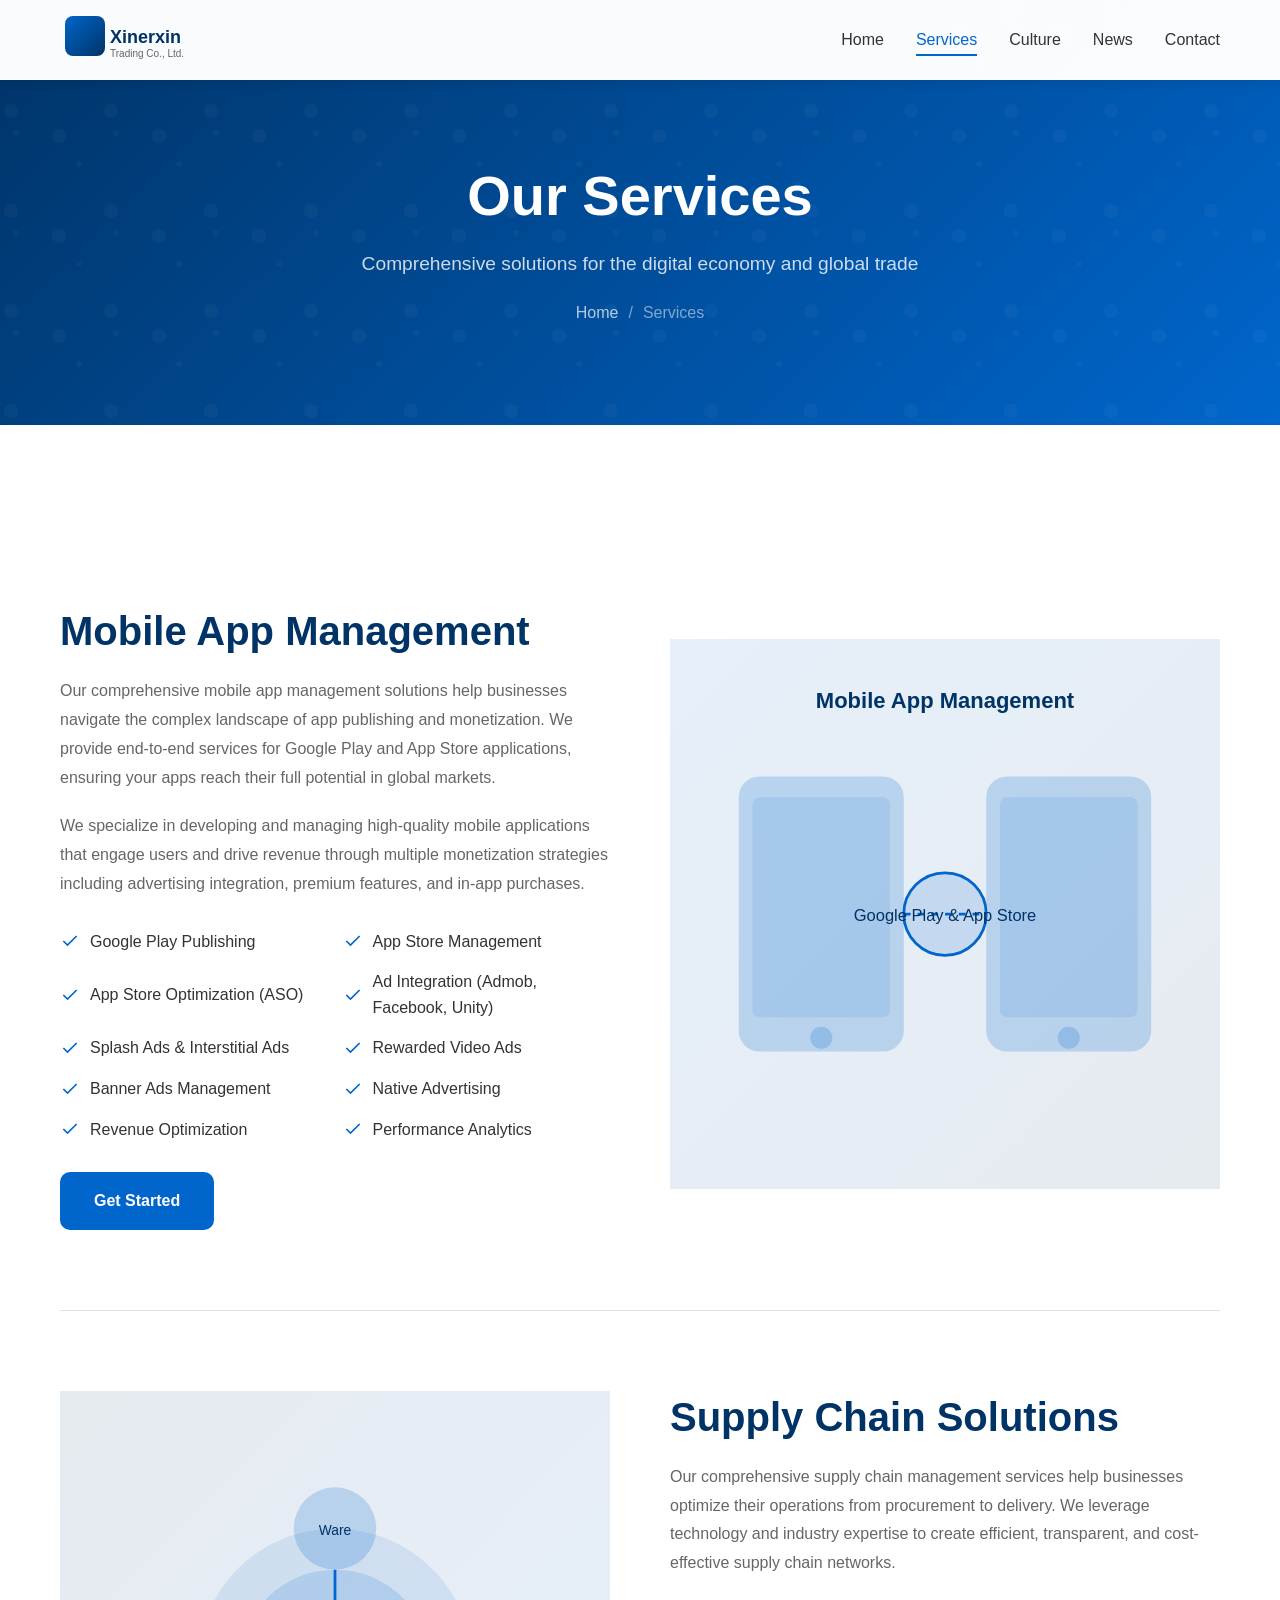
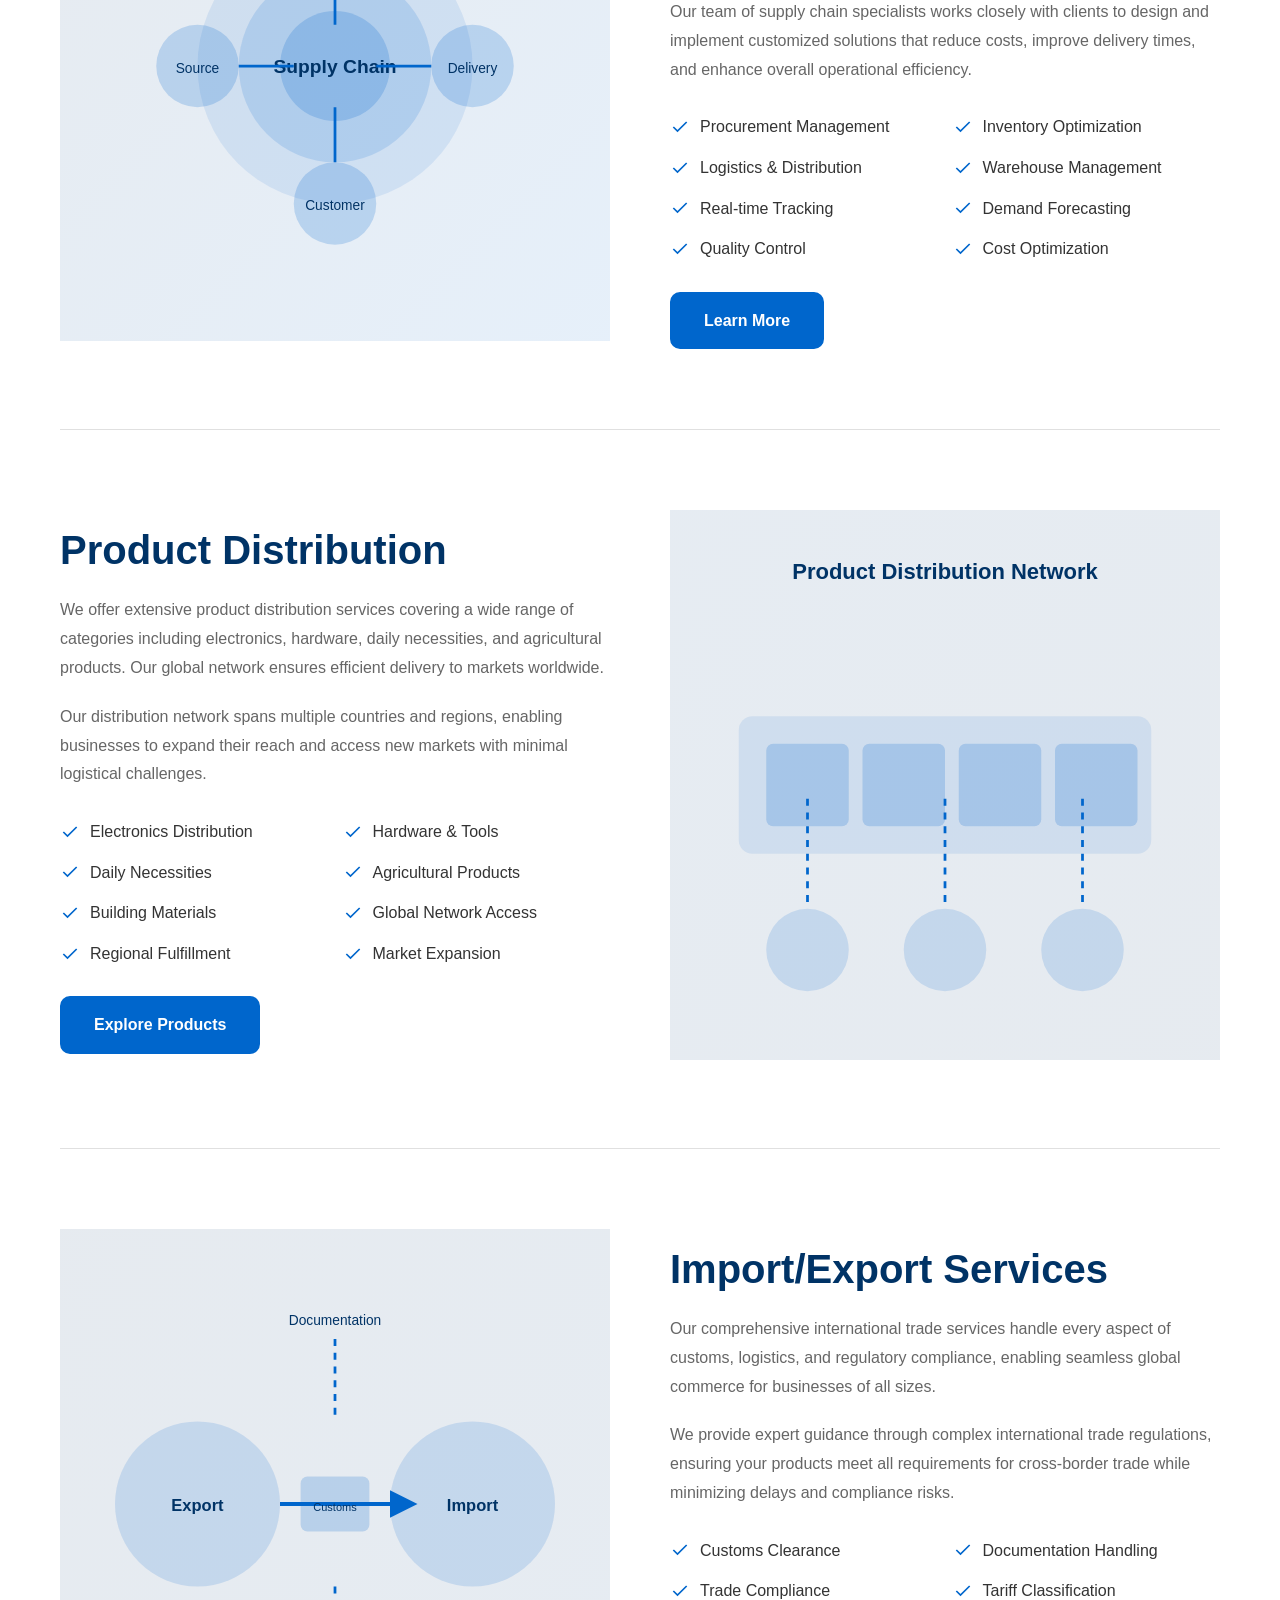
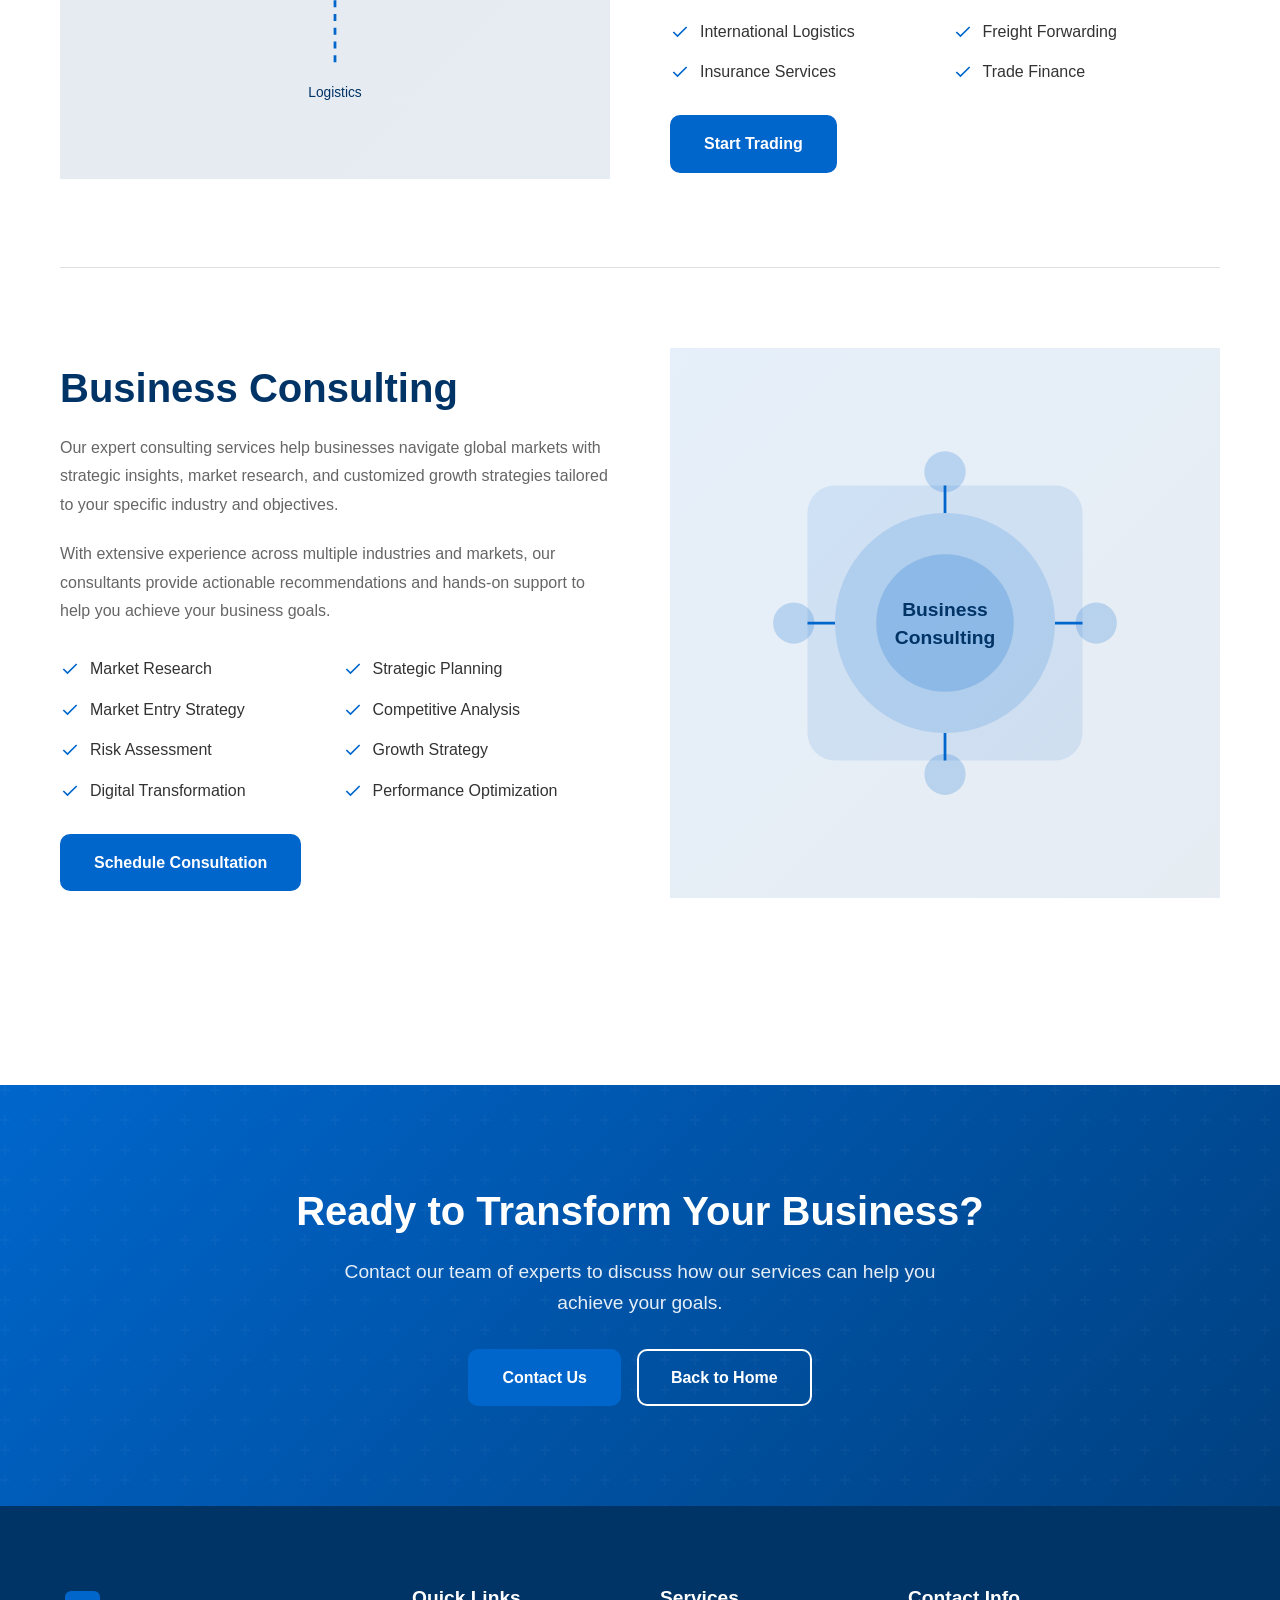
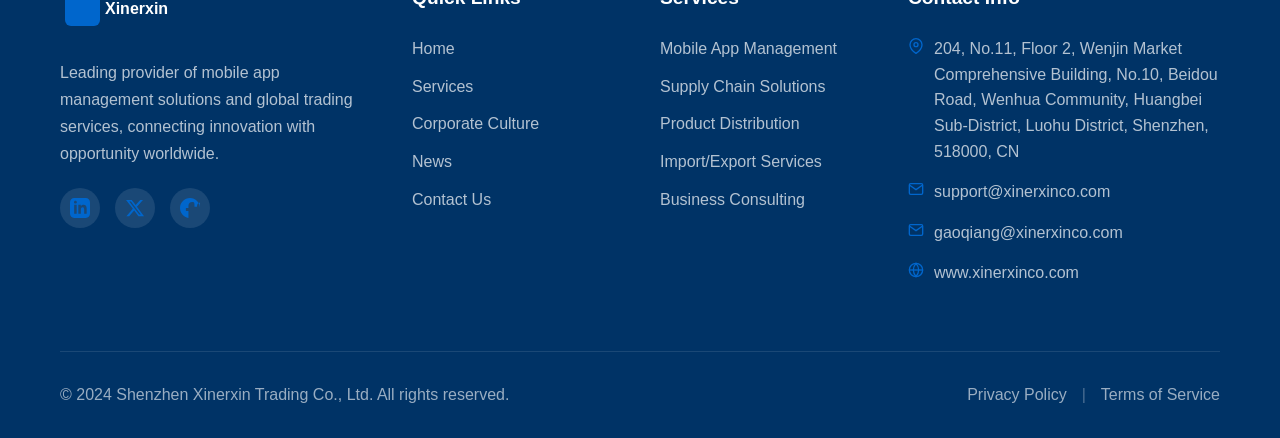
<file: services.html>
<!DOCTYPE html>
<html lang="en">
<head>
    <meta charset="UTF-8">
    <meta name="viewport" content="width=device-width, initial-scale=1.0">
    <meta name="description" content="Xinerxin Services - Mobile App Management, Supply Chain Solutions, Product Distribution, and International Trade Services for Global Markets">
    <meta name="keywords" content="mobile app management, app store publishing, Google Play, supply chain, product distribution, import export, international trade">
    <meta name="author" content="Shenzhen Xinerxin Trading Co., Ltd.">
    <meta name="robots" content="index, follow">
    <meta property="og:title" content="Our Services - Xinerxin Trading Co., Ltd.">
    <meta property="og:description" content="Comprehensive mobile app management and global trading solutions">
    <meta property="og:type" content="website">
    <meta property="og:url" content="https://xinerxinco.com/services.html">
    <link rel="canonical" href="https://xinerxinco.com/services.html">
    <title>Our Services - Shenzhen Xinerxin Trading Co., Ltd.</title>
    <link rel="stylesheet" href="css/style.css">
</head>
<body>
    <!-- Header -->
    <header class="header" id="header">
        <div class="container">
            <div class="logo">
                <a href="index.html">
                    <svg width="180" height="50" viewBox="0 0 180 50" xmlns="http://www.w3.org/2000/svg">
                        <defs>
                            <linearGradient id="logoGradient" x1="0%" y1="0%" x2="100%" y2="100%">
                                <stop offset="0%" style="stop-color:#0066CC;stop-opacity:1" />
                                <stop offset="100%" style="stop-color:#003366;stop-opacity:1" />
                            </linearGradient>
                        </defs>
                        <rect x="5" y="5" width="40" height="40" rx="8" fill="url(#logoGradient)"/>
                        <text x="50" y="32" font-family="Arial, sans-serif" font-size="18" font-weight="bold" fill="#003366">Xinerxin</text>
                        <text x="50" y="46" font-family="Arial, sans-serif" font-size="10" fill="#666666">Trading Co., Ltd.</text>
                    </svg>
                </a>
            </div>
            <nav class="nav" id="nav">
                <ul class="nav-list">
                    <li class="nav-item"><a href="index.html">Home</a></li>
                    <li class="nav-item active"><a href="services.html">Services</a></li>
                    <li class="nav-item"><a href="culture.html">Culture</a></li>
                    <li class="nav-item"><a href="news.html">News</a></li>
                    <li class="nav-item"><a href="contact.html">Contact</a></li>
                </ul>
            </nav>
            <button class="nav-toggle" id="navToggle" aria-label="Toggle navigation">
                <svg width="24" height="24" viewBox="0 0 24 24" fill="none" stroke="currentColor" stroke-width="2">
                    <line x1="3" y1="6" x2="21" y2="6"/>
                    <line x1="3" y1="12" x2="21" y2="12"/>
                    <line x1="3" y1="18" x2="21" y2="18"/>
                </svg>
            </button>
        </div>
    </header>

    <!-- Page Header -->
    <section class="page-header">
        <div class="container">
            <h1>Our Services</h1>
            <p>Comprehensive solutions for the digital economy and global trade</p>
            <div class="breadcrumb">
                <a href="index.html">Home</a>
                <span>/</span>
                <span>Services</span>
            </div>
        </div>
    </section>

    <!-- Services Section -->
    <section class="services-section" id="mobile-apps">
        <div class="container">
            <!-- Mobile App Management -->
            <div class="service-detail">
                <div class="service-detail-grid">
                    <div class="service-detail-content animate-on-scroll">
                        <h2>Mobile App Management</h2>
                        <p>Our comprehensive mobile app management solutions help businesses navigate the complex landscape of app publishing and monetization. We provide end-to-end services for Google Play and App Store applications, ensuring your apps reach their full potential in global markets.</p>
                        <p>We specialize in developing and managing high-quality mobile applications that engage users and drive revenue through multiple monetization strategies including advertising integration, premium features, and in-app purchases.</p>
                        <div class="service-detail-features">
                            <div class="service-feature-item">
                                <svg width="20" height="20" viewBox="0 0 24 24" fill="none" stroke="#0066CC" stroke-width="2">
                                    <polyline points="20 6 9 17 4 12"/>
                                </svg>
                                <span>Google Play Publishing</span>
                            </div>
                            <div class="service-feature-item">
                                <svg width="20" height="20" viewBox="0 0 24 24" fill="none" stroke="#0066CC" stroke-width="2">
                                    <polyline points="20 6 9 17 4 12"/>
                                </svg>
                                <span>App Store Management</span>
                            </div>
                            <div class="service-feature-item">
                                <svg width="20" height="20" viewBox="0 0 24 24" fill="none" stroke="#0066CC" stroke-width="2">
                                    <polyline points="20 6 9 17 4 12"/>
                                </svg>
                                <span>App Store Optimization (ASO)</span>
                            </div>
                            <div class="service-feature-item">
                                <svg width="20" height="20" viewBox="0 0 24 24" fill="none" stroke="#0066CC" stroke-width="2">
                                    <polyline points="20 6 9 17 4 12"/>
                                </svg>
                                <span>Ad Integration (Admob, Facebook, Unity)</span>
                            </div>
                            <div class="service-feature-item">
                                <svg width="20" height="20" viewBox="0 0 24 24" fill="none" stroke="#0066CC" stroke-width="2">
                                    <polyline points="20 6 9 17 4 12"/>
                                </svg>
                                <span>Splash Ads & Interstitial Ads</span>
                            </div>
                            <div class="service-feature-item">
                                <svg width="20" height="20" viewBox="0 0 24 24" fill="none" stroke="#0066CC" stroke-width="2">
                                    <polyline points="20 6 9 17 4 12"/>
                                </svg>
                                <span>Rewarded Video Ads</span>
                            </div>
                            <div class="service-feature-item">
                                <svg width="20" height="20" viewBox="0 0 24 24" fill="none" stroke="#0066CC" stroke-width="2">
                                    <polyline points="20 6 9 17 4 12"/>
                                </svg>
                                <span>Banner Ads Management</span>
                            </div>
                            <div class="service-feature-item">
                                <svg width="20" height="20" viewBox="0 0 24 24" fill="none" stroke="#0066CC" stroke-width="2">
                                    <polyline points="20 6 9 17 4 12"/>
                                </svg>
                                <span>Native Advertising</span>
                            </div>
                            <div class="service-feature-item">
                                <svg width="20" height="20" viewBox="0 0 24 24" fill="none" stroke="#0066CC" stroke-width="2">
                                    <polyline points="20 6 9 17 4 12"/>
                                </svg>
                                <span>Revenue Optimization</span>
                            </div>
                            <div class="service-feature-item">
                                <svg width="20" height="20" viewBox="0 0 24 24" fill="none" stroke="#0066CC" stroke-width="2">
                                    <polyline points="20 6 9 17 4 12"/>
                                </svg>
                                <span>Performance Analytics</span>
                            </div>
                        </div>
                        <a href="contact.html" class="btn btn-primary">Get Started</a>
                    </div>
                    <div class="service-detail-visual animate-on-scroll">
                        <svg width="100%" height="400" viewBox="0 0 400 400" preserveAspectRatio="xMidYMid meet">
                            <defs>
                                <linearGradient id="serviceGrad1" x1="0%" y1="0%" x2="100%" y2="100%">
                                    <stop offset="0%" style="stop-color:#0066CC;stop-opacity:0.1" />
                                    <stop offset="100%" style="stop-color:#003366;stop-opacity:0.1" />
                                </linearGradient>
                            </defs>
                            <rect width="400" height="400" fill="url(#serviceGrad1)"/>
                            <rect x="50" y="100" width="120" height="200" rx="15" fill="rgba(0,102,204,0.2)"/>
                            <rect x="60" y="115" width="100" height="160" rx="5" fill="rgba(0,102,204,0.1)"/>
                            <circle cx="110" cy="290" r="8" fill="rgba(0,102,204,0.2)"/>
                            <rect x="230" y="100" width="120" height="200" rx="15" fill="rgba(0,102,204,0.2)"/>
                            <rect x="240" y="115" width="100" height="160" rx="5" fill="rgba(0,102,204,0.1)"/>
                            <circle cx="290" cy="290" r="8" fill="rgba(0,102,204,0.2)"/>
                            <text x="200" y="50" text-anchor="middle" font-family="Arial" font-size="16" font-weight="bold" fill="#003366">Mobile App Management</text>
                            <path d="M170 200 L230 200" stroke="#0066CC" stroke-width="2" stroke-dasharray="5,5"/>
                            <circle cx="200" cy="200" r="30" fill="rgba(0,102,204,0.15)" stroke="#0066CC" stroke-width="2"/>
                            <text x="200" y="205" text-anchor="middle" font-family="Arial" font-size="12" fill="#003366">Google Play & App Store</text>
                        </svg>
                    </div>
                </div>
            </div>

            <!-- Supply Chain Solutions -->
            <div class="service-detail" id="supply-chain">
                <div class="service-detail-grid">
                    <div class="service-detail-content animate-on-scroll">
                        <h2>Supply Chain Solutions</h2>
                        <p>Our comprehensive supply chain management services help businesses optimize their operations from procurement to delivery. We leverage technology and industry expertise to create efficient, transparent, and cost-effective supply chain networks.</p>
                        <p>Our team of supply chain specialists works closely with clients to design and implement customized solutions that reduce costs, improve delivery times, and enhance overall operational efficiency.</p>
                        <div class="service-detail-features">
                            <div class="service-feature-item">
                                <svg width="20" height="20" viewBox="0 0 24 24" fill="none" stroke="#0066CC" stroke-width="2">
                                    <polyline points="20 6 9 17 4 12"/>
                                </svg>
                                <span>Procurement Management</span>
                            </div>
                            <div class="service-feature-item">
                                <svg width="20" height="20" viewBox="0 0 24 24" fill="none" stroke="#0066CC" stroke-width="2">
                                    <polyline points="20 6 9 17 4 12"/>
                                </svg>
                                <span>Inventory Optimization</span>
                            </div>
                            <div class="service-feature-item">
                                <svg width="20" height="20" viewBox="0 0 24 24" fill="none" stroke="#0066CC" stroke-width="2">
                                    <polyline points="20 6 9 17 4 12"/>
                                </svg>
                                <span>Logistics & Distribution</span>
                            </div>
                            <div class="service-feature-item">
                                <svg width="20" height="20" viewBox="0 0 24 24" fill="none" stroke="#0066CC" stroke-width="2">
                                    <polyline points="20 6 9 17 4 12"/>
                                </svg>
                                <span>Warehouse Management</span>
                            </div>
                            <div class="service-feature-item">
                                <svg width="20" height="20" viewBox="0 0 24 24" fill="none" stroke="#0066CC" stroke-width="2">
                                    <polyline points="20 6 9 17 4 12"/>
                                </svg>
                                <span>Real-time Tracking</span>
                            </div>
                            <div class="service-feature-item">
                                <svg width="20" height="20" viewBox="0 0 24 24" fill="none" stroke="#0066CC" stroke-width="2">
                                    <polyline points="20 6 9 17 4 12"/>
                                </svg>
                                <span>Demand Forecasting</span>
                            </div>
                            <div class="service-feature-item">
                                <svg width="20" height="20" viewBox="0 0 24 24" fill="none" stroke="#0066CC" stroke-width="2">
                                    <polyline points="20 6 9 17 4 12"/>
                                </svg>
                                <span>Quality Control</span>
                            </div>
                            <div class="service-feature-item">
                                <svg width="20" height="20" viewBox="0 0 24 24" fill="none" stroke="#0066CC" stroke-width="2">
                                    <polyline points="20 6 9 17 4 12"/>
                                </svg>
                                <span>Cost Optimization</span>
                            </div>
                        </div>
                        <a href="contact.html" class="btn btn-primary">Learn More</a>
                    </div>
                    <div class="service-detail-visual animate-on-scroll">
                        <svg width="100%" height="400" viewBox="0 0 400 400" preserveAspectRatio="xMidYMid meet">
                            <defs>
                                <linearGradient id="serviceGrad2" x1="0%" y1="0%" x2="100%" y2="100%">
                                    <stop offset="0%" style="stop-color:#003366;stop-opacity:0.1" />
                                    <stop offset="100%" style="stop-color:#0066CC;stop-opacity:0.1" />
                                </linearGradient>
                            </defs>
                            <rect width="400" height="400" fill="url(#serviceGrad2)"/>
                            <circle cx="200" cy="200" r="100" fill="rgba(0,102,204,0.1)"/>
                            <circle cx="200" cy="200" r="70" fill="rgba(0,102,204,0.15)"/>
                            <circle cx="200" cy="200" r="40" fill="rgba(0,102,204,0.2)"/>
                            <text x="200" y="205" text-anchor="middle" font-family="Arial" font-size="14" font-weight="bold" fill="#003366">Supply Chain</text>
                            <circle cx="100" cy="200" r="30" fill="rgba(0,102,204,0.2)"/>
                            <circle cx="300" cy="200" r="30" fill="rgba(0,102,204,0.2)"/>
                            <circle cx="200" cy="100" r="30" fill="rgba(0,102,204,0.2)"/>
                            <circle cx="200" cy="300" r="30" fill="rgba(0,102,204,0.2)"/>
                            <path d="M130 200 L170 200" stroke="#0066CC" stroke-width="2"/>
                            <path d="M230 200 L270 200" stroke="#0066CC" stroke-width="2"/>
                            <path d="M200 130 L200 170" stroke="#0066CC" stroke-width="2"/>
                            <path d="M200 230 L200 270" stroke="#0066CC" stroke-width="2"/>
                            <text x="100" y="205" text-anchor="middle" font-family="Arial" font-size="10" fill="#003366">Source</text>
                            <text x="300" y="205" text-anchor="middle" font-family="Arial" font-size="10" fill="#003366">Delivery</text>
                            <text x="200" y="105" text-anchor="middle" font-family="Arial" font-size="10" fill="#003366">Ware</text>
                            <text x="200" y="305" text-anchor="middle" font-family="Arial" font-size="10" fill="#003366">Customer</text>
                        </svg>
                    </div>
                </div>
            </div>

            <!-- Product Distribution -->
            <div class="service-detail" id="distribution">
                <div class="service-detail-grid">
                    <div class="service-detail-content animate-on-scroll">
                        <h2>Product Distribution</h2>
                        <p>We offer extensive product distribution services covering a wide range of categories including electronics, hardware, daily necessities, and agricultural products. Our global network ensures efficient delivery to markets worldwide.</p>
                        <p>Our distribution network spans multiple countries and regions, enabling businesses to expand their reach and access new markets with minimal logistical challenges.</p>
                        <div class="service-detail-features">
                            <div class="service-feature-item">
                                <svg width="20" height="20" viewBox="0 0 24 24" fill="none" stroke="#0066CC" stroke-width="2">
                                    <polyline points="20 6 9 17 4 12"/>
                                </svg>
                                <span>Electronics Distribution</span>
                            </div>
                            <div class="service-feature-item">
                                <svg width="20" height="20" viewBox="0 0 24 24" fill="none" stroke="#0066CC" stroke-width="2">
                                    <polyline points="20 6 9 17 4 12"/>
                                </svg>
                                <span>Hardware & Tools</span>
                            </div>
                            <div class="service-feature-item">
                                <svg width="20" height="20" viewBox="0 0 24 24" fill="none" stroke="#0066CC" stroke-width="2">
                                    <polyline points="20 6 9 17 4 12"/>
                                </svg>
                                <span>Daily Necessities</span>
                            </div>
                            <div class="service-feature-item">
                                <svg width="20" height="20" viewBox="0 0 24 24" fill="none" stroke="#0066CC" stroke-width="2">
                                    <polyline points="20 6 9 17 4 12"/>
                                </svg>
                                <span>Agricultural Products</span>
                            </div>
                            <div class="service-feature-item">
                                <svg width="20" height="20" viewBox="0 0 24 24" fill="none" stroke="#0066CC" stroke-width="2">
                                    <polyline points="20 6 9 17 4 12"/>
                                </svg>
                                <span>Building Materials</span>
                            </div>
                            <div class="service-feature-item">
                                <svg width="20" height="20" viewBox="0 0 24 24" fill="none" stroke="#0066CC" stroke-width="2">
                                    <polyline points="20 6 9 17 4 12"/>
                                </svg>
                                <span>Global Network Access</span>
                            </div>
                            <div class="service-feature-item">
                                <svg width="20" height="20" viewBox="0 0 24 24" fill="none" stroke="#0066CC" stroke-width="2">
                                    <polyline points="20 6 9 17 4 12"/>
                                </svg>
                                <span>Regional Fulfillment</span>
                            </div>
                            <div class="service-feature-item">
                                <svg width="20" height="20" viewBox="0 0 24 24" fill="none" stroke="#0066CC" stroke-width="2">
                                    <polyline points="20 6 9 17 4 12"/>
                                </svg>
                                <span>Market Expansion</span>
                            </div>
                        </div>
                        <a href="contact.html" class="btn btn-primary">Explore Products</a>
                    </div>
                    <div class="service-detail-visual animate-on-scroll">
                        <svg width="100%" height="400" viewBox="0 0 400 400" preserveAspectRatio="xMidYMid meet">
                            <defs>
                                <linearGradient id="serviceGrad3" x1="0%" y1="0%" x2="100%" y2="100%">
                                    <stop offset="0%" style="stop-color:#004080;stop-opacity:0.1" />
                                    <stop offset="100%" style="stop-color:#003366;stop-opacity:0.1" />
                                </linearGradient>
                            </defs>
                            <rect width="400" height="400" fill="url(#serviceGrad3)"/>
                            <rect x="50" y="150" width="300" height="100" rx="10" fill="rgba(0,102,204,0.1)"/>
                            <rect x="70" y="170" width="60" height="60" rx="5" fill="rgba(0,102,204,0.2)"/>
                            <rect x="140" y="170" width="60" height="60" rx="5" fill="rgba(0,102,204,0.2)"/>
                            <rect x="210" y="170" width="60" height="60" rx="5" fill="rgba(0,102,204,0.2)"/>
                            <rect x="280" y="170" width="60" height="60" rx="5" fill="rgba(0,102,204,0.2)"/>
                            <circle cx="100" cy="320" r="30" fill="rgba(0,102,204,0.15)"/>
                            <circle cx="200" cy="320" r="30" fill="rgba(0,102,204,0.15)"/>
                            <circle cx="300" cy="320" r="30" fill="rgba(0,102,204,0.15)"/>
                            <path d="M100 210 L100 290" stroke="#0066CC" stroke-width="2" stroke-dasharray="5,5"/>
                            <path d="M200 210 L200 290" stroke="#0066CC" stroke-width="2" stroke-dasharray="5,5"/>
                            <path d="M300 210 L300 290" stroke="#0066CC" stroke-width="2" stroke-dasharray="5,5"/>
                            <text x="200" y="50" text-anchor="middle" font-family="Arial" font-size="16" font-weight="bold" fill="#003366">Product Distribution Network</text>
                        </svg>
                    </div>
                </div>
            </div>

            <!-- Import/Export Services -->
            <div class="service-detail" id="trade">
                <div class="service-detail-grid">
                    <div class="service-detail-content animate-on-scroll">
                        <h2>Import/Export Services</h2>
                        <p>Our comprehensive international trade services handle every aspect of customs, logistics, and regulatory compliance, enabling seamless global commerce for businesses of all sizes.</p>
                        <p>We provide expert guidance through complex international trade regulations, ensuring your products meet all requirements for cross-border trade while minimizing delays and compliance risks.</p>
                        <div class="service-detail-features">
                            <div class="service-feature-item">
                                <svg width="20" height="20" viewBox="0 0 24 24" fill="none" stroke="#0066CC" stroke-width="2">
                                    <polyline points="20 6 9 17 4 12"/>
                                </svg>
                                <span>Customs Clearance</span>
                            </div>
                            <div class="service-feature-item">
                                <svg width="20" height="20" viewBox="0 0 24 24" fill="none" stroke="#0066CC" stroke-width="2">
                                    <polyline points="20 6 9 17 4 12"/>
                                </svg>
                                <span>Documentation Handling</span>
                            </div>
                            <div class="service-feature-item">
                                <svg width="20" height="20" viewBox="0 0 24 24" fill="none" stroke="#0066CC" stroke-width="2">
                                    <polyline points="20 6 9 17 4 12"/>
                                </svg>
                                <span>Trade Compliance</span>
                            </div>
                            <div class="service-feature-item">
                                <svg width="20" height="20" viewBox="0 0 24 24" fill="none" stroke="#0066CC" stroke-width="2">
                                    <polyline points="20 6 9 17 4 12"/>
                                </svg>
                                <span>Tariff Classification</span>
                            </div>
                            <div class="service-feature-item">
                                <svg width="20" height="20" viewBox="0 0 24 24" fill="none" stroke="#0066CC" stroke-width="2">
                                    <polyline points="20 6 9 17 4 12"/>
                                </svg>
                                <span>International Logistics</span>
                            </div>
                            <div class="service-feature-item">
                                <svg width="20" height="20" viewBox="0 0 24 24" fill="none" stroke="#0066CC" stroke-width="2">
                                    <polyline points="20 6 9 17 4 12"/>
                                </svg>
                                <span>Freight Forwarding</span>
                            </div>
                            <div class="service-feature-item">
                                <svg width="20" height="20" viewBox="0 0 24 24" fill="none" stroke="#0066CC" stroke-width="2">
                                    <polyline points="20 6 9 17 4 12"/>
                                </svg>
                                <span>Insurance Services</span>
                            </div>
                            <div class="service-feature-item">
                                <svg width="20" height="20" viewBox="0 0 24 24" fill="none" stroke="#0066CC" stroke-width="2">
                                    <polyline points="20 6 9 17 4 12"/>
                                </svg>
                                <span>Trade Finance</span>
                            </div>
                        </div>
                        <a href="contact.html" class="btn btn-primary">Start Trading</a>
                    </div>
                    <div class="service-detail-visual animate-on-scroll">
                        <svg width="100%" height="400" viewBox="0 0 400 400" preserveAspectRatio="xMidYMid meet">
                            <defs>
                                <linearGradient id="serviceGrad4" x1="0%" y1="0%" x2="100%" y2="100%">
                                    <stop offset="0%" style="stop-color:#003366;stop-opacity:0.1" />
                                    <stop offset="100%" style="stop-color:#004080;stop-opacity:0.1" />
                                </linearGradient>
                            </defs>
                            <rect width="400" height="400" fill="url(#serviceGrad4)"/>
                            <circle cx="100" cy="200" r="60" fill="rgba(0,102,204,0.15)"/>
                            <circle cx="300" cy="200" r="60" fill="rgba(0,102,204,0.15)"/>
                            <path d="M160 200 L240 200" stroke="#0066CC" stroke-width="3"/>
                            <polygon points="240,190 260,200 240,210" fill="#0066CC"/>
                            <text x="100" y="205" text-anchor="middle" font-family="Arial" font-size="12" font-weight="bold" fill="#003366">Export</text>
                            <text x="300" y="205" text-anchor="middle" font-family="Arial" font-size="12" font-weight="bold" fill="#003366">Import</text>
                            <rect x="175" y="180" width="50" height="40" rx="5" fill="rgba(0,102,204,0.2)"/>
                            <text x="200" y="205" text-anchor="middle" font-family="Arial" font-size="8" fill="#003366">Customs</text>
                            <path d="M200 80 L200 140" stroke="#0066CC" stroke-width="2" stroke-dasharray="5,5"/>
                            <path d="M200 260 L200 320" stroke="#0066CC" stroke-width="2" stroke-dasharray="5,5"/>
                            <text x="200" y="70" text-anchor="middle" font-family="Arial" font-size="10" fill="#003366">Documentation</text>
                            <text x="200" y="340" text-anchor="middle" font-family="Arial" font-size="10" fill="#003366">Logistics</text>
                        </svg>
                    </div>
                </div>
            </div>

            <!-- Business Consulting -->
            <div class="service-detail" id="consulting">
                <div class="service-detail-grid">
                    <div class="service-detail-content animate-on-scroll">
                        <h2>Business Consulting</h2>
                        <p>Our expert consulting services help businesses navigate global markets with strategic insights, market research, and customized growth strategies tailored to your specific industry and objectives.</p>
                        <p>With extensive experience across multiple industries and markets, our consultants provide actionable recommendations and hands-on support to help you achieve your business goals.</p>
                        <div class="service-detail-features">
                            <div class="service-feature-item">
                                <svg width="20" height="20" viewBox="0 0 24 24" fill="none" stroke="#0066CC" stroke-width="2">
                                    <polyline points="20 6 9 17 4 12"/>
                                </svg>
                                <span>Market Research</span>
                            </div>
                            <div class="service-feature-item">
                                <svg width="20" height="20" viewBox="0 0 24 24" fill="none" stroke="#0066CC" stroke-width="2">
                                    <polyline points="20 6 9 17 4 12"/>
                                </svg>
                                <span>Strategic Planning</span>
                            </div>
                            <div class="service-feature-item">
                                <svg width="20" height="20" viewBox="0 0 24 24" fill="none" stroke="#0066CC" stroke-width="2">
                                    <polyline points="20 6 9 17 4 12"/>
                                </svg>
                                <span>Market Entry Strategy</span>
                            </div>
                            <div class="service-feature-item">
                                <svg width="20" height="20" viewBox="0 0 24 24" fill="none" stroke="#0066CC" stroke-width="2">
                                    <polyline points="20 6 9 17 4 12"/>
                                </svg>
                                <span>Competitive Analysis</span>
                            </div>
                            <div class="service-feature-item">
                                <svg width="20" height="20" viewBox="0 0 24 24" fill="none" stroke="#0066CC" stroke-width="2">
                                    <polyline points="20 6 9 17 4 12"/>
                                </svg>
                                <span>Risk Assessment</span>
                            </div>
                            <div class="service-feature-item">
                                <svg width="20" height="20" viewBox="0 0 24 24" fill="none" stroke="#0066CC" stroke-width="2">
                                    <polyline points="20 6 9 17 4 12"/>
                                </svg>
                                <span>Growth Strategy</span>
                            </div>
                            <div class="service-feature-item">
                                <svg width="20" height="20" viewBox="0 0 24 24" fill="none" stroke="#0066CC" stroke-width="2">
                                    <polyline points="20 6 9 17 4 12"/>
                                </svg>
                                <span>Digital Transformation</span>
                            </div>
                            <div class="service-feature-item">
                                <svg width="20" height="20" viewBox="0 0 24 24" fill="none" stroke="#0066CC" stroke-width="2">
                                    <polyline points="20 6 9 17 4 12"/>
                                </svg>
                                <span>Performance Optimization</span>
                            </div>
                        </div>
                        <a href="contact.html" class="btn btn-primary">Schedule Consultation</a>
                    </div>
                    <div class="service-detail-visual animate-on-scroll">
                        <svg width="100%" height="400" viewBox="0 0 400 400" preserveAspectRatio="xMidYMid meet">
                            <defs>
                                <linearGradient id="serviceGrad5" x1="0%" y1="0%" x2="100%" y2="100%">
                                    <stop offset="0%" style="stop-color:#0066CC;stop-opacity:0.1" />
                                    <stop offset="100%" style="stop-color:#004080;stop-opacity:0.1" />
                                </linearGradient>
                            </defs>
                            <rect width="400" height="400" fill="url(#serviceGrad5)"/>
                            <rect x="100" y="100" width="200" height="200" rx="20" fill="rgba(0,102,204,0.1)"/>
                            <circle cx="200" cy="200" r="80" fill="rgba(0,102,204,0.15)"/>
                            <circle cx="200" cy="200" r="50" fill="rgba(0,102,204,0.2)"/>
                            <text x="200" y="195" text-anchor="middle" font-family="Arial" font-size="14" font-weight="bold" fill="#003366">Business</text>
                            <text x="200" y="215" text-anchor="middle" font-family="Arial" font-size="14" font-weight="bold" fill="#003366">Consulting</text>
                            <path d="M200 100 L200 120 M200 280 L200 300" stroke="#0066CC" stroke-width="2"/>
                            <path d="M100 200 L120 200 M280 200 L300 200" stroke="#0066CC" stroke-width="2"/>
                            <circle cx="200" cy="90" r="15" fill="rgba(0,102,204,0.2)"/>
                            <circle cx="200" cy="310" r="15" fill="rgba(0,102,204,0.2)"/>
                            <circle cx="90" cy="200" r="15" fill="rgba(0,102,204,0.2)"/>
                            <circle cx="310" cy="200" r="15" fill="rgba(0,102,204,0.2)"/>
                        </svg>
                    </div>
                </div>
            </div>
        </div>
    </section>

    <!-- CTA Section -->
    <section class="cta">
        <div class="container">
            <div class="cta-content animate-on-scroll">
                <h2>Ready to Transform Your Business?</h2>
                <p>Contact our team of experts to discuss how our services can help you achieve your goals.</p>
                <div class="cta-buttons">
                    <a href="contact.html" class="btn btn-primary">Contact Us</a>
                    <a href="index.html" class="btn btn-secondary">Back to Home</a>
                </div>
            </div>
        </div>
    </section>

    <!-- Footer -->
    <footer class="footer">
        <div class="container">
            <div class="footer-grid">
                <div class="footer-col">
                    <div class="footer-logo">
                        <svg width="150" height="45" viewBox="0 0 150 45" xmlns="http://www.w3.org/2000/svg">
                            <rect x="5" y="5" width="35" height="35" rx="6" fill="#0066CC"/>
                            <text x="45" y="28" font-family="Arial, sans-serif" font-size="16" font-weight="bold" fill="#ffffff">Xinerxin</text>
                        </svg>
                    </div>
                    <p>Leading provider of mobile app management solutions and global trading services, connecting innovation with opportunity worldwide.</p>
                    <div class="footer-social">
                        <a href="#" aria-label="LinkedIn">
                            <svg width="20" height="20" viewBox="0 0 24 24" fill="#0066CC">
                                <path d="M19 0h-14c-2.761 0-5 2.239-5 5v14c0 2.761 2.239 5 5 5h14c2.762 0 5-2.239 5-5v-14c0-2.761-2.238-5-5-5zm-11 19h-3v-11h3v11zm-1.5-12.268c-.966 0-1.75-.79-1.75-1.764s.784-1.764 1.75-1.764 1.75.79 1.75 1.764-.783 1.764-1.75 1.764zm13.5 12.268h-3v-5.604c0-3.368-4-3.113-4 0v5.604h-3v-11h3v1.765c1.396-2.586 7-2.777 7 2.476v6.759z"/>
                            </svg>
                        </a>
                        <a href="#" aria-label="Twitter">
                            <svg width="20" height="20" viewBox="0 0 24 24" fill="#0066CC">
                                <path d="M18.244 2.25h3.308l-7.227 8.26 8.502 11.24H16.17l-5.214-6.817L4.99 21.75H1.68l7.73-8.835L1.254 2.25H8.08l4.713 6.231zm-1.161 17.52h1.833L7.084 4.126H5.117z"/>
                            </svg>
                        </a>
                        <a href="#" aria-label="Facebook">
                            <svg width="20" height="20" viewBox="0 0 24 24" fill="#0066CC">
                                <path d="M24 12.073c0-6.627-5.373-12-12-12s-12 5.373-12 12c0 5.99 4.388 10.954 10.125 11.854v-8.385H7.078v-3.47h3.047V9.43c0-3.007 1.792-4.669 4.533-4.669 1.312 0 2.686.235 2.686 2.688v3.08h3.076v-.35c0-3.042 1.853-4.715 4.559-4.715 2.266 0 3.442 1.685 3.442 4.202v3.344h3.141v-3.47h-3.141V23c1.207-.114 2.387-.582 3.271-1.218-.561 0-1.102.238-1.502.632z"/>
                            </svg>
                        </a>
                    </div>
                </div>
                <div class="footer-col">
                    <h4>Quick Links</h4>
                    <ul class="footer-links">
                        <li><a href="index.html">Home</a></li>
                        <li><a href="services.html">Services</a></li>
                        <li><a href="culture.html">Corporate Culture</a></li>
                        <li><a href="news.html">News</a></li>
                        <li><a href="contact.html">Contact Us</a></li>
                    </ul>
                </div>
                <div class="footer-col">
                    <h4>Services</h4>
                    <ul class="footer-links">
                        <li><a href="services.html#mobile-apps">Mobile App Management</a></li>
                        <li><a href="services.html#supply-chain">Supply Chain Solutions</a></li>
                        <li><a href="services.html#distribution">Product Distribution</a></li>
                        <li><a href="services.html#trade">Import/Export Services</a></li>
                        <li><a href="services.html#consulting">Business Consulting</a></li>
                    </ul>
                </div>
                <div class="footer-col">
                    <h4>Contact Info</h4>
                    <div class="footer-contact">
                        <div class="contact-item">
                            <svg width="16" height="16" viewBox="0 0 24 24" fill="none" stroke="#0066CC" stroke-width="2">
                                <path d="M21 10c0 7-9 13-9 13s-9-6-9-13a9 9 0 0 1 18 0z"/>
                                <circle cx="12" cy="10" r="3"/>
                            </svg>
                            <span>204, No.11, Floor 2, Wenjin Market Comprehensive Building, No.10, Beidou Road, Wenhua Community, Huangbei Sub-District, Luohu District, Shenzhen, 518000, CN</span>
                        </div>
                        <div class="contact-item">
                            <svg width="16" height="16" viewBox="0 0 24 24" fill="none" stroke="#0066CC" stroke-width="2">
                                <path d="M4 4h16c1.1 0 2 .9 2 2v12c0 1.1-.9 2-2 2H4c-1.1 0-2-.9-2-2V6c0-1.1.9-2 2-2z"/>
                                <polyline points="22,6 12,13 2,6"/>
                            </svg>
                            <span><a href="mailto:support@xinerxinco.com">support@xinerxinco.com</a></span>
                        </div>
                        <div class="contact-item">
                            <svg width="16" height="16" viewBox="0 0 24 24" fill="none" stroke="#0066CC" stroke-width="2">
                                <path d="M4 4h16c1.1 0 2 .9 2 2v12c0 1.1-.9 2-2 2H4c-1.1 0-2-.9-2-2V6c0-1.1.9-2 2-2z"/>
                                <polyline points="22,6 12,13 2,6"/>
                            </svg>
                            <span><a href="mailto:gaoqiang@xinerxinco.com">gaoqiang@xinerxinco.com</a></span>
                        </div>
                        <div class="contact-item">
                            <svg width="16" height="16" viewBox="0 0 24 24" fill="none" stroke="#0066CC" stroke-width="2">
                                <circle cx="12" cy="12" r="10"/>
                                <line x1="2" y1="12" x2="22" y2="12"/>
                                <path d="M12 2a15.3 15.3 0 0 1 4 10 15.3 15.3 0 0 1-4 10 15.3 15.3 0 0 1-4-10 15.3 15.3 0 0 1 4-10z"/>
                            </svg>
                            <span><a href="https://xinerxinco.com">www.xinerxinco.com</a></span>
                        </div>
                    </div>
                </div>
            </div>
            <div class="footer-bottom">
                <p>&copy; 2024 Shenzhen Xinerxin Trading Co., Ltd. All rights reserved.</p>
                <div class="footer-legal">
                    <a href="privacy.html">Privacy Policy</a>
                    <span>|</span>
                    <a href="terms.html">Terms of Service</a>
                </div>
            </div>
        </div>
    </footer>

    <script src="js/main.js"></script>
</body>
</html>
</file>
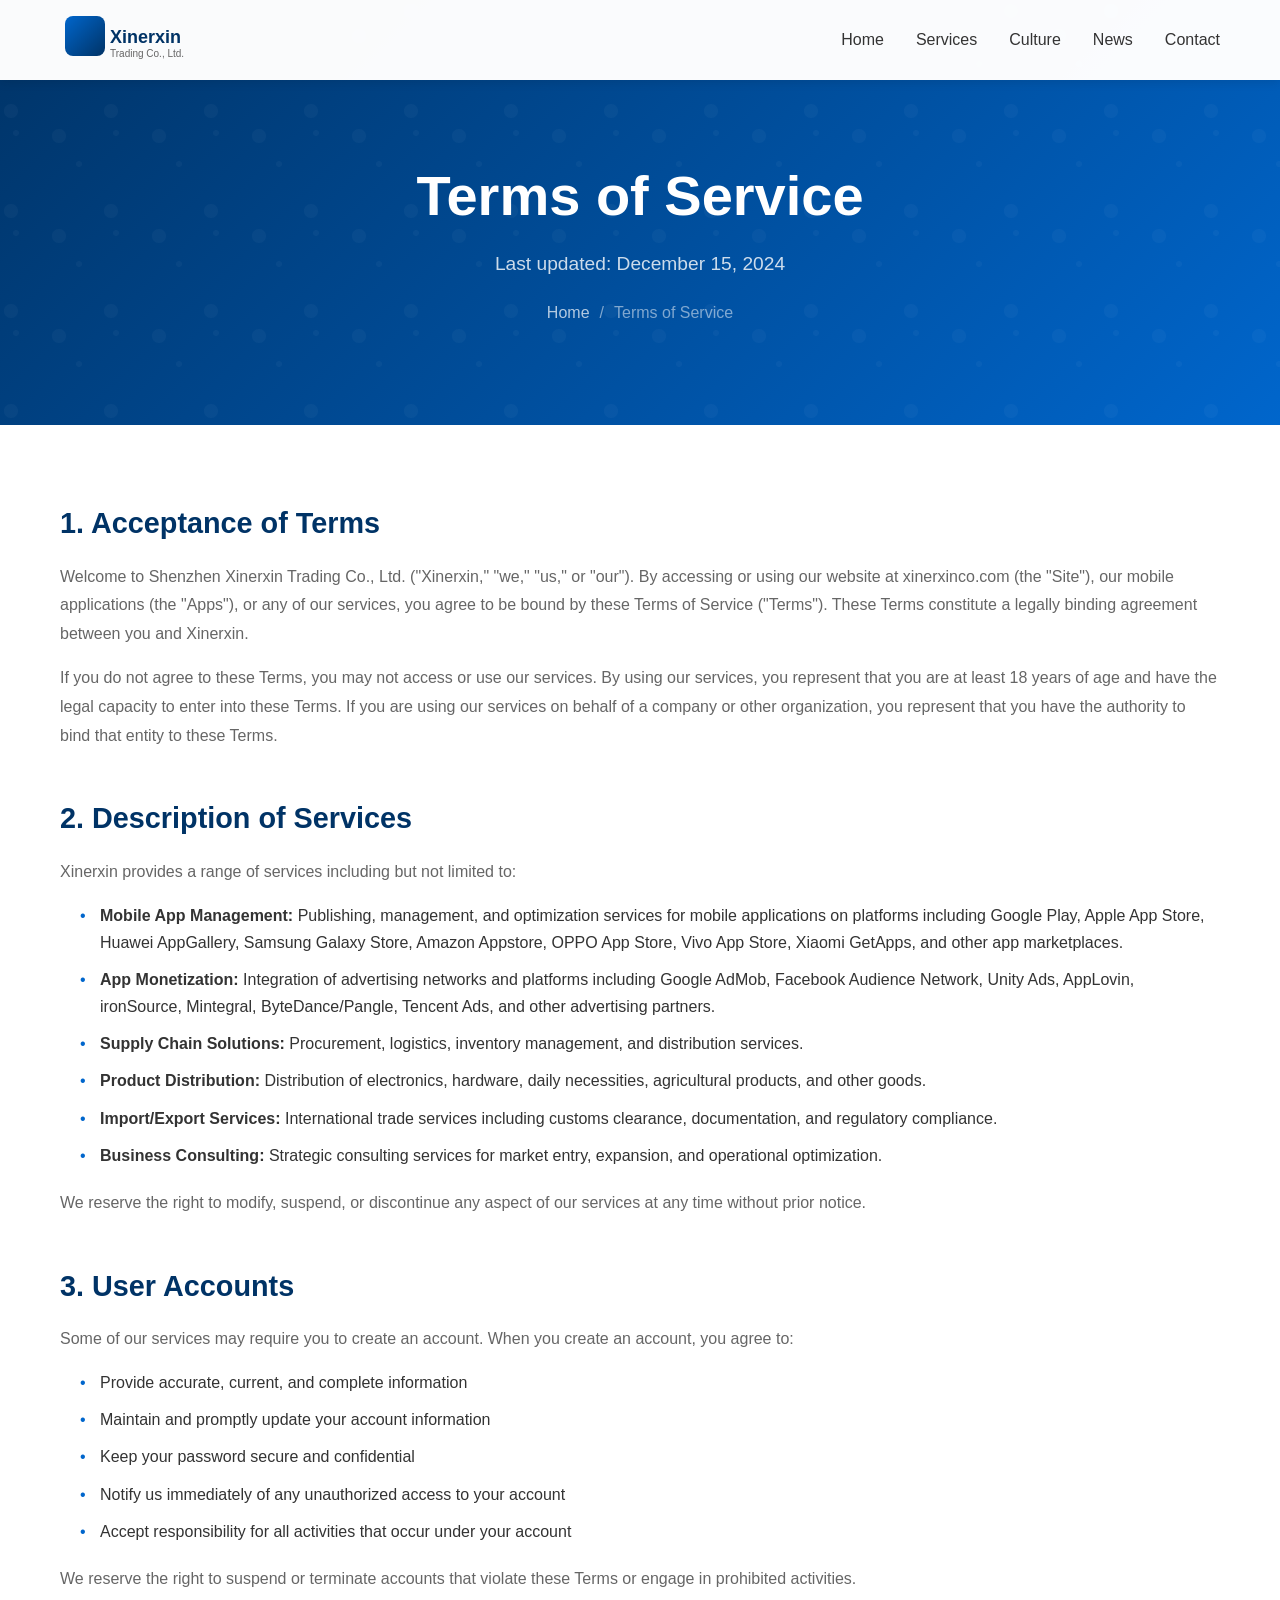
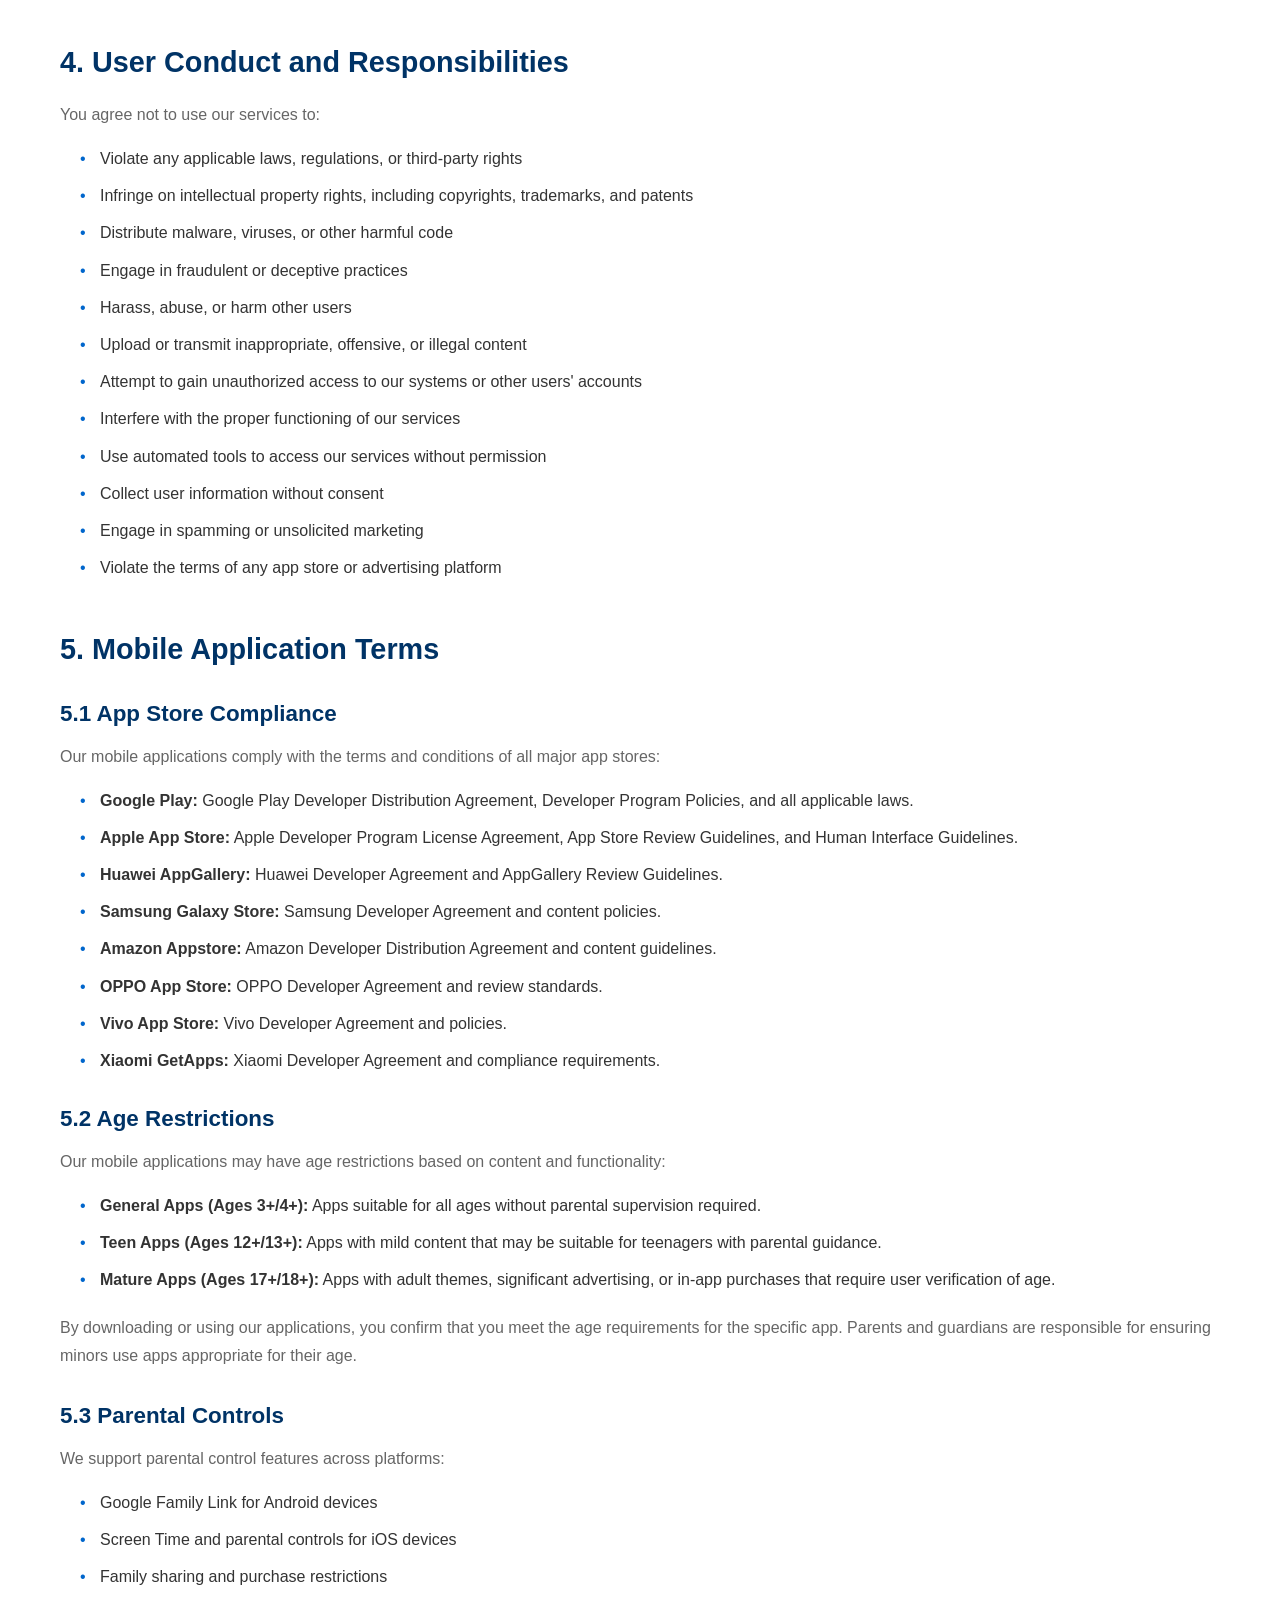
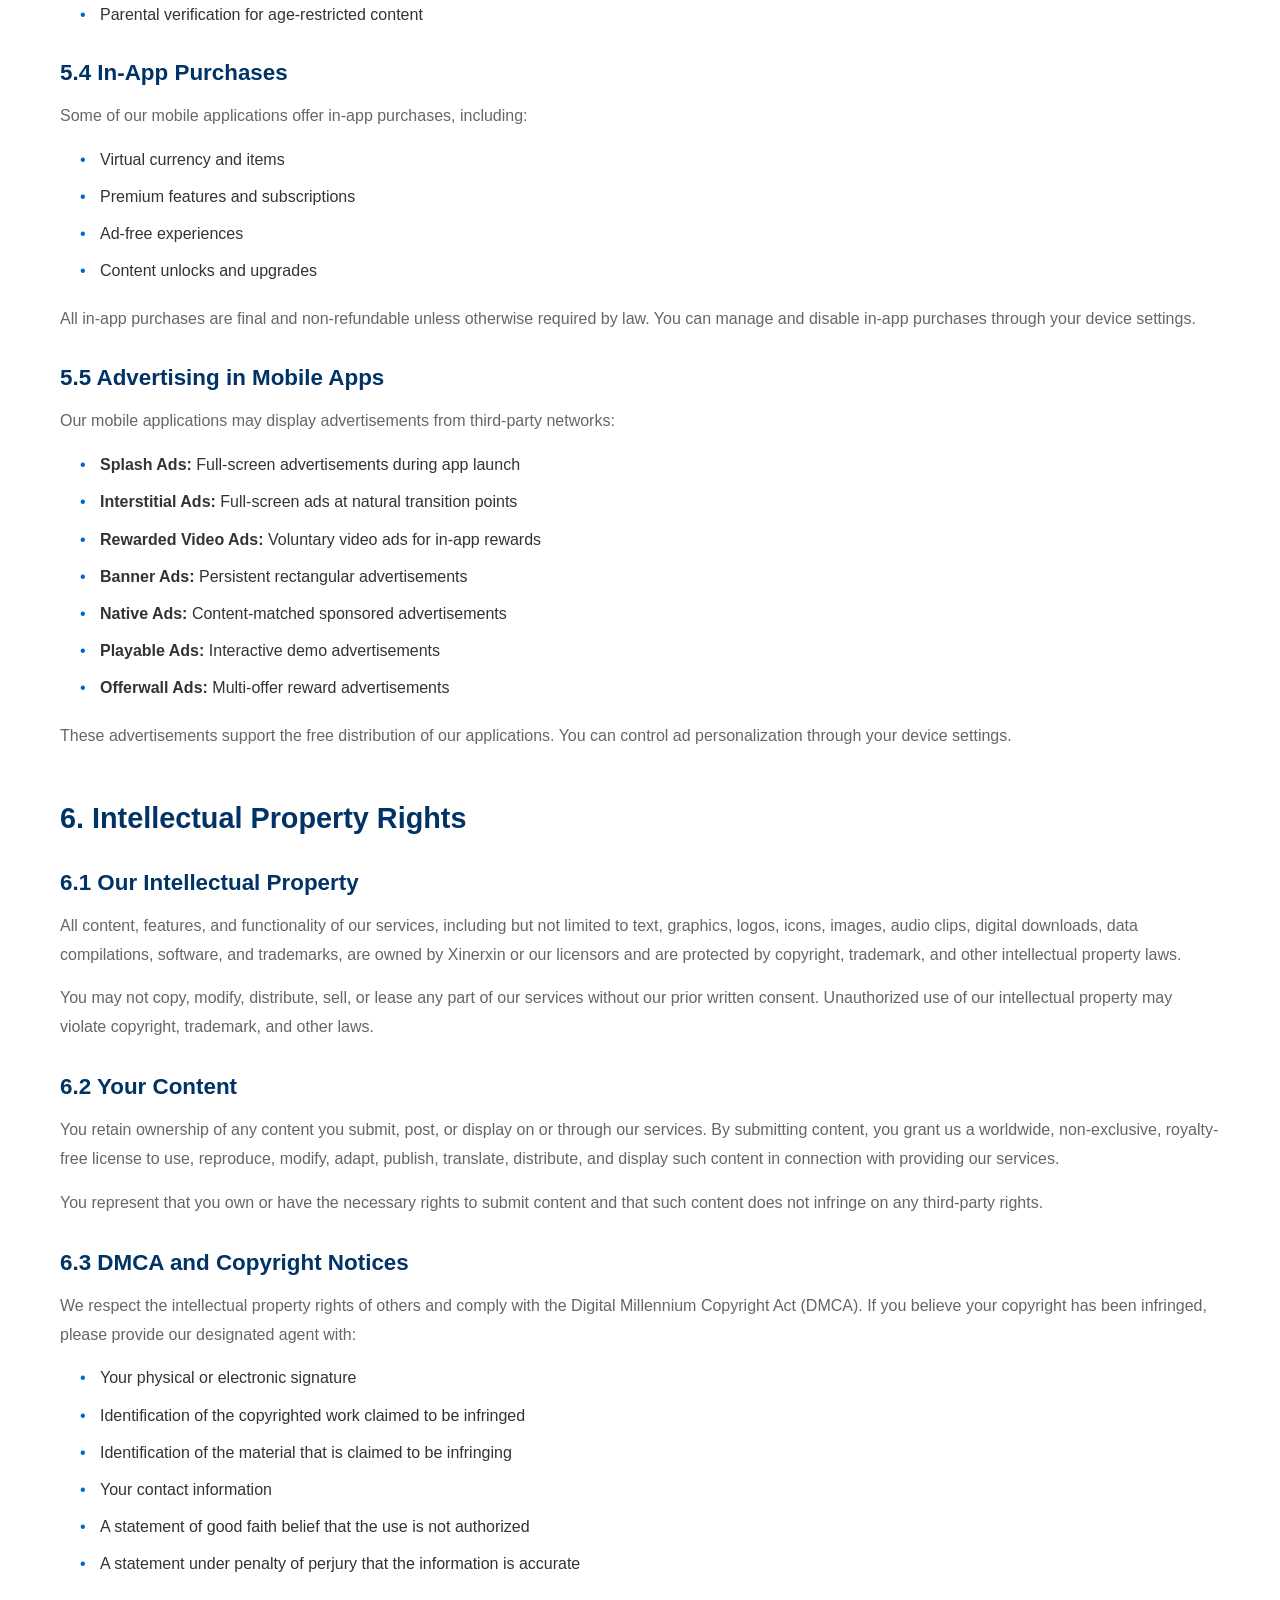
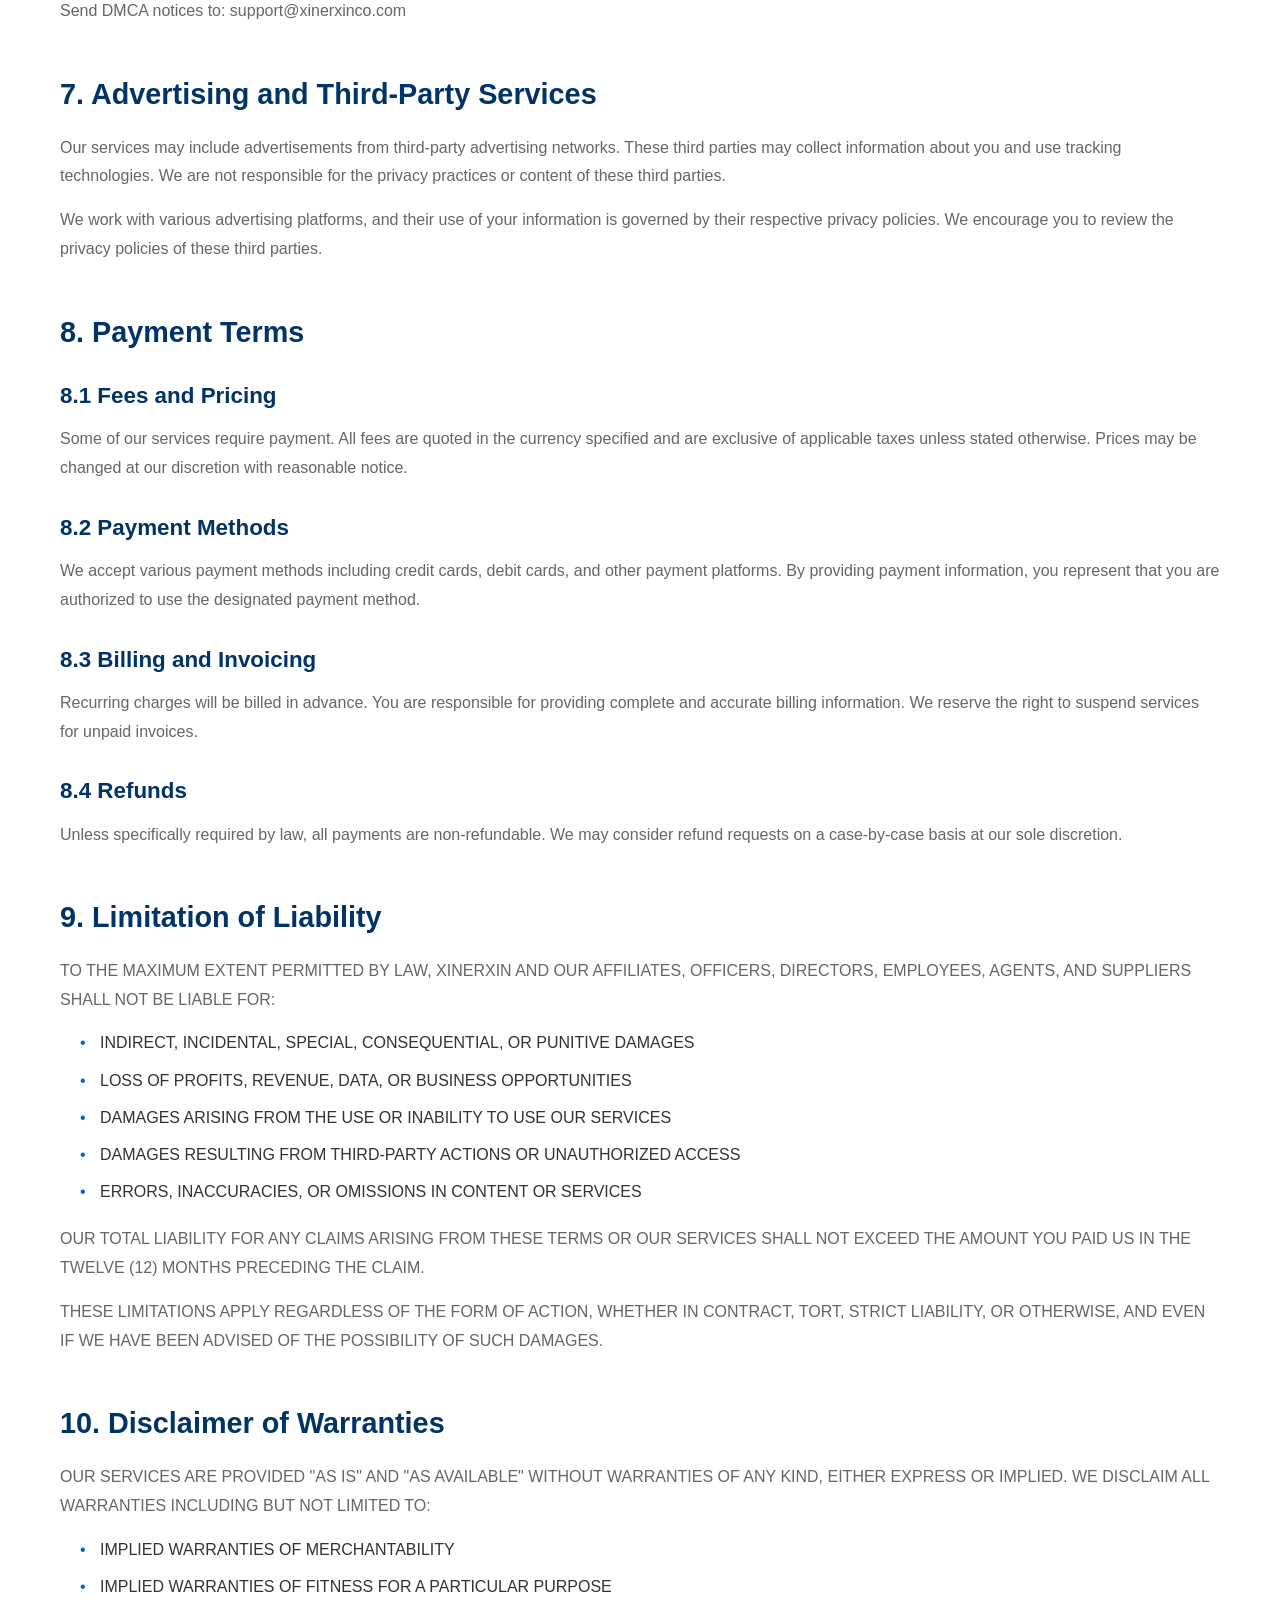
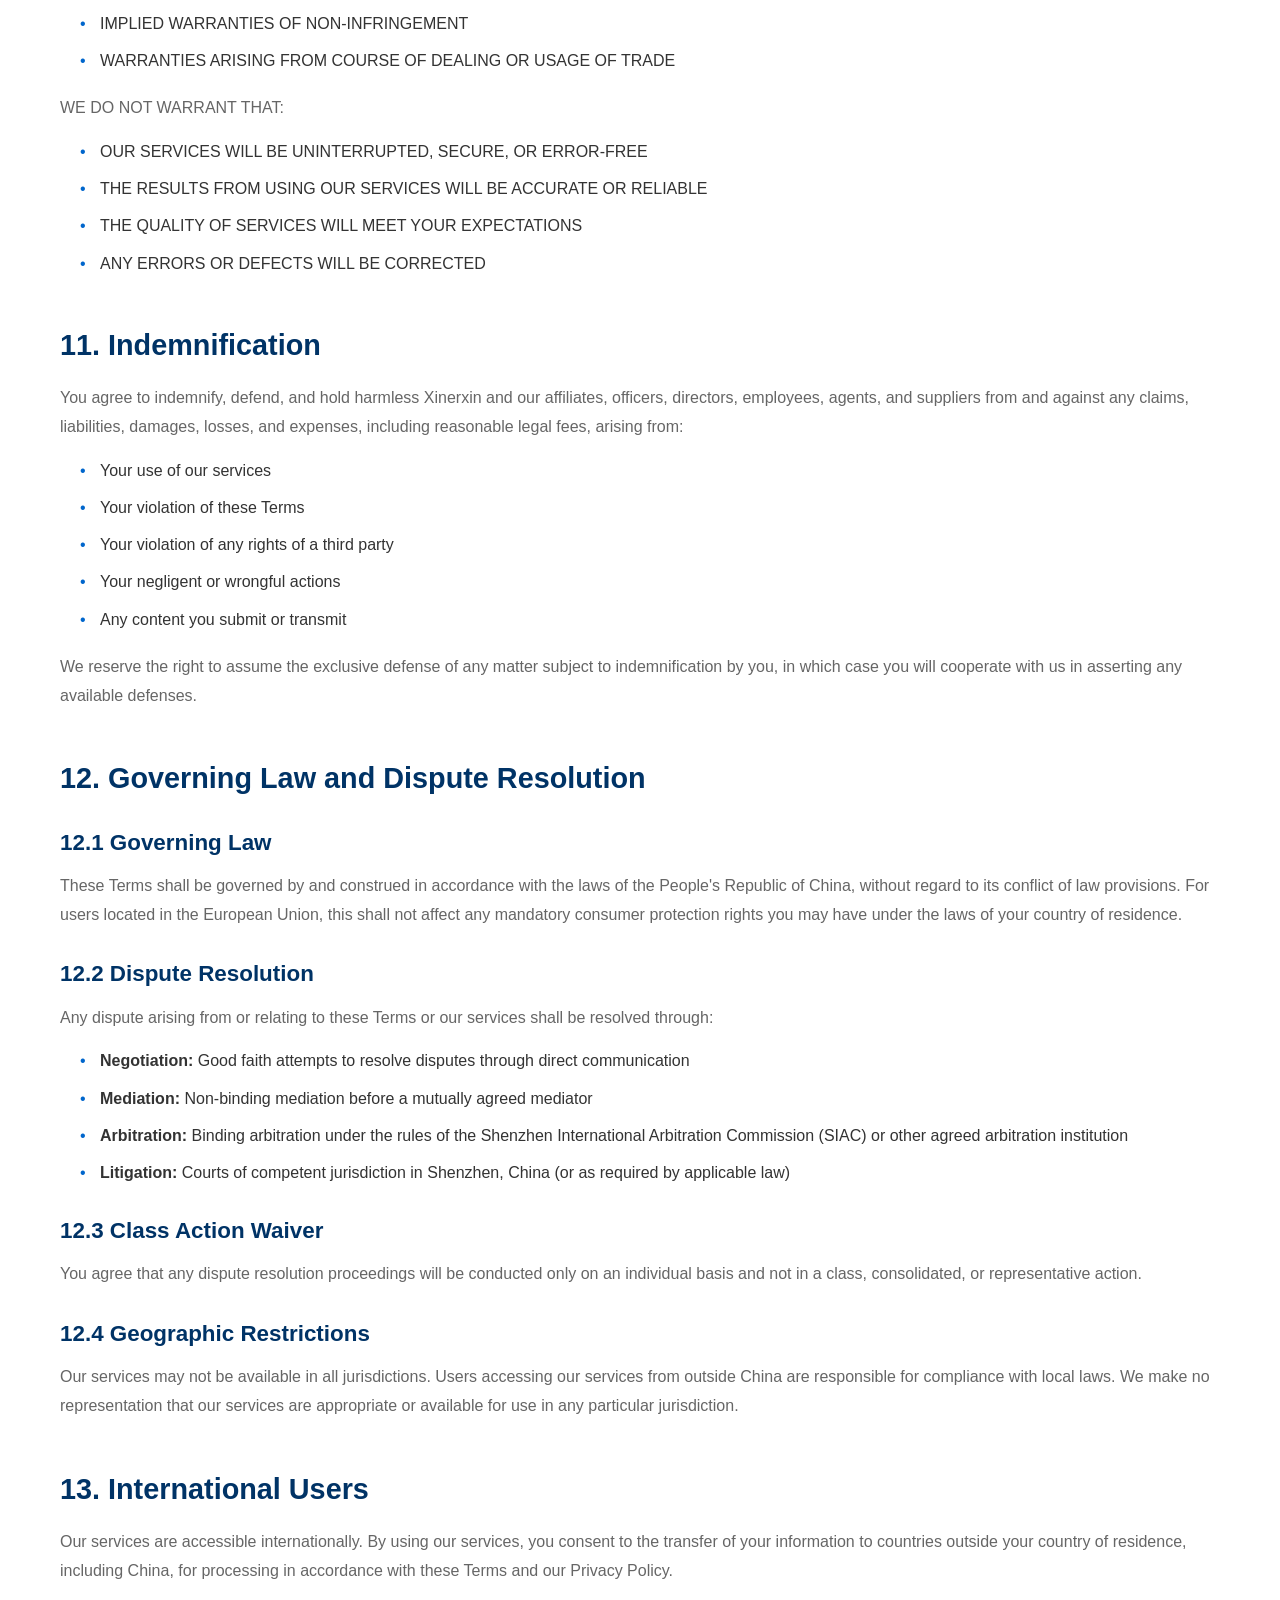
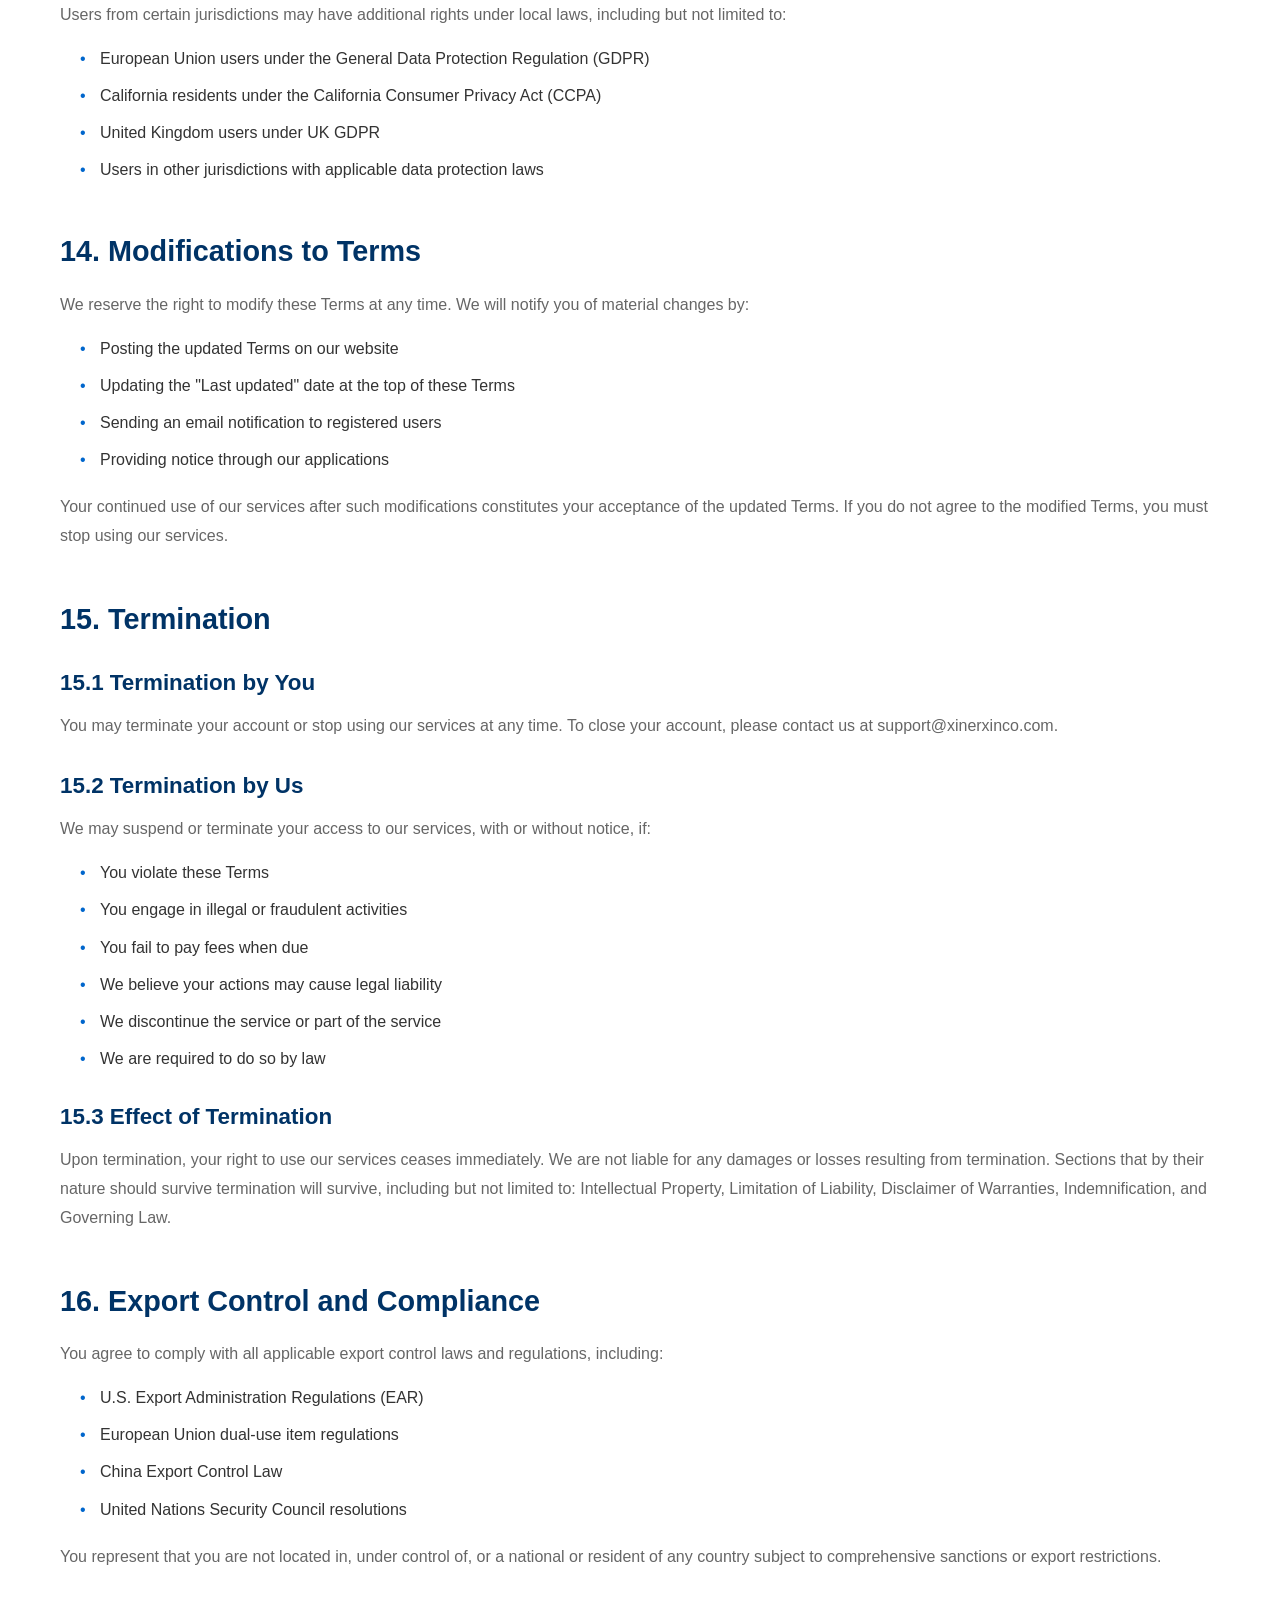
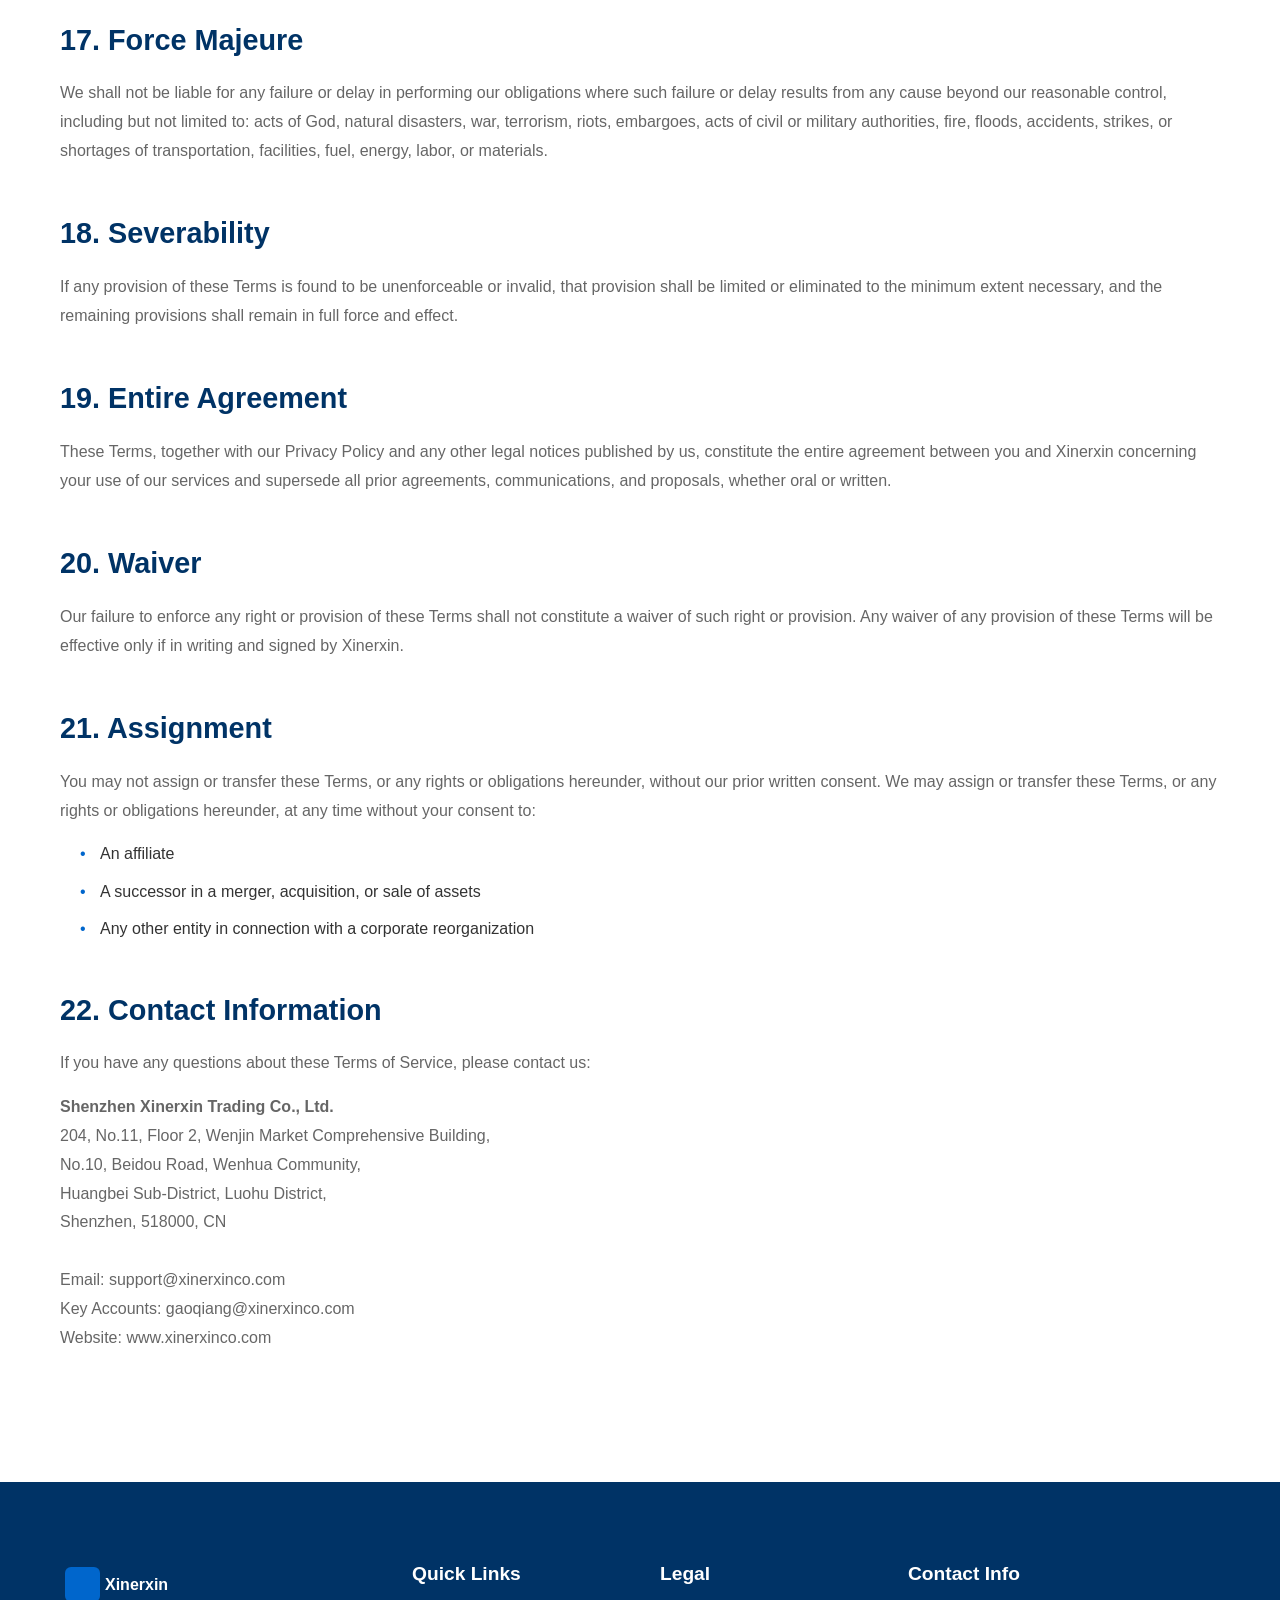
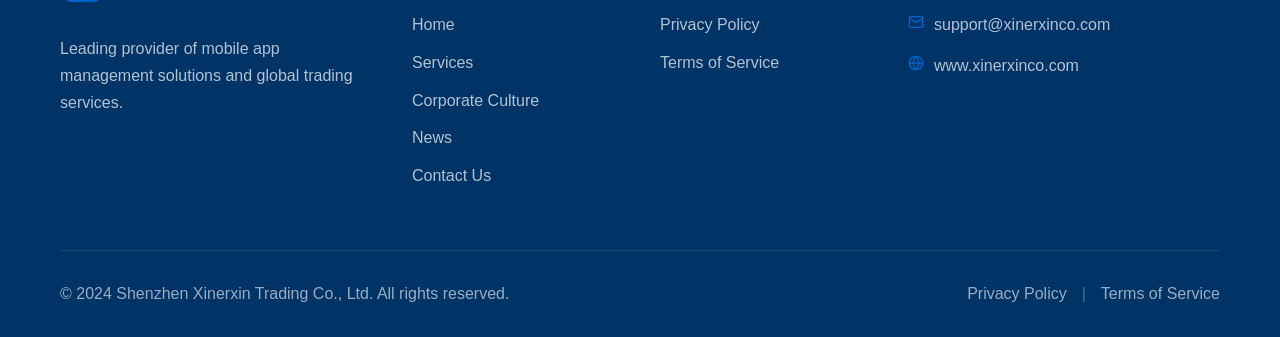
<file: terms.html>
<!DOCTYPE html>
<html lang="en">
<head>
    <meta charset="UTF-8">
    <meta name="viewport" content="width=device-width, initial-scale=1.0">
    <meta name="description" content="Terms of Service - Shenzhen Xinerxin Trading Co., Ltd. Read our terms and conditions for using our website and services">
    <meta name="keywords" content="terms of service, terms and conditions, user agreement, service terms">
    <meta name="author" content="Shenzhen Xinerxin Trading Co., Ltd.">
    <meta name="robots" content="noindex, follow">
    <meta property="og:title" content="Terms of Service - Xinerxin Trading Co., Ltd.">
    <meta property="og:description" content="Terms of Service and user agreement">
    <meta property="og:type" content="website">
    <meta property="og:url" content="https://xinerxinco.com/terms.html">
    <link rel="canonical" href="https://xinerxinco.com/terms.html">
    <title>Terms of Service - Shenzhen Xinerxin Trading Co., Ltd.</title>
    <link rel="stylesheet" href="css/style.css">
</head>
<body>
    <!-- Header -->
    <header class="header" id="header">
        <div class="container">
            <div class="logo">
                <a href="index.html">
                    <svg width="180" height="50" viewBox="0 0 180 50" xmlns="http://www.w3.org/2000/svg">
                        <defs>
                            <linearGradient id="logoGradient" x1="0%" y1="0%" x2="100%" y2="100%">
                                <stop offset="0%" style="stop-color:#0066CC;stop-opacity:1" />
                                <stop offset="100%" style="stop-color:#003366;stop-opacity:1" />
                            </linearGradient>
                        </defs>
                        <rect x="5" y="5" width="40" height="40" rx="8" fill="url(#logoGradient)"/>
                        <text x="50" y="32" font-family="Arial, sans-serif" font-size="18" font-weight="bold" fill="#003366">Xinerxin</text>
                        <text x="50" y="46" font-family="Arial, sans-serif" font-size="10" fill="#666666">Trading Co., Ltd.</text>
                    </svg>
                </a>
            </div>
            <nav class="nav" id="nav">
                <ul class="nav-list">
                    <li class="nav-item"><a href="index.html">Home</a></li>
                    <li class="nav-item"><a href="services.html">Services</a></li>
                    <li class="nav-item"><a href="culture.html">Culture</a></li>
                    <li class="nav-item"><a href="news.html">News</a></li>
                    <li class="nav-item"><a href="contact.html">Contact</a></li>
                </ul>
            </nav>
            <button class="nav-toggle" id="navToggle" aria-label="Toggle navigation">
                <svg width="24" height="24" viewBox="0 0 24 24" fill="none" stroke="currentColor" stroke-width="2">
                    <line x1="3" y1="6" x2="21" y2="6"/>
                    <line x1="3" y1="12" x2="21" y2="12"/>
                    <line x1="3" y1="18" x2="21" y2="18"/>
                </svg>
            </button>
        </div>
    </header>

    <!-- Page Header -->
    <section class="page-header">
        <div class="container">
            <h1>Terms of Service</h1>
            <p>Last updated: December 15, 2024</p>
            <div class="breadcrumb">
                <a href="index.html">Home</a>
                <span>/</span>
                <span>Terms of Service</span>
            </div>
        </div>
    </section>

    <!-- Terms Content -->
    <section class="legal-content">
        <div class="container">
            <div class="legal-section">
                <h2>1. Acceptance of Terms</h2>
                <p>Welcome to Shenzhen Xinerxin Trading Co., Ltd. ("Xinerxin," "we," "us," or "our"). By accessing or using our website at xinerxinco.com (the "Site"), our mobile applications (the "Apps"), or any of our services, you agree to be bound by these Terms of Service ("Terms"). These Terms constitute a legally binding agreement between you and Xinerxin.</p>
                <p>If you do not agree to these Terms, you may not access or use our services. By using our services, you represent that you are at least 18 years of age and have the legal capacity to enter into these Terms. If you are using our services on behalf of a company or other organization, you represent that you have the authority to bind that entity to these Terms.</p>
            </div>

            <div class="legal-section">
                <h2>2. Description of Services</h2>
                <p>Xinerxin provides a range of services including but not limited to:</p>
                <ul>
                    <li><strong>Mobile App Management:</strong> Publishing, management, and optimization services for mobile applications on platforms including Google Play, Apple App Store, Huawei AppGallery, Samsung Galaxy Store, Amazon Appstore, OPPO App Store, Vivo App Store, Xiaomi GetApps, and other app marketplaces.</li>
                    <li><strong>App Monetization:</strong> Integration of advertising networks and platforms including Google AdMob, Facebook Audience Network, Unity Ads, AppLovin, ironSource, Mintegral, ByteDance/Pangle, Tencent Ads, and other advertising partners.</li>
                    <li><strong>Supply Chain Solutions:</strong> Procurement, logistics, inventory management, and distribution services.</li>
                    <li><strong>Product Distribution:</strong> Distribution of electronics, hardware, daily necessities, agricultural products, and other goods.</li>
                    <li><strong>Import/Export Services:</strong> International trade services including customs clearance, documentation, and regulatory compliance.</li>
                    <li><strong>Business Consulting:</strong> Strategic consulting services for market entry, expansion, and operational optimization.</li>
                </ul>
                <p>We reserve the right to modify, suspend, or discontinue any aspect of our services at any time without prior notice.</p>
            </div>

            <div class="legal-section">
                <h2>3. User Accounts</h2>
                <p>Some of our services may require you to create an account. When you create an account, you agree to:</p>
                <ul>
                    <li>Provide accurate, current, and complete information</li>
                    <li>Maintain and promptly update your account information</li>
                    <li>Keep your password secure and confidential</li>
                    <li>Notify us immediately of any unauthorized access to your account</li>
                    <li>Accept responsibility for all activities that occur under your account</li>
                </ul>
                <p>We reserve the right to suspend or terminate accounts that violate these Terms or engage in prohibited activities.</p>
            </div>

            <div class="legal-section">
                <h2>4. User Conduct and Responsibilities</h2>
                <p>You agree not to use our services to:</p>
                <ul>
                    <li>Violate any applicable laws, regulations, or third-party rights</li>
                    <li>Infringe on intellectual property rights, including copyrights, trademarks, and patents</li>
                    <li>Distribute malware, viruses, or other harmful code</li>
                    <li>Engage in fraudulent or deceptive practices</li>
                    <li>Harass, abuse, or harm other users</li>
                    <li>Upload or transmit inappropriate, offensive, or illegal content</li>
                    <li>Attempt to gain unauthorized access to our systems or other users' accounts</li>
                    <li>Interfere with the proper functioning of our services</li>
                    <li>Use automated tools to access our services without permission</li>
                    <li>Collect user information without consent</li>
                    <li>Engage in spamming or unsolicited marketing</li>
                    <li>Violate the terms of any app store or advertising platform</li>
                </ul>
            </div>

            <div class="legal-section">
                <h2>5. Mobile Application Terms</h2>
                <h3>5.1 App Store Compliance</h3>
                <p>Our mobile applications comply with the terms and conditions of all major app stores:</p>
                <ul>
                    <li><strong>Google Play:</strong> Google Play Developer Distribution Agreement, Developer Program Policies, and all applicable laws.</li>
                    <li><strong>Apple App Store:</strong> Apple Developer Program License Agreement, App Store Review Guidelines, and Human Interface Guidelines.</li>
                    <li><strong>Huawei AppGallery:</strong> Huawei Developer Agreement and AppGallery Review Guidelines.</li>
                    <li><strong>Samsung Galaxy Store:</strong> Samsung Developer Agreement and content policies.</li>
                    <li><strong>Amazon Appstore:</strong> Amazon Developer Distribution Agreement and content guidelines.</li>
                    <li><strong>OPPO App Store:</strong> OPPO Developer Agreement and review standards.</li>
                    <li><strong>Vivo App Store:</strong> Vivo Developer Agreement and policies.</li>
                    <li><strong>Xiaomi GetApps:</strong> Xiaomi Developer Agreement and compliance requirements.</li>
                </ul>

                <h3>5.2 Age Restrictions</h3>
                <p>Our mobile applications may have age restrictions based on content and functionality:</p>
                <ul>
                    <li><strong>General Apps (Ages 3+/4+):</strong> Apps suitable for all ages without parental supervision required.</li>
                    <li><strong>Teen Apps (Ages 12+/13+):</strong> Apps with mild content that may be suitable for teenagers with parental guidance.</li>
                    <li><strong>Mature Apps (Ages 17+/18+):</strong> Apps with adult themes, significant advertising, or in-app purchases that require user verification of age.</li>
                </ul>
                <p>By downloading or using our applications, you confirm that you meet the age requirements for the specific app. Parents and guardians are responsible for ensuring minors use apps appropriate for their age.</p>

                <h3>5.3 Parental Controls</h3>
                <p>We support parental control features across platforms:</p>
                <ul>
                    <li>Google Family Link for Android devices</li>
                    <li>Screen Time and parental controls for iOS devices</li>
                    <li>Family sharing and purchase restrictions</li>
                    <li>Parental verification for age-restricted content</li>
                </ul>

                <h3>5.4 In-App Purchases</h3>
                <p>Some of our mobile applications offer in-app purchases, including:</p>
                <ul>
                    <li>Virtual currency and items</li>
                    <li>Premium features and subscriptions</li>
                    <li>Ad-free experiences</li>
                    <li>Content unlocks and upgrades</li>
                </ul>
                <p>All in-app purchases are final and non-refundable unless otherwise required by law. You can manage and disable in-app purchases through your device settings.</p>

                <h3>5.5 Advertising in Mobile Apps</h3>
                <p>Our mobile applications may display advertisements from third-party networks:</p>
                <ul>
                    <li><strong>Splash Ads:</strong> Full-screen advertisements during app launch</li>
                    <li><strong>Interstitial Ads:</strong> Full-screen ads at natural transition points</li>
                    <li><strong>Rewarded Video Ads:</strong> Voluntary video ads for in-app rewards</li>
                    <li><strong>Banner Ads:</strong> Persistent rectangular advertisements</li>
                    <li><strong>Native Ads:</strong> Content-matched sponsored advertisements</li>
                    <li><strong>Playable Ads:</strong> Interactive demo advertisements</li>
                    <li><strong>Offerwall Ads:</strong> Multi-offer reward advertisements</li>
                </ul>
                <p>These advertisements support the free distribution of our applications. You can control ad personalization through your device settings.</p>
            </div>

            <div class="legal-section">
                <h2>6. Intellectual Property Rights</h2>
                <h3>6.1 Our Intellectual Property</h3>
                <p>All content, features, and functionality of our services, including but not limited to text, graphics, logos, icons, images, audio clips, digital downloads, data compilations, software, and trademarks, are owned by Xinerxin or our licensors and are protected by copyright, trademark, and other intellectual property laws.</p>
                <p>You may not copy, modify, distribute, sell, or lease any part of our services without our prior written consent. Unauthorized use of our intellectual property may violate copyright, trademark, and other laws.</p>

                <h3>6.2 Your Content</h3>
                <p>You retain ownership of any content you submit, post, or display on or through our services. By submitting content, you grant us a worldwide, non-exclusive, royalty-free license to use, reproduce, modify, adapt, publish, translate, distribute, and display such content in connection with providing our services.</p>
                <p>You represent that you own or have the necessary rights to submit content and that such content does not infringe on any third-party rights.</p>

                <h3>6.3 DMCA and Copyright Notices</h3>
                <p>We respect the intellectual property rights of others and comply with the Digital Millennium Copyright Act (DMCA). If you believe your copyright has been infringed, please provide our designated agent with:</p>
                <ul>
                    <li>Your physical or electronic signature</li>
                    <li>Identification of the copyrighted work claimed to be infringed</li>
                    <li>Identification of the material that is claimed to be infringing</li>
                    <li>Your contact information</li>
                    <li>A statement of good faith belief that the use is not authorized</li>
                    <li>A statement under penalty of perjury that the information is accurate</li>
                </ul>
                <p>Send DMCA notices to: <a href="mailto:support@xinerxinco.com">support@xinerxinco.com</a></p>
            </div>

            <div class="legal-section">
                <h2>7. Advertising and Third-Party Services</h2>
                <p>Our services may include advertisements from third-party advertising networks. These third parties may collect information about you and use tracking technologies. We are not responsible for the privacy practices or content of these third parties.</p>
                <p>We work with various advertising platforms, and their use of your information is governed by their respective privacy policies. We encourage you to review the privacy policies of these third parties.</p>
            </div>

            <div class="legal-section">
                <h2>8. Payment Terms</h2>
                <h3>8.1 Fees and Pricing</h3>
                <p>Some of our services require payment. All fees are quoted in the currency specified and are exclusive of applicable taxes unless stated otherwise. Prices may be changed at our discretion with reasonable notice.</p>

                <h3>8.2 Payment Methods</h3>
                <p>We accept various payment methods including credit cards, debit cards, and other payment platforms. By providing payment information, you represent that you are authorized to use the designated payment method.</p>

                <h3>8.3 Billing and Invoicing</h3>
                <p>Recurring charges will be billed in advance. You are responsible for providing complete and accurate billing information. We reserve the right to suspend services for unpaid invoices.</p>

                <h3>8.4 Refunds</h3>
                <p>Unless specifically required by law, all payments are non-refundable. We may consider refund requests on a case-by-case basis at our sole discretion.</p>
            </div>

            <div class="legal-section">
                <h2>9. Limitation of Liability</h2>
                <p>TO THE MAXIMUM EXTENT PERMITTED BY LAW, XINERXIN AND OUR AFFILIATES, OFFICERS, DIRECTORS, EMPLOYEES, AGENTS, AND SUPPLIERS SHALL NOT BE LIABLE FOR:</p>
                <ul>
                    <li>INDIRECT, INCIDENTAL, SPECIAL, CONSEQUENTIAL, OR PUNITIVE DAMAGES</li>
                    <li>LOSS OF PROFITS, REVENUE, DATA, OR BUSINESS OPPORTUNITIES</li>
                    <li>DAMAGES ARISING FROM THE USE OR INABILITY TO USE OUR SERVICES</li>
                    <li>DAMAGES RESULTING FROM THIRD-PARTY ACTIONS OR UNAUTHORIZED ACCESS</li>
                    <li>ERRORS, INACCURACIES, OR OMISSIONS IN CONTENT OR SERVICES</li>
                </ul>
                <p>OUR TOTAL LIABILITY FOR ANY CLAIMS ARISING FROM THESE TERMS OR OUR SERVICES SHALL NOT EXCEED THE AMOUNT YOU PAID US IN THE TWELVE (12) MONTHS PRECEDING THE CLAIM.</p>
                <p>THESE LIMITATIONS APPLY REGARDLESS OF THE FORM OF ACTION, WHETHER IN CONTRACT, TORT, STRICT LIABILITY, OR OTHERWISE, AND EVEN IF WE HAVE BEEN ADVISED OF THE POSSIBILITY OF SUCH DAMAGES.</p>
            </div>

            <div class="legal-section">
                <h2>10. Disclaimer of Warranties</h2>
                <p>OUR SERVICES ARE PROVIDED "AS IS" AND "AS AVAILABLE" WITHOUT WARRANTIES OF ANY KIND, EITHER EXPRESS OR IMPLIED. WE DISCLAIM ALL WARRANTIES INCLUDING BUT NOT LIMITED TO:</p>
                <ul>
                    <li>IMPLIED WARRANTIES OF MERCHANTABILITY</li>
                    <li>IMPLIED WARRANTIES OF FITNESS FOR A PARTICULAR PURPOSE</li>
                    <li>IMPLIED WARRANTIES OF NON-INFRINGEMENT</li>
                    <li>WARRANTIES ARISING FROM COURSE OF DEALING OR USAGE OF TRADE</li>
                </ul>
                <p>WE DO NOT WARRANT THAT:</p>
                <ul>
                    <li>OUR SERVICES WILL BE UNINTERRUPTED, SECURE, OR ERROR-FREE</li>
                    <li>THE RESULTS FROM USING OUR SERVICES WILL BE ACCURATE OR RELIABLE</li>
                    <li>THE QUALITY OF SERVICES WILL MEET YOUR EXPECTATIONS</li>
                    <li>ANY ERRORS OR DEFECTS WILL BE CORRECTED</li>
                </ul>
            </div>

            <div class="legal-section">
                <h2>11. Indemnification</h2>
                <p>You agree to indemnify, defend, and hold harmless Xinerxin and our affiliates, officers, directors, employees, agents, and suppliers from and against any claims, liabilities, damages, losses, and expenses, including reasonable legal fees, arising from:</p>
                <ul>
                    <li>Your use of our services</li>
                    <li>Your violation of these Terms</li>
                    <li>Your violation of any rights of a third party</li>
                    <li>Your negligent or wrongful actions</li>
                    <li>Any content you submit or transmit</li>
                </ul>
                <p>We reserve the right to assume the exclusive defense of any matter subject to indemnification by you, in which case you will cooperate with us in asserting any available defenses.</p>
            </div>

            <div class="legal-section">
                <h2>12. Governing Law and Dispute Resolution</h2>
                <h3>12.1 Governing Law</h3>
                <p>These Terms shall be governed by and construed in accordance with the laws of the People's Republic of China, without regard to its conflict of law provisions. For users located in the European Union, this shall not affect any mandatory consumer protection rights you may have under the laws of your country of residence.</p>

                <h3>12.2 Dispute Resolution</h3>
                <p>Any dispute arising from or relating to these Terms or our services shall be resolved through:</p>
                <ul>
                    <li><strong>Negotiation:</strong> Good faith attempts to resolve disputes through direct communication</li>
                    <li><strong>Mediation:</strong> Non-binding mediation before a mutually agreed mediator</li>
                    <li><strong>Arbitration:</strong> Binding arbitration under the rules of the Shenzhen International Arbitration Commission (SIAC) or other agreed arbitration institution</li>
                    <li><strong>Litigation:</strong> Courts of competent jurisdiction in Shenzhen, China (or as required by applicable law)</li>
                </ul>

                <h3>12.3 Class Action Waiver</h3>
                <p>You agree that any dispute resolution proceedings will be conducted only on an individual basis and not in a class, consolidated, or representative action.</p>

                <h3>12.4 Geographic Restrictions</h3>
                <p>Our services may not be available in all jurisdictions. Users accessing our services from outside China are responsible for compliance with local laws. We make no representation that our services are appropriate or available for use in any particular jurisdiction.</p>
            </div>

            <div class="legal-section">
                <h2>13. International Users</h2>
                <p>Our services are accessible internationally. By using our services, you consent to the transfer of your information to countries outside your country of residence, including China, for processing in accordance with these Terms and our Privacy Policy.</p>
                <p>Users from certain jurisdictions may have additional rights under local laws, including but not limited to:</p>
                <ul>
                    <li>European Union users under the General Data Protection Regulation (GDPR)</li>
                    <li>California residents under the California Consumer Privacy Act (CCPA)</li>
                    <li>United Kingdom users under UK GDPR</li>
                    <li>Users in other jurisdictions with applicable data protection laws</li>
                </ul>
            </div>

            <div class="legal-section">
                <h2>14. Modifications to Terms</h2>
                <p>We reserve the right to modify these Terms at any time. We will notify you of material changes by:</p>
                <ul>
                    <li>Posting the updated Terms on our website</li>
                    <li>Updating the "Last updated" date at the top of these Terms</li>
                    <li>Sending an email notification to registered users</li>
                    <li>Providing notice through our applications</li>
                </ul>
                <p>Your continued use of our services after such modifications constitutes your acceptance of the updated Terms. If you do not agree to the modified Terms, you must stop using our services.</p>
            </div>

            <div class="legal-section">
                <h2>15. Termination</h2>
                <h3>15.1 Termination by You</h3>
                <p>You may terminate your account or stop using our services at any time. To close your account, please contact us at <a href="mailto:support@xinerxinco.com">support@xinerxinco.com</a>.</p>

                <h3>15.2 Termination by Us</h3>
                <p>We may suspend or terminate your access to our services, with or without notice, if:</p>
                <ul>
                    <li>You violate these Terms</li>
                    <li>You engage in illegal or fraudulent activities</li>
                    <li>You fail to pay fees when due</li>
                    <li>We believe your actions may cause legal liability</li>
                    <li>We discontinue the service or part of the service</li>
                    <li>We are required to do so by law</li>
                </ul>

                <h3>15.3 Effect of Termination</h3>
                <p>Upon termination, your right to use our services ceases immediately. We are not liable for any damages or losses resulting from termination. Sections that by their nature should survive termination will survive, including but not limited to: Intellectual Property, Limitation of Liability, Disclaimer of Warranties, Indemnification, and Governing Law.</p>
            </div>

            <div class="legal-section">
                <h2>16. Export Control and Compliance</h2>
                <p>You agree to comply with all applicable export control laws and regulations, including:</p>
                <ul>
                    <li>U.S. Export Administration Regulations (EAR)</li>
                    <li>European Union dual-use item regulations</li>
                    <li>China Export Control Law</li>
                    <li>United Nations Security Council resolutions</li>
                </ul>
                <p>You represent that you are not located in, under control of, or a national or resident of any country subject to comprehensive sanctions or export restrictions.</p>
            </div>

            <div class="legal-section">
                <h2>17. Force Majeure</h2>
                <p>We shall not be liable for any failure or delay in performing our obligations where such failure or delay results from any cause beyond our reasonable control, including but not limited to: acts of God, natural disasters, war, terrorism, riots, embargoes, acts of civil or military authorities, fire, floods, accidents, strikes, or shortages of transportation, facilities, fuel, energy, labor, or materials.</p>
            </div>

            <div class="legal-section">
                <h2>18. Severability</h2>
                <p>If any provision of these Terms is found to be unenforceable or invalid, that provision shall be limited or eliminated to the minimum extent necessary, and the remaining provisions shall remain in full force and effect.</p>
            </div>

            <div class="legal-section">
                <h2>19. Entire Agreement</h2>
                <p>These Terms, together with our Privacy Policy and any other legal notices published by us, constitute the entire agreement between you and Xinerxin concerning your use of our services and supersede all prior agreements, communications, and proposals, whether oral or written.</p>
            </div>

            <div class="legal-section">
                <h2>20. Waiver</h2>
                <p>Our failure to enforce any right or provision of these Terms shall not constitute a waiver of such right or provision. Any waiver of any provision of these Terms will be effective only if in writing and signed by Xinerxin.</p>
            </div>

            <div class="legal-section">
                <h2>21. Assignment</h2>
                <p>You may not assign or transfer these Terms, or any rights or obligations hereunder, without our prior written consent. We may assign or transfer these Terms, or any rights or obligations hereunder, at any time without your consent to:</p>
                <ul>
                    <li>An affiliate</li>
                    <li>A successor in a merger, acquisition, or sale of assets</li>
                    <li>Any other entity in connection with a corporate reorganization</li>
                </ul>
            </div>

            <div class="legal-section">
                <h2>22. Contact Information</h2>
                <p>If you have any questions about these Terms of Service, please contact us:</p>
                <p><strong>Shenzhen Xinerxin Trading Co., Ltd.</strong><br>
                204, No.11, Floor 2, Wenjin Market Comprehensive Building,<br>
                No.10, Beidou Road, Wenhua Community,<br>
                Huangbei Sub-District, Luohu District,<br>
                Shenzhen, 518000, CN<br><br>
                Email: <a href="mailto:support@xinerxinco.com">support@xinerxinco.com</a><br>
                Key Accounts: <a href="mailto:gaoqiang@xinerxinco.com">gaoqiang@xinerxinco.com</a><br>
                Website: <a href="https://xinerxinco.com">www.xinerxinco.com</a></p>
            </div>
        </div>
    </section>

    <!-- Footer -->
    <footer class="footer">
        <div class="container">
            <div class="footer-grid">
                <div class="footer-col">
                    <div class="footer-logo">
                        <svg width="150" height="45" viewBox="0 0 150 45" xmlns="http://www.w3.org/2000/svg">
                            <rect x="5" y="5" width="35" height="35" rx="6" fill="#0066CC"/>
                            <text x="45" y="28" font-family="Arial, sans-serif" font-size="16" font-weight="bold" fill="#ffffff">Xinerxin</text>
                        </svg>
                    </div>
                    <p>Leading provider of mobile app management solutions and global trading services.</p>
                </div>
                <div class="footer-col">
                    <h4>Quick Links</h4>
                    <ul class="footer-links">
                        <li><a href="index.html">Home</a></li>
                        <li><a href="services.html">Services</a></li>
                        <li><a href="culture.html">Corporate Culture</a></li>
                        <li><a href="news.html">News</a></li>
                        <li><a href="contact.html">Contact Us</a></li>
                    </ul>
                </div>
                <div class="footer-col">
                    <h4>Legal</h4>
                    <ul class="footer-links">
                        <li><a href="privacy.html">Privacy Policy</a></li>
                        <li><a href="terms.html">Terms of Service</a></li>
                    </ul>
                </div>
                <div class="footer-col">
                    <h4>Contact Info</h4>
                    <div class="footer-contact">
                        <div class="contact-item">
                            <svg width="16" height="16" viewBox="0 0 24 24" fill="none" stroke="#0066CC" stroke-width="2">
                                <path d="M4 4h16c1.1 0 2 .9 2 2v12c0 1.1-.9 2-2 2H4c-1.1 0-2-.9-2-2V6c0-1.1.9-2 2-2z"/>
                                <polyline points="22,6 12,13 2,6"/>
                            </svg>
                            <span><a href="mailto:support@xinerxinco.com">support@xinerxinco.com</a></span>
                        </div>
                        <div class="contact-item">
                            <svg width="16" height="16" viewBox="0 0 24 24" fill="none" stroke="#0066CC" stroke-width="2">
                                <circle cx="12" cy="12" r="10"/>
                                <line x1="2" y1="12" x2="22" y2="12"/>
                                <path d="M12 2a15.3 15.3 0 0 1 4 10 15.3 15.3 0 0 1-4 10 15.3 15.3 0 0 1-4-10 15.3 15.3 0 0 1 4-10z"/>
                            </svg>
                            <span><a href="https://xinerxinco.com">www.xinerxinco.com</a></span>
                        </div>
                    </div>
                </div>
            </div>
            <div class="footer-bottom">
                <p>&copy; 2024 Shenzhen Xinerxin Trading Co., Ltd. All rights reserved.</p>
                <div class="footer-legal">
                    <a href="privacy.html">Privacy Policy</a>
                    <span>|</span>
                    <a href="terms.html">Terms of Service</a>
                </div>
            </div>
        </div>
    </footer>

    <script src="js/main.js"></script>
</body>
</html>
</file>
<file: css/style.css>
/* ========================================
   Xinerxin Corporate Website Styles
   Modern, Professional Design
   ======================================== */

/* CSS Variables */
:root {
    --primary-color: #0066CC;
    --primary-dark: #003366;
    --primary-light: #004080;
    --secondary-color: #001a33;
    --accent-color: #00a3ff;
    --text-color: #333333;
    --text-light: #666666;
    --bg-light: #f8f9fa;
    --bg-white: #ffffff;
    --border-color: #e0e0e0;
    --shadow-sm: 0 2px 10px rgba(0, 0, 0, 0.1);
    --shadow-md: 0 4px 20px rgba(0, 0, 0, 0.15);
    --shadow-lg: 0 10px 40px rgba(0, 0, 0, 0.2);
    --transition-fast: 0.3s ease;
    --transition-medium: 0.5s ease;
    --transition-slow: 0.8s ease;
    --border-radius-sm: 5px;
    --border-radius-md: 10px;
    --border-radius-lg: 20px;
    --container-width: 1200px;
    --header-height: 80px;
}

/* Reset & Base Styles */
* {
    margin: 0;
    padding: 0;
    box-sizing: border-box;
}

html {
    scroll-behavior: smooth;
    font-size: 16px;
}

body {
    font-family: 'Segoe UI', Tahoma, Geneva, Verdana, sans-serif;
    line-height: 1.6;
    color: var(--text-color);
    background-color: var(--bg-white);
    overflow-x: hidden;
}

a {
    text-decoration: none;
    color: inherit;
    transition: color var(--transition-fast);
}

ul {
    list-style: none;
}

img {
    max-width: 100%;
    height: auto;
}

button {
    border: none;
    background: none;
    cursor: pointer;
    font-family: inherit;
}

/* Container */
.container {
    max-width: var(--container-width);
    margin: 0 auto;
    padding: 0 20px;
}

/* ========================================
   Typography
   ======================================== */
h1, h2, h3, h4, h5, h6 {
    font-weight: 600;
    line-height: 1.3;
    color: var(--primary-dark);
}

h1 {
    font-size: 3.5rem;
    margin-bottom: 1rem;
}

h2 {
    font-size: 2.5rem;
    margin-bottom: 1rem;
}

h3 {
    font-size: 1.5rem;
    margin-bottom: 0.75rem;
}

p {
    margin-bottom: 1rem;
    color: var(--text-light);
}

/* ========================================
   Header Styles
   ======================================== */
.header {
    position: fixed;
    top: 0;
    left: 0;
    width: 100%;
    height: var(--header-height);
    background: rgba(255, 255, 255, 0.98);
    box-shadow: var(--shadow-sm);
    z-index: 1000;
    transition: all var(--transition-fast);
}

.header.scrolled {
    height: 70px;
    background: rgba(255, 255, 255, 0.99);
}

.header .container {
    display: flex;
    justify-content: space-between;
    align-items: center;
    height: 100%;
}

.logo {
    display: flex;
    align-items: center;
    transition: transform var(--transition-fast);
}

.logo:hover {
    transform: scale(1.05);
}

.nav {
    display: flex;
    align-items: center;
}

.nav-list {
    display: flex;
    gap: 2rem;
}

.nav-item a {
    position: relative;
    font-weight: 500;
    color: var(--text-color);
    padding: 0.5rem 0;
    transition: color var(--transition-fast);
}

.nav-item a::after {
    content: '';
    position: absolute;
    bottom: 0;
    left: 0;
    width: 0;
    height: 2px;
    background: var(--primary-color);
    transition: width var(--transition-fast);
}

.nav-item a:hover::after,
.nav-item.active a::after {
    width: 100%;
}

.nav-item a:hover,
.nav-item.active a {
    color: var(--primary-color);
}

/* Mobile Navigation Toggle */
.nav-toggle {
    display: none;
    padding: 0.5rem;
    color: var(--primary-dark);
}

/* ========================================
   Hero Section
   ======================================== */
.hero {
    position: relative;
    height: 100vh;
    min-height: 700px;
    overflow: hidden;
    margin-top: var(--header-height);
}

.hero-slider {
    position: relative;
    width: 100%;
    height: 100%;
}

.hero-slide {
    position: absolute;
    top: 0;
    left: 0;
    width: 100%;
    height: 100%;
    display: flex;
    align-items: center;
    justify-content: space-between;
    padding: 0 5%;
    opacity: 0;
    visibility: hidden;
    transition: opacity 1s ease, visibility 1s ease;
}

.hero-slide.active {
    opacity: 1;
    visibility: visible;
}

.hero-content {
    max-width: 600px;
    color: white;
    z-index: 2;
}

.hero-content h1 {
    color: white;
    text-shadow: 2px 2px 4px rgba(0, 0, 0, 0.2);
}

.hero-content p {
    color: rgba(255, 255, 255, 0.9);
    font-size: 1.2rem;
    margin-bottom: 2rem;
}

.hero-buttons {
    display: flex;
    gap: 1rem;
    flex-wrap: wrap;
}

.hero-visual {
    flex-shrink: 0;
    animation: float 6s ease-in-out infinite;
}

.hero-nav {
    position: absolute;
    bottom: 30px;
    left: 50%;
    transform: translateX(-50%);
    display: flex;
    gap: 10px;
    z-index: 10;
}

.hero-nav-btn {
    width: 12px;
    height: 12px;
    border-radius: 50%;
    background: rgba(255, 255, 255, 0.5);
    transition: all var(--transition-fast);
}

.hero-nav-btn.active {
    background: white;
    transform: scale(1.2);
}

.hero-prev,
.hero-next {
    position: absolute;
    top: 50%;
    transform: translateY(-50%);
    width: 50px;
    height: 50px;
    border-radius: 50%;
    background: rgba(255, 255, 255, 0.2);
    color: white;
    display: flex;
    align-items: center;
    justify-content: center;
    z-index: 10;
    transition: all var(--transition-fast);
    backdrop-filter: blur(5px);
}

.hero-prev {
    left: 20px;
}

.hero-next {
    right: 20px;
}

.hero-prev:hover,
.hero-next:hover {
    background: rgba(255, 255, 255, 0.4);
    transform: translateY(-50%) scale(1.1);
}

/* ========================================
   Buttons
   ======================================== */
.btn {
    display: inline-flex;
    align-items: center;
    justify-content: center;
    padding: 0.875rem 2rem;
    border-radius: var(--border-radius-md);
    font-weight: 600;
    font-size: 1rem;
    transition: all var(--transition-fast);
    cursor: pointer;
}

.btn-primary {
    background: var(--primary-color);
    color: white;
    border: 2px solid var(--primary-color);
}

.btn-primary:hover {
    background: var(--primary-dark);
    border-color: var(--primary-dark);
    transform: translateY(-2px);
    box-shadow: var(--shadow-md);
}

.btn-secondary {
    background: transparent;
    color: white;
    border: 2px solid white;
}

.btn-secondary:hover {
    background: white;
    color: var(--primary-dark);
    transform: translateY(-2px);
}

.btn-text {
    display: inline-flex;
    align-items: center;
    gap: 0.5rem;
    color: var(--primary-color);
    font-weight: 600;
    transition: all var(--transition-fast);
}

.btn-text span {
    transition: transform var(--transition-fast);
}

.btn-text:hover {
    color: var(--primary-dark);
}

.btn-text:hover span {
    transform: translateX(5px);
}

/* ========================================
   Section Styles
   ======================================== */
.section {
    padding: 100px 0;
}

.section-header {
    text-align: center;
    max-width: 700px;
    margin: 0 auto 60px;
}

.section-header h2 {
    position: relative;
    display: inline-block;
}

.section-header h2::after {
    content: '';
    position: absolute;
    bottom: -10px;
    left: 50%;
    transform: translateX(-50%);
    width: 60px;
    height: 3px;
    background: linear-gradient(90deg, var(--primary-color), var(--accent-color));
    border-radius: 2px;
}

.section-header p {
    margin-top: 20px;
    font-size: 1.1rem;
}

/* ========================================
   Features Section
   ======================================== */
.features {
    background: var(--bg-light);
    padding: 100px 0;
}

.features-grid {
    display: grid;
    grid-template-columns: repeat(4, 1fr);
    gap: 30px;
}

.feature-card {
    background: white;
    padding: 40px 30px;
    border-radius: var(--border-radius-lg);
    box-shadow: var(--shadow-sm);
    text-align: center;
    transition: all var(--transition-medium);
}

.feature-card:hover {
    transform: translateY(-10px);
    box-shadow: var(--shadow-lg);
}

.feature-icon {
    width: 80px;
    height: 80px;
    margin: 0 auto 20px;
    display: flex;
    align-items: center;
    justify-content: center;
    background: linear-gradient(135deg, rgba(0, 102, 204, 0.1), rgba(0, 102, 204, 0.05));
    border-radius: 50%;
    transition: all var(--transition-fast);
}

.feature-card:hover .feature-icon {
    transform: rotateY(180deg);
    background: linear-gradient(135deg, var(--primary-color), var(--primary-light));
}

.feature-card:hover .feature-icon svg {
    stroke: white;
}

.feature-card h3 {
    margin-bottom: 15px;
}

.feature-card p {
    font-size: 0.95rem;
    line-height: 1.7;
}

/* ========================================
   Services Preview Section
   ======================================== */
.services-preview {
    padding: 100px 0;
}

.services-grid {
    display: grid;
    grid-template-columns: repeat(2, 1fr);
    gap: 30px;
}

.service-card {
    background: white;
    border-radius: var(--border-radius-lg);
    overflow: hidden;
    box-shadow: var(--shadow-sm);
    transition: all var(--transition-medium);
}

.service-card:hover {
    transform: translateY(-5px);
    box-shadow: var(--shadow-lg);
}

.service-image {
    position: relative;
    overflow: hidden;
}

.service-image svg {
    display: block;
    transition: transform var(--transition-medium);
}

.service-card:hover .service-image svg {
    transform: scale(1.05);
}

.service-content {
    padding: 30px;
}

.service-content h3 {
    margin-bottom: 15px;
}

.service-content p {
    margin-bottom: 20px;
    line-height: 1.7;
}

/* ========================================
   Stats Section
   ======================================== */
.stats {
    background: linear-gradient(135deg, var(--primary-dark) 0%, var(--primary-color) 100%);
    padding: 80px 0;
}

.stats-grid {
    display: grid;
    grid-template-columns: repeat(4, 1fr);
    gap: 30px;
}

.stat-item {
    text-align: center;
    color: white;
}

.stat-number {
    font-size: 3.5rem;
    font-weight: 700;
    margin-bottom: 10px;
    text-shadow: 2px 2px 4px rgba(0, 0, 0, 0.2);
}

.stat-label {
    font-size: 1.1rem;
    opacity: 0.9;
}

/* ========================================
   About Preview Section
   ======================================== */
.about-preview {
    padding: 100px 0;
    background: var(--bg-light);
}

.about-grid {
    display: grid;
    grid-template-columns: 1fr 1fr;
    gap: 60px;
    align-items: center;
}

.about-content h2 {
    margin-bottom: 20px;
}

.about-content p {
    margin-bottom: 20px;
    line-height: 1.8;
}

.about-features {
    display: flex;
    flex-direction: column;
    gap: 15px;
    margin: 30px 0;
}

.about-feature {
    display: flex;
    align-items: center;
    gap: 10px;
    color: var(--text-color);
}

.about-visual {
    position: relative;
}

/* ========================================
   CTA Section
   ======================================== */
.cta {
    background: linear-gradient(135deg, var(--primary-color) 0%, var(--primary-light) 100%);
    padding: 100px 0;
    text-align: center;
    position: relative;
    overflow: hidden;
}

.cta::before {
    content: '';
    position: absolute;
    top: 0;
    left: 0;
    width: 100%;
    height: 100%;
    background: url("data:image/svg+xml,%3Csvg width='60' height='60' viewBox='0 0 60 60' xmlns='http://www.w3.org/2000/svg'%3E%3Cg fill='none' fill-rule='evenodd'%3E%3Cg fill='%23ffffff' fill-opacity='0.05'%3E%3Cpath d='M36 34v-4h-2v4h-4v2h4v4h2v-4h4v-2h-4zm0-30V0h-2v4h-4v2h4v4h2V6h4V4h-4zM6 34v-4H4v4H0v2h4v4h2v-4h4v-2H6zM6 4V0H4v4H0v2h4v4h2V6h4V4H6z'/%3E%3C/g%3E%3C/g%3E%3C/svg%3E");
    opacity: 0.5;
}

.cta-content {
    position: relative;
    z-index: 1;
}

.cta h2 {
    color: white;
    margin-bottom: 20px;
}

.cta p {
    color: rgba(255, 255, 255, 0.9);
    font-size: 1.2rem;
    max-width: 600px;
    margin: 0 auto 30px;
}

.cta-buttons {
    display: flex;
    justify-content: center;
    gap: 1rem;
    flex-wrap: wrap;
}

/* ========================================
   Footer Styles
   ======================================== */
.footer {
    background: var(--primary-dark);
    color: white;
    padding: 80px 0 30px;
}

.footer-grid {
    display: grid;
    grid-template-columns: 1.5fr 1fr 1fr 1.5fr;
    gap: 40px;
    margin-bottom: 50px;
}

.footer-col h4 {
    color: white;
    margin-bottom: 25px;
    font-size: 1.2rem;
}

.footer-logo {
    margin-bottom: 20px;
}

.footer-col p {
    color: rgba(255, 255, 255, 0.7);
    line-height: 1.7;
    margin-bottom: 20px;
}

.footer-social {
    display: flex;
    gap: 15px;
}

.footer-social a {
    width: 40px;
    height: 40px;
    border-radius: 50%;
    background: rgba(255, 255, 255, 0.1);
    display: flex;
    align-items: center;
    justify-content: center;
    transition: all var(--transition-fast);
}

.footer-social a:hover {
    background: var(--primary-color);
    transform: translateY(-3px);
}

.footer-links li {
    margin-bottom: 12px;
}

.footer-links a {
    color: rgba(255, 255, 255, 0.7);
    transition: all var(--transition-fast);
    display: inline-block;
}

.footer-links a:hover {
    color: white;
    transform: translateX(5px);
}

.footer-contact .contact-item {
    display: flex;
    align-items: flex-start;
    gap: 10px;
    margin-bottom: 15px;
    color: rgba(255, 255, 255, 0.7);
}

.footer-contact .contact-item svg {
    flex-shrink: 0;
    margin-top: 2px;
}

.footer-contact .contact-item a {
    color: rgba(255, 255, 255, 0.7);
}

.footer-contact .contact-item a:hover {
    color: var(--accent-color);
}

.footer-bottom {
    padding-top: 30px;
    border-top: 1px solid rgba(255, 255, 255, 0.1);
    display: flex;
    justify-content: space-between;
    align-items: center;
    flex-wrap: wrap;
    gap: 20px;
}

.footer-bottom p {
    color: rgba(255, 255, 255, 0.6);
    margin: 0;
}

.footer-legal {
    display: flex;
    align-items: center;
    gap: 15px;
}

.footer-legal a {
    color: rgba(255, 255, 255, 0.6);
}

.footer-legal a:hover {
    color: white;
}

.footer-legal span {
    color: rgba(255, 255, 255, 0.3);
}

/* ========================================
   Page Header
   ======================================== */
.page-header {
    background: linear-gradient(135deg, var(--primary-dark) 0%, var(--primary-color) 100%);
    padding: 160px 0 100px;
    text-align: center;
    color: white;
    position: relative;
    overflow: hidden;
}

.page-header::before {
    content: '';
    position: absolute;
    top: 0;
    left: 0;
    width: 100%;
    height: 100%;
    background: url("data:image/svg+xml,%3Csvg width='100' height='100' viewBox='0 0 100 100' xmlns='http://www.w3.org/2000/svg'%3E%3Cpath d='M11 18c3.866 0 7-3.134 7-7s-3.134-7-7-7-7 3.134-7 7 3.134 7 7 7zm48 25c3.866 0 7-3.134 7-7s-3.134-7-7-7-7 3.134-7 7 3.134 7 7 7zm-43-7c1.657 0 3-1.343 3-3s-1.343-3-3-3-3 1.343-3 3 1.343 3 3 3zm63 31c1.657 0 3-1.343 3-3s-1.343-3-3-3-3 1.343-3 3 1.343 3 3 3z' fill='%23ffffff' fill-opacity='0.03' fill-rule='evenodd'/%3E%3C/svg%3E");
}

.page-header h1 {
    color: white;
    position: relative;
    z-index: 1;
}

.page-header p {
    color: rgba(255, 255, 255, 0.8);
    font-size: 1.2rem;
    position: relative;
    z-index: 1;
}

.breadcrumb {
    display: flex;
    justify-content: center;
    gap: 10px;
    margin-top: 20px;
    position: relative;
    z-index: 1;
}

.breadcrumb a {
    color: rgba(255, 255, 255, 0.7);
}

.breadcrumb a:hover {
    color: white;
}

.breadcrumb span {
    color: rgba(255, 255, 255, 0.5);
}

/* ========================================
   Services Page
   ======================================== */
.services-section {
    padding: 100px 0;
}

.service-detail {
    padding: 80px 0;
    border-bottom: 1px solid var(--border-color);
}

.service-detail:last-child {
    border-bottom: none;
}

.service-detail-grid {
    display: grid;
    grid-template-columns: 1fr 1fr;
    gap: 60px;
    align-items: center;
}

.service-detail:nth-child(even) .service-detail-grid {
    direction: rtl;
}

.service-detail:nth-child(even) .service-detail-grid > * {
    direction: ltr;
}

.service-detail-content h2 {
    margin-bottom: 20px;
}

.service-detail-content p {
    margin-bottom: 20px;
    line-height: 1.8;
}

.service-detail-features {
    display: grid;
    grid-template-columns: 1fr 1fr;
    gap: 15px;
    margin: 30px 0;
}

.service-feature-item {
    display: flex;
    align-items: center;
    gap: 10px;
    color: var(--text-color);
}

.service-feature-item svg {
    flex-shrink: 0;
}

.service-detail-visual {
    position: relative;
}

.service-detail-visual svg {
    width: 100%;
    height: auto;
}

/* ========================================
   Culture Page
   ======================================== */
.culture-section {
    padding: 100px 0;
}

.culture-intro {
    max-width: 800px;
    margin: 0 auto 60px;
    text-align: center;
}

.culture-values {
    display: grid;
    grid-template-columns: repeat(3, 1fr);
    gap: 30px;
    margin-bottom: 80px;
}

.value-card {
    background: white;
    padding: 40px;
    border-radius: var(--border-radius-lg);
    box-shadow: var(--shadow-sm);
    text-align: center;
    transition: all var(--transition-medium);
}

.value-card:hover {
    transform: translateY(-10px);
    box-shadow: var(--shadow-lg);
}

.value-icon {
    width: 80px;
    height: 80px;
    margin: 0 auto 20px;
    background: linear-gradient(135deg, var(--primary-color), var(--primary-light));
    border-radius: 50%;
    display: flex;
    align-items: center;
    justify-content: center;
}

.value-icon svg {
    width: 40px;
    height: 40px;
}

.culture-mission {
    background: var(--bg-light);
    padding: 80px 0;
    margin: 0 -20px;
    padding-left: 20px;
    padding-right: 20px;
}

.mission-content {
    max-width: 800px;
    margin: 0 auto;
    text-align: center;
}

.mission-content h2 {
    margin-bottom: 30px;
}

.mission-content p {
    font-size: 1.2rem;
    line-height: 1.8;
}

/* ========================================
   News Page
   ======================================== */
.news-section {
    padding: 100px 0;
}

.news-grid {
    display: grid;
    grid-template-columns: repeat(3, 1fr);
    gap: 30px;
}

.news-card {
    background: white;
    border-radius: var(--border-radius-lg);
    overflow: hidden;
    box-shadow: var(--shadow-sm);
    transition: all var(--transition-medium);
}

.news-card:hover {
    transform: translateY(-5px);
    box-shadow: var(--shadow-lg);
}

.news-card-image {
    position: relative;
    height: 200px;
    overflow: hidden;
}

.news-card-image svg {
    width: 100%;
    height: 100%;
}

.news-card-content {
    padding: 30px;
}

.news-card-date {
    color: var(--primary-color);
    font-size: 0.9rem;
    margin-bottom: 10px;
}

.news-card-content h3 {
    margin-bottom: 15px;
    transition: color var(--transition-fast);
}

.news-card:hover .news-card-content h3 {
    color: var(--primary-color);
}

.news-card-content p {
    margin-bottom: 20px;
    line-height: 1.7;
}

.news-card-link {
    display: inline-flex;
    align-items: center;
    gap: 5px;
    color: var(--primary-color);
    font-weight: 600;
}

.news-card-link:hover {
    color: var(--primary-dark);
}

/* ========================================
   Contact Page
   ======================================== */
.contact-section {
    padding: 100px 0;
}

.contact-grid {
    display: grid;
    grid-template-columns: 1fr 1fr;
    gap: 60px;
}

.contact-info h2 {
    margin-bottom: 30px;
}

.contact-info p {
    margin-bottom: 30px;
    line-height: 1.8;
}

.contact-methods {
    display: flex;
    flex-direction: column;
    gap: 20px;
}

.contact-method {
    display: flex;
    align-items: flex-start;
    gap: 15px;
    padding: 20px;
    background: var(--bg-light);
    border-radius: var(--border-radius-md);
    transition: all var(--transition-fast);
}

.contact-method:hover {
    background: white;
    box-shadow: var(--shadow-sm);
}

.contact-method-icon {
    width: 50px;
    height: 50px;
    background: var(--primary-color);
    border-radius: 50%;
    display: flex;
    align-items: center;
    justify-content: center;
    flex-shrink: 0;
}

.contact-method-content h4 {
    margin-bottom: 5px;
}

.contact-method-content p,
.contact-method-content a {
    color: var(--text-light);
    margin: 0;
}

.contact-method-content a:hover {
    color: var(--primary-color);
}

.contact-form-wrapper {
    background: white;
    padding: 40px;
    border-radius: var(--border-radius-lg);
    box-shadow: var(--shadow-md);
}

.contact-form-wrapper h3 {
    margin-bottom: 30px;
}

.form-group {
    margin-bottom: 20px;
}

.form-group label {
    display: block;
    margin-bottom: 8px;
    font-weight: 500;
    color: var(--text-color);
}

.form-group input,
.form-group textarea {
    width: 100%;
    padding: 12px 15px;
    border: 1px solid var(--border-color);
    border-radius: var(--border-radius-md);
    font-family: inherit;
    font-size: 1rem;
    transition: all var(--transition-fast);
}

.form-group input:focus,
.form-group textarea:focus {
    outline: none;
    border-color: var(--primary-color);
    box-shadow: 0 0 0 3px rgba(0, 102, 204, 0.1);
}

.form-group textarea {
    min-height: 150px;
    resize: vertical;
}

.form-submit {
    width: 100%;
}

/* ========================================
   Privacy & Terms Pages
   ======================================== */
.legal-content {
    padding: 80px 0;
}

.legal-section {
    margin-bottom: 50px;
}

.legal-section h2 {
    font-size: 1.8rem;
    margin-bottom: 20px;
    color: var(--primary-dark);
}

.legal-section h3 {
    font-size: 1.4rem;
    margin-bottom: 15px;
    margin-top: 30px;
}

.legal-section p {
    margin-bottom: 15px;
    line-height: 1.8;
}

.legal-section ul {
    margin-bottom: 20px;
    padding-left: 20px;
}

.legal-section ul li {
    margin-bottom: 10px;
    line-height: 1.7;
    position: relative;
    padding-left: 20px;
}

.legal-section ul li::before {
    content: '•';
    position: absolute;
    left: 0;
    color: var(--primary-color);
}

/* ========================================
   Animations
   ======================================== */
@keyframes fadeIn {
    from {
        opacity: 0;
        transform: translateY(20px);
    }
    to {
        opacity: 1;
        transform: translateY(0);
    }
}

@keyframes float {
    0%, 100% {
        transform: translateY(0);
    }
    50% {
        transform: translateY(-20px);
    }
}

@keyframes slideInLeft {
    from {
        opacity: 0;
        transform: translateX(-50px);
    }
    to {
        opacity: 1;
        transform: translateX(0);
    }
}

@keyframes slideInRight {
    from {
        opacity: 0;
        transform: translateX(50px);
    }
    to {
        opacity: 1;
        transform: translateX(0);
    }
}

@keyframes scaleIn {
    from {
        opacity: 0;
        transform: scale(0.8);
    }
    to {
        opacity: 1;
        transform: scale(1);
    }
}

@keyframes pulse {
    0%, 100% {
        transform: scale(1);
    }
    50% {
        transform: scale(1.05);
    }
}

/* Animation Classes */
.animate-fade-in {
    animation: fadeIn 1s ease forwards;
}

.animate-fade-in-delay {
    animation: fadeIn 1s ease 0.3s forwards;
    opacity: 0;
}

.animate-fade-in-delay-2 {
    animation: fadeIn 1s ease 0.6s forwards;
    opacity: 0;
}

.animate-float {
    animation: float 6s ease-in-out infinite;
}

.animate-on-scroll {
    opacity: 0;
    transform: translateY(30px);
    transition: all 0.8s ease;
}

.animate-on-scroll.animated {
    opacity: 1;
    transform: translateY(0);
}

/* ========================================
   Responsive Design
   ======================================== */
@media (max-width: 1024px) {
    h1 {
        font-size: 2.8rem;
    }
    
    h2 {
        font-size: 2rem;
    }
    
    .features-grid {
        grid-template-columns: repeat(2, 1fr);
    }
    
    .services-grid {
        grid-template-columns: 1fr;
    }
    
    .stats-grid {
        grid-template-columns: repeat(2, 1fr);
    }
    
    .about-grid {
        grid-template-columns: 1fr;
        gap: 40px;
    }
    
    .footer-grid {
        grid-template-columns: repeat(2, 1fr);
    }
    
    .service-detail-grid {
        grid-template-columns: 1fr;
        gap: 40px;
    }
    
    .service-detail:nth-child(even) .service-detail-grid {
        direction: ltr;
    }
    
    .culture-values {
        grid-template-columns: repeat(2, 1fr);
    }
    
    .news-grid {
        grid-template-columns: repeat(2, 1fr);
    }
    
    .contact-grid {
        grid-template-columns: 1fr;
    }
}

@media (max-width: 768px) {
    :root {
        --header-height: 70px;
    }
    
    h1 {
        font-size: 2.2rem;
    }
    
    h2 {
        font-size: 1.8rem;
    }
    
    .nav {
        position: fixed;
        top: var(--header-height);
        left: 0;
        width: 100%;
        background: white;
        padding: 20px;
        box-shadow: var(--shadow-md);
        transform: translateY(-100%);
        opacity: 0;
        visibility: hidden;
        transition: all var(--transition-medium);
    }
    
    .nav.active {
        transform: translateY(0);
        opacity: 1;
        visibility: visible;
    }
    
    .nav-list {
        flex-direction: column;
        gap: 0;
    }
    
    .nav-item a {
        display: block;
        padding: 15px 0;
        border-bottom: 1px solid var(--border-color);
    }
    
    .nav-toggle {
        display: block;
    }
    
    .hero {
        min-height: 600px;
    }
    
    .hero-slide {
        flex-direction: column;
        text-align: center;
        padding: 40px 20px;
    }
    
    .hero-content {
        max-width: 100%;
    }
    
    .hero-visual {
        display: none;
    }
    
    .hero-buttons {
        justify-content: center;
    }
    
    .features-grid {
        grid-template-columns: 1fr;
    }
    
    .stats-grid {
        grid-template-columns: 1fr 1fr;
        gap: 20px;
    }
    
    .stat-number {
        font-size: 2.5rem;
    }
    
    .footer-grid {
        grid-template-columns: 1fr;
        gap: 30px;
    }
    
    .footer-bottom {
        flex-direction: column;
        text-align: center;
    }
    
    .culture-values {
        grid-template-columns: 1fr;
    }
    
    .news-grid {
        grid-template-columns: 1fr;
    }
    
    .service-detail-features {
        grid-template-columns: 1fr;
    }
    
    .page-header {
        padding: 140px 0 80px;
    }
}

/* Print Styles */
@media print {
    .header,
    .footer,
    .hero-nav,
    .hero-prev,
    .hero-next {
        display: none;
    }
    
    .hero {
        margin-top: 0;
    }
    
    body {
        font-size: 12pt;
    }
    
    a {
        text-decoration: underline;
    }
}

/* Accessibility */
@media (prefers-reduced-motion: reduce) {
    *,
    *::before,
    *::after {
        animation-duration: 0.01ms !important;
        animation-iteration-count: 1 !important;
        transition-duration: 0.01ms !important;
    }
    
    html {
        scroll-behavior: auto;
    }
}

/* Focus Styles for Accessibility */
a:focus,
button:focus,
input:focus,
textarea:focus {
    outline: 2px solid var(--primary-color);
    outline-offset: 2px;
}

/* Skip Link */
.skip-link {
    position: absolute;
    top: -40px;
    left: 0;
    background: var(--primary-color);
    color: white;
    padding: 10px;
    z-index: 10000;
    transition: top var(--transition-fast);
}

.skip-link:focus {
    top: 0;
}
</file>
